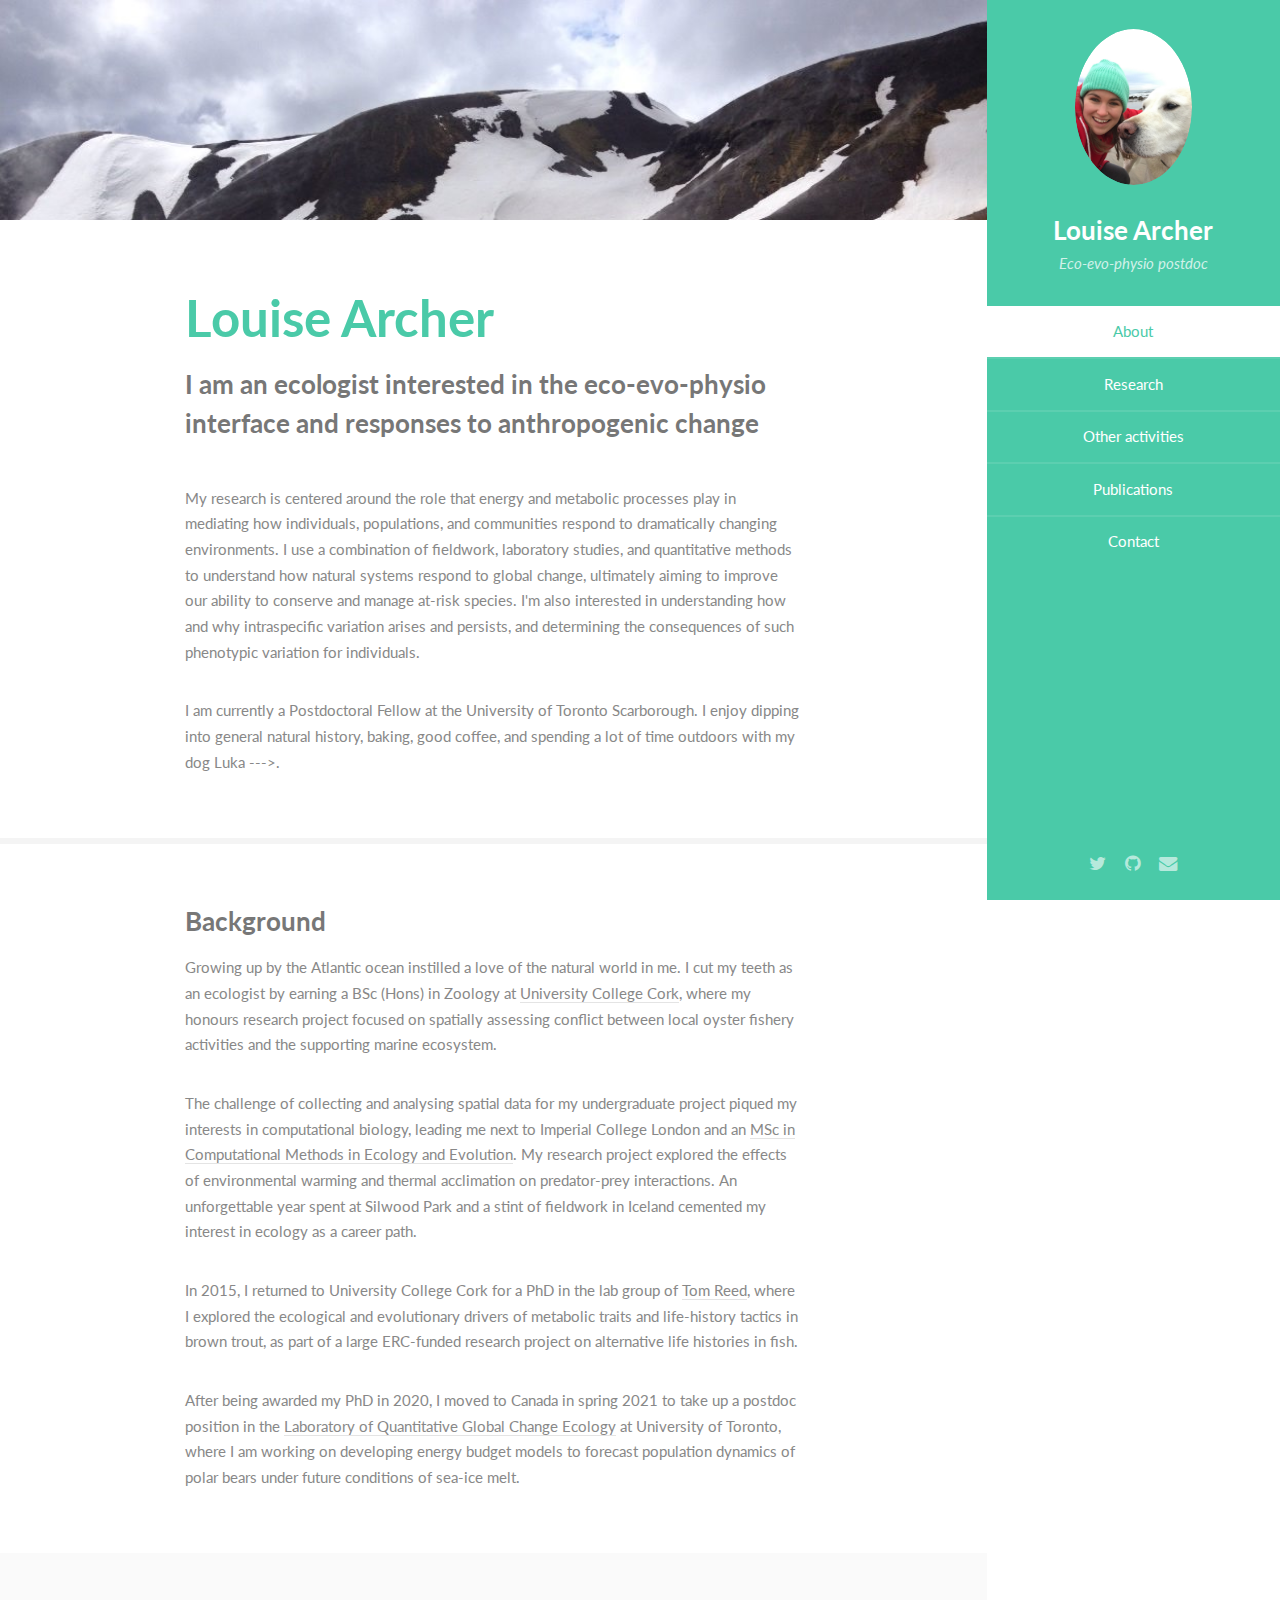
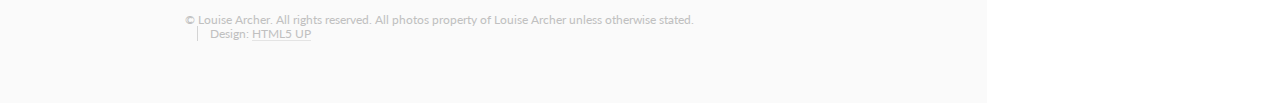
<file: index.html>
<!DOCTYPE HTML>
<!--
	Read Only by HTML5 UP
	html5up.net | @n33co
	Free for personal and commercial use under the CCA 3.0 license (html5up.net/license)
-->
<html>
	<head>
		<title>Louise Archer</title>
		<meta charset="utf-8" />
		<meta name="viewport" content="width=device-width, initial-scale=1" />
		<!--[if lte IE 8]><script src="assets/js/ie/html5shiv.js"></script><![endif]-->
		<link rel="stylesheet" href="assets/css/main.css" />
		<!--[if lte IE 8]><link rel="stylesheet" href="assets/css/ie8.css" /><![endif]-->
	</head>
	<body>
		
		<!-- Header -->
			<section id="header">
				<header>
					<span class="image avatar"><img src="images/IMG_0831.jpg" alt="" /></span>
					<h1 id="logo"><a href="#">Louise Archer</a></h1>
					<p>Eco-evo-physio postdoc
					</p>
				</header>
				<nav id="nav">
					<ul>
						<li><a href="https://louarcher.github.io/#one"class=active >About</a></li>
						<li><a href="https://louarcher.github.io/Research">Research</a></li>
						<li><a href="http://louarcher.github.io/Activities">Other activities</a></li>
						<li><a href="https://louarcher.github.io/Publications">Publications</a></li>
						<li><a href="https://louarcher.github.io/Contact">Contact</a></li>
					</ul>
				</nav>
				<footer>
					<ul class="icons">
						<li><a href="https://twitter.com/archington_1991" class="icon fa-twitter"><span class="label">Twitter</span></a></li>
						<li><a href="https://github.com/louarcher" class="icon fa-github"><span class="label">Github</span></a></li>
						<li><a href="#four" class="icon fa-envelope"><span class="label">Email</span></a></li>
					</ul>
				</footer>
			</section>

	

		<!-- Wrapper -->
			<div id="wrapper">

				<!-- Main -->
					<div id="main">

						<!-- One -->
							<section id="one">
								<div class="container">
									<header class="major">
										<h2>Louise Archer</h2>
										<p>I am an ecologist interested in the eco-evo-physio interface and responses to anthropogenic change</p>
									</header>
									<p>My research is centered around the role that energy and metabolic processes play in mediating how individuals, populations, and communities respond to dramatically changing environments. I use a combination of fieldwork, laboratory studies, and quantitative methods to understand how natural systems respond to global change, ultimately aiming to improve our ability to conserve and manage at-risk species. 
									I'm also interested in understanding how and why intraspecific variation arises and persists, and determining the consequences of such phenotypic variation for individuals.</p>
									<p>I am currently a Postdoctoral Fellow at the University of Toronto Scarborough. I enjoy dipping into general natural history, baking, good coffee, and spending a lot of time outdoors with my dog Luka --->.</p>
								</div>
							</section>

						<!-- Two -->
							<section id="two">
								<div class="container">
									<h3>Background</h3>
									<p>Growing up by the Atlantic ocean instilled a love of the natural world in me. I cut my teeth as an ecologist by earning a BSc (Hons) in Zoology at <a href="https://www.ucc.ie/en/bees/">University College Cork</a>, where my honours research project focused on spatially assessing conflict between local oyster fishery activities and the supporting marine ecosystem. </p>
									<p>The challenge of collecting and analysing spatial data for my undergraduate project piqued my interests in computational biology, leading me next to Imperial College London and an <a href="http://www.imperial.ac.uk/life-sciences/postgraduate/masters-courses/computational-methods-in-ecology-and-evolution/">MSc in Computational Methods in Ecology and Evolution</a>. My research project explored the effects of environmental warming and thermal acclimation on predator-prey interactions. An unforgettable year spent at Silwood Park and a stint of fieldwork in Iceland cemented my interest in ecology as a career path.</p>
									<p>In 2015, I returned to University College Cork for a PhD in the lab group of <a href="http://research.ucc.ie/profiles/D026/treed" target="_blank">Tom Reed</a>, where I explored the ecological and evolutionary drivers of metabolic traits and life-history tactics in brown trout, as part of a large ERC-funded research project on alternative life histories in fish.</p>
									<p>After being awarded my PhD in 2020, I moved to Canada in spring 2021 to take up a postdoc position in the <a href="https://www.utsc.utoronto.ca/labs/molnar/" target="_blank">Laboratory of Quantitative Global Change Ecology</a> at University of Toronto, where I am working on developing energy budget models to forecast population dynamics of polar bears under future conditions of sea-ice melt.</p>
								</div>
							</section>

					

					
						<!-- Five -->
						<!--
							<section id="five">
								<div class="container">
									<h3>Elements</h3>

									<section>
										<h4>Text</h4>
										<p>This is <b>bold</b> and this is <strong>strong</strong>. This is <i>italic</i> and this is <em>emphasized</em>.
										This is <sup>superscript</sup> text and this is <sub>subscript</sub> text.
										This is <u>underlined</u> and this is code: <code>for (;;) { ... }</code>. Finally, <a href="#">this is a link</a>.</p>
										<hr />
										<header>
											<h4>Heading with a Subtitle</h4>
											<p>Lorem ipsum dolor sit amet nullam id egestas urna aliquam</p>
										</header>
										<p>Nunc lacinia ante nunc ac lobortis. Interdum adipiscing gravida odio porttitor sem non mi integer non faucibus ornare mi ut ante amet placerat aliquet. Volutpat eu sed ante lacinia sapien lorem accumsan varius montes viverra nibh in adipiscing blandit tempus accumsan.</p>
										<header>
											<h5>Heading with a Subtitle</h5>
											<p>Lorem ipsum dolor sit amet nullam id egestas urna aliquam</p>
										</header>
										<p>Nunc lacinia ante nunc ac lobortis. Interdum adipiscing gravida odio porttitor sem non mi integer non faucibus ornare mi ut ante amet placerat aliquet. Volutpat eu sed ante lacinia sapien lorem accumsan varius montes viverra nibh in adipiscing blandit tempus accumsan.</p>
										<hr />
										<h2>Heading Level 2</h2>
										<h3>Heading Level 3</h3>
										<h4>Heading Level 4</h4>
										<h5>Heading Level 5</h5>
										<h6>Heading Level 6</h6>
										<hr />
										<h5>Blockquote</h5>
										<blockquote>Fringilla nisl. Donec accumsan interdum nisi, quis tincidunt felis sagittis eget tempus euismod. Vestibulum ante ipsum primis in faucibus vestibulum. Blandit adipiscing eu felis iaculis volutpat ac adipiscing accumsan faucibus. Vestibulum ante ipsum primis in faucibus lorem ipsum dolor sit amet nullam adipiscing eu felis.</blockquote>
										<h5>Preformatted</h5>
										<pre><code>i = 0;

	while (!deck.isInOrder()) {
	    print 'Iteration ' + i;
	    deck.shuffle();
	    i++;
	}

	print 'It took ' + i + ' iterations to sort the deck.';</code></pre>
									</section>

									<section>
										<h4>Lists</h4>
										<div class="row">
											<div class="6u 12u(xsmall)">
												<h5>Unordered</h5>
												<ul>
													<li>Dolor pulvinar etiam magna etiam.</li>
													<li>Sagittis adipiscing lorem eleifend.</li>
													<li>Felis enim feugiat dolore viverra.</li>
												</ul>
												<h5>Alternate</h5>
												<ul class="alt">
													<li>Dolor pulvinar etiam magna etiam.</li>
													<li>Sagittis adipiscing lorem eleifend.</li>
													<li>Felis enim feugiat dolore viverra.</li>
												</ul>
											</div>
											<div class="6u 12u(xsmall)">
												<h5>Ordered</h5>
												<ol>
													<li>Dolor pulvinar etiam magna etiam.</li>
													<li>Etiam vel felis at lorem sed viverra.</li>
													<li>Felis enim feugiat dolore viverra.</li>
													<li>Dolor pulvinar etiam magna etiam.</li>
													<li>Etiam vel felis at lorem sed viverra.</li>
													<li>Felis enim feugiat dolore viverra.</li>
												</ol>
												<h5>Icons</h5>
												<ul class="icons">
													<li><a href="#" class="icon fa-twitter"><span class="label">Twitter</span></a></li>
													<li><a href="#" class="icon fa-facebook"><span class="label">Facebook</span></a></li>
													<li><a href="#" class="icon fa-instagram"><span class="label">Instagram</span></a></li>
													<li><a href="#" class="icon fa-github"><span class="label">Github</span></a></li>
													<li><a href="#" class="icon fa-dribbble"><span class="label">Dribbble</span></a></li>
													<li><a href="#" class="icon fa-tumblr"><span class="label">Tumblr</span></a></li>
												</ul>
											</div>
										</div>
										<h5>Actions</h5>
										<ul class="actions">
											<li><a href="#" class="button special">Default</a></li>
											<li><a href="#" class="button">Default</a></li>
											<li><a href="#" class="button alt">Default</a></li>
										</ul>
										<ul class="actions small">
											<li><a href="#" class="button special small">Small</a></li>
											<li><a href="#" class="button small">Small</a></li>
											<li><a href="#" class="button alt small">Small</a></li>
										</ul>
										<div class="row">
											<div class="3u 6u(medium) 12u$(xsmall)">
												<ul class="actions vertical">
													<li><a href="#" class="button special">Default</a></li>
													<li><a href="#" class="button">Default</a></li>
													<li><a href="#" class="button alt">Default</a></li>
												</ul>
											</div>
											<div class="3u 6u$(medium) 12u$(xsmall)">
												<ul class="actions vertical small">
													<li><a href="#" class="button special small">Small</a></li>
													<li><a href="#" class="button small">Small</a></li>
													<li><a href="#" class="button alt small">Small</a></li>
												</ul>
											</div>
											<div class="3u 6u(medium) 12u$(xsmall)">
												<ul class="actions vertical">
													<li><a href="#" class="button special fit">Default</a></li>
													<li><a href="#" class="button fit">Default</a></li>
													<li><a href="#" class="button alt fit">Default</a></li>
												</ul>
											</div>
											<div class="3u 6u$(medium) 12u$(xsmall)">
												<ul class="actions vertical small">
													<li><a href="#" class="button special small fit">Small</a></li>
													<li><a href="#" class="button small fit">Small</a></li>
													<li><a href="#" class="button alt small fit">Small</a></li>
												</ul>
											</div>
										</div>
									</section>

									<section>
										<h4>Table</h4>
										<h5>Default</h5>
										<div class="table-wrapper">
											<table>
												<thead>
													<tr>
														<th>Name</th>
														<th>Description</th>
														<th>Price</th>
													</tr>
												</thead>
												<tbody>
													<tr>
														<td>Item One</td>
														<td>Ante turpis integer aliquet porttitor.</td>
														<td>29.99</td>
													</tr>
													<tr>
														<td>Item Two</td>
														<td>Vis ac commodo adipiscing arcu aliquet.</td>
														<td>19.99</td>
													</tr>
													<tr>
														<td>Item Three</td>
														<td> Morbi faucibus arcu accumsan lorem.</td>
														<td>29.99</td>
													</tr>
													<tr>
														<td>Item Four</td>
														<td>Vitae integer tempus condimentum.</td>
														<td>19.99</td>
													</tr>
													<tr>
														<td>Item Five</td>
														<td>Ante turpis integer aliquet porttitor.</td>
														<td>29.99</td>
													</tr>
												</tbody>
												<tfoot>
													<tr>
														<td colspan="2"></td>
														<td>100.00</td>
													</tr>
												</tfoot>
											</table>
										</div>

										<h5>Alternate</h5>
										<div class="table-wrapper">
											<table class="alt">
												<thead>
													<tr>
														<th>Name</th>
														<th>Description</th>
														<th>Price</th>
													</tr>
												</thead>
												<tbody>
													<tr>
														<td>Item One</td>
														<td>Ante turpis integer aliquet porttitor.</td>
														<td>29.99</td>
													</tr>
													<tr>
														<td>Item Two</td>
														<td>Vis ac commodo adipiscing arcu aliquet.</td>
														<td>19.99</td>
													</tr>
													<tr>
														<td>Item Three</td>
														<td> Morbi faucibus arcu accumsan lorem.</td>
														<td>29.99</td>
													</tr>
													<tr>
														<td>Item Four</td>
														<td>Vitae integer tempus condimentum.</td>
														<td>19.99</td>
													</tr>
													<tr>
														<td>Item Five</td>
														<td>Ante turpis integer aliquet porttitor.</td>
														<td>29.99</td>
													</tr>
												</tbody>
												<tfoot>
													<tr>
														<td colspan="2"></td>
														<td>100.00</td>
													</tr>
												</tfoot>
											</table>
										</div>
									</section>

									<section>
										<h4>Buttons</h4>
										<ul class="actions">
											<li><a href="#" class="button special">Special</a></li>
											<li><a href="#" class="button">Default</a></li>
											<li><a href="#" class="button alt">Alternate</a></li>
										</ul>
										<ul class="actions">
											<li><a href="#" class="button special big">Big</a></li>
											<li><a href="#" class="button">Default</a></li>
											<li><a href="#" class="button alt small">Small</a></li>
										</ul>
										<ul class="actions fit">
											<li><a href="#" class="button special fit">Fit</a></li>
											<li><a href="#" class="button fit">Fit</a></li>
											<li><a href="#" class="button alt fit">Fit</a></li>
										</ul>
										<ul class="actions fit small">
											<li><a href="#" class="button special fit small">Fit + Small</a></li>
											<li><a href="#" class="button fit small">Fit + Small</a></li>
											<li><a href="#" class="button alt fit small">Fit + Small</a></li>
										</ul>
										<ul class="actions">
											<li><a href="#" class="button special icon fa-download">Icon</a></li>
											<li><a href="#" class="button icon fa-download">Icon</a></li>
											<li><a href="#" class="button alt icon fa-check">Icon</a></li>
										</ul>
										<ul class="actions">
											<li><span class="button special disabled">Special</span></li>
											<li><span class="button disabled">Default</span></li>
											<li><span class="button alt disabled">Alternate</span></li>
										</ul>
									</section>

									<section>
										<h4>Form</h4>
										<form method="post" action="#">
											<div class="row uniform">
												<div class="6u 12u(xsmall)">
													<input type="text" name="demo-name" id="demo-name" value="" placeholder="Name" />
												</div>
												<div class="6u 12u(xsmall)">
													<input type="email" name="demo-email" id="demo-email" value="" placeholder="Email" />
												</div>
											</div>
											<div class="row uniform">
												<div class="12u">
													<div class="select-wrapper">
														<select name="demo-category" id="demo-category">
															<option value="">- Category -</option>
															<option value="1">Manufacturing</option>
															<option value="1">Shipping</option>
															<option value="1">Administration</option>
															<option value="1">Human Resources</option>
														</select>
													</div>
												</div>
											</div>
											<div class="row uniform">
												<div class="4u 12u(medium)">
													<input type="radio" id="demo-priority-low" name="demo-priority" checked>
													<label for="demo-priority-low">Low Priority</label>
												</div>
												<div class="4u 12u(medium)">
													<input type="radio" id="demo-priority-normal" name="demo-priority">
													<label for="demo-priority-normal">Normal Priority</label>
												</div>
												<div class="4u 12u(medium)">
													<input type="radio" id="demo-priority-high" name="demo-priority">
													<label for="demo-priority-high">High Priority</label>
												</div>
											</div>
											<div class="row uniform">
												<div class="6u 12u(medium)">
													<input type="checkbox" id="demo-copy" name="demo-copy">
													<label for="demo-copy">Email me a copy of this message</label>
												</div>
												<div class="6u 12u(medium)">
													<input type="checkbox" id="demo-human" name="demo-human" checked>
													<label for="demo-human">I am a human and not a robot</label>
												</div>
											</div>
											<div class="row uniform">
												<div class="12u">
													<textarea name="demo-message" id="demo-message" placeholder="Enter your message" rows="6"></textarea>
												</div>
											</div>
											<div class="row uniform">
												<div class="12u">
													<ul class="actions">
														<li><input type="submit" value="Send Message" /></li>
														<li><input type="reset" value="Reset" class="alt" /></li>
													</ul>
												</div>
											</div>
										</form>
									</section>

									<section>
										<h4>Image</h4>
										<h5>Fit</h5>
										<span class="image fit"><img src="images/banner.jpg" alt="" /></span>
										<div class="box alt">
											<div class="row 50% uniform">
												<div class="4u"><span class="image fit"><img src="images/pic01.jpg" alt="" /></span></div>
												<div class="4u"><span class="image fit"><img src="images/pic02.jpg" alt="" /></span></div>
												<div class="4u"><span class="image fit"><img src="images/pic03.jpg" alt="" /></span></div>
											</div>
											<div class="row 50% uniform">
												<div class="4u"><span class="image fit"><img src="images/pic02.jpg" alt="" /></span></div>
												<div class="4u"><span class="image fit"><img src="images/pic03.jpg" alt="" /></span></div>
												<div class="4u"><span class="image fit"><img src="images/pic01.jpg" alt="" /></span></div>
											</div>
											<div class="row 50% uniform">
												<div class="4u"><span class="image fit"><img src="images/pic03.jpg" alt="" /></span></div>
												<div class="4u"><span class="image fit"><img src="images/pic01.jpg" alt="" /></span></div>
												<div class="4u"><span class="image fit"><img src="images/pic02.jpg" alt="" /></span></div>
											</div>
										</div>
										<h5>Left &amp; Right</h5>
										<p><span class="image left"><img src="images/avatar.jpg" alt="" /></span>Fringilla nisl. Donec accumsan interdum nisi, quis tincidunt felis sagittis eget. tempus euismod. Vestibulum ante ipsum primis in faucibus vestibulum. Blandit adipiscing eu felis iaculis volutpat ac adipiscing accumsan eu faucibus. Integer ac pellentesque praesent tincidunt felis sagittis eget. tempus euismod. Vestibulum ante ipsum primis in faucibus vestibulum. Blandit adipiscing eu felis iaculis volutpat ac adipiscing accumsan eu faucibus. Integer ac pellentesque praesent. Donec accumsan interdum nisi, quis tincidunt felis sagittis eget. tempus euismod. Vestibulum ante ipsum primis in faucibus vestibulum. Blandit adipiscing eu felis iaculis volutpat ac adipiscing accumsan eu faucibus. Integer ac pellentesque praesent tincidunt felis sagittis eget. tempus euismod. Vestibulum ante ipsum primis in faucibus vestibulum. Blandit adipiscing eu felis iaculis volutpat ac adipiscing accumsan eu faucibus. Integer ac pellentesque praesent.</p>
										<p><span class="image right"><img src="images/avatar.jpg" alt="" /></span>Fringilla nisl. Donec accumsan interdum nisi, quis tincidunt felis sagittis eget. tempus euismod. Vestibulum ante ipsum primis in faucibus vestibulum. Blandit adipiscing eu felis iaculis volutpat ac adipiscing accumsan eu faucibus. Integer ac pellentesque praesent tincidunt felis sagittis eget. tempus euismod. Vestibulum ante ipsum primis in faucibus vestibulum. Blandit adipiscing eu felis iaculis volutpat ac adipiscing accumsan eu faucibus. Integer ac pellentesque praesent. Donec accumsan interdum nisi, quis tincidunt felis sagittis eget. tempus euismod. Vestibulum ante ipsum primis in faucibus vestibulum. Blandit adipiscing eu felis iaculis volutpat ac adipiscing accumsan eu faucibus. Integer ac pellentesque praesent tincidunt felis sagittis eget. tempus euismod. Vestibulum ante ipsum primis in faucibus vestibulum. Blandit adipiscing eu felis iaculis volutpat ac adipiscing accumsan eu faucibus. Integer ac pellentesque praesent.</p>
									</section>

								</div>
							</section>
						-->

					</div>

				<!-- Footer -->
					<section id="footer">
						<div class="container">
							<ul class="copyright">
								<li>&copy; Louise Archer. All rights reserved. All photos property of Louise Archer unless otherwise stated. </li><li>Design: <a href="http://html5up.net">HTML5 UP</a></li>
							</ul>
						</div>
					</section>

			</div>

		<!-- Scripts -->
			<script src="assets/js/jquery.min.js"></script>
			<script src="assets/js/jquery.scrollzer.min.js"></script>
			<script src="assets/js/jquery.scrolly.min.js"></script>
			<script src="assets/js/skel.min.js"></script>
			<script src="assets/js/util.js"></script>
			<!--[if lte IE 8]><script src="assets/js/ie/respond.min.js"></script><![endif]-->
			<script src="assets/js/main.js"></script>

	</body>
</html>
</file>
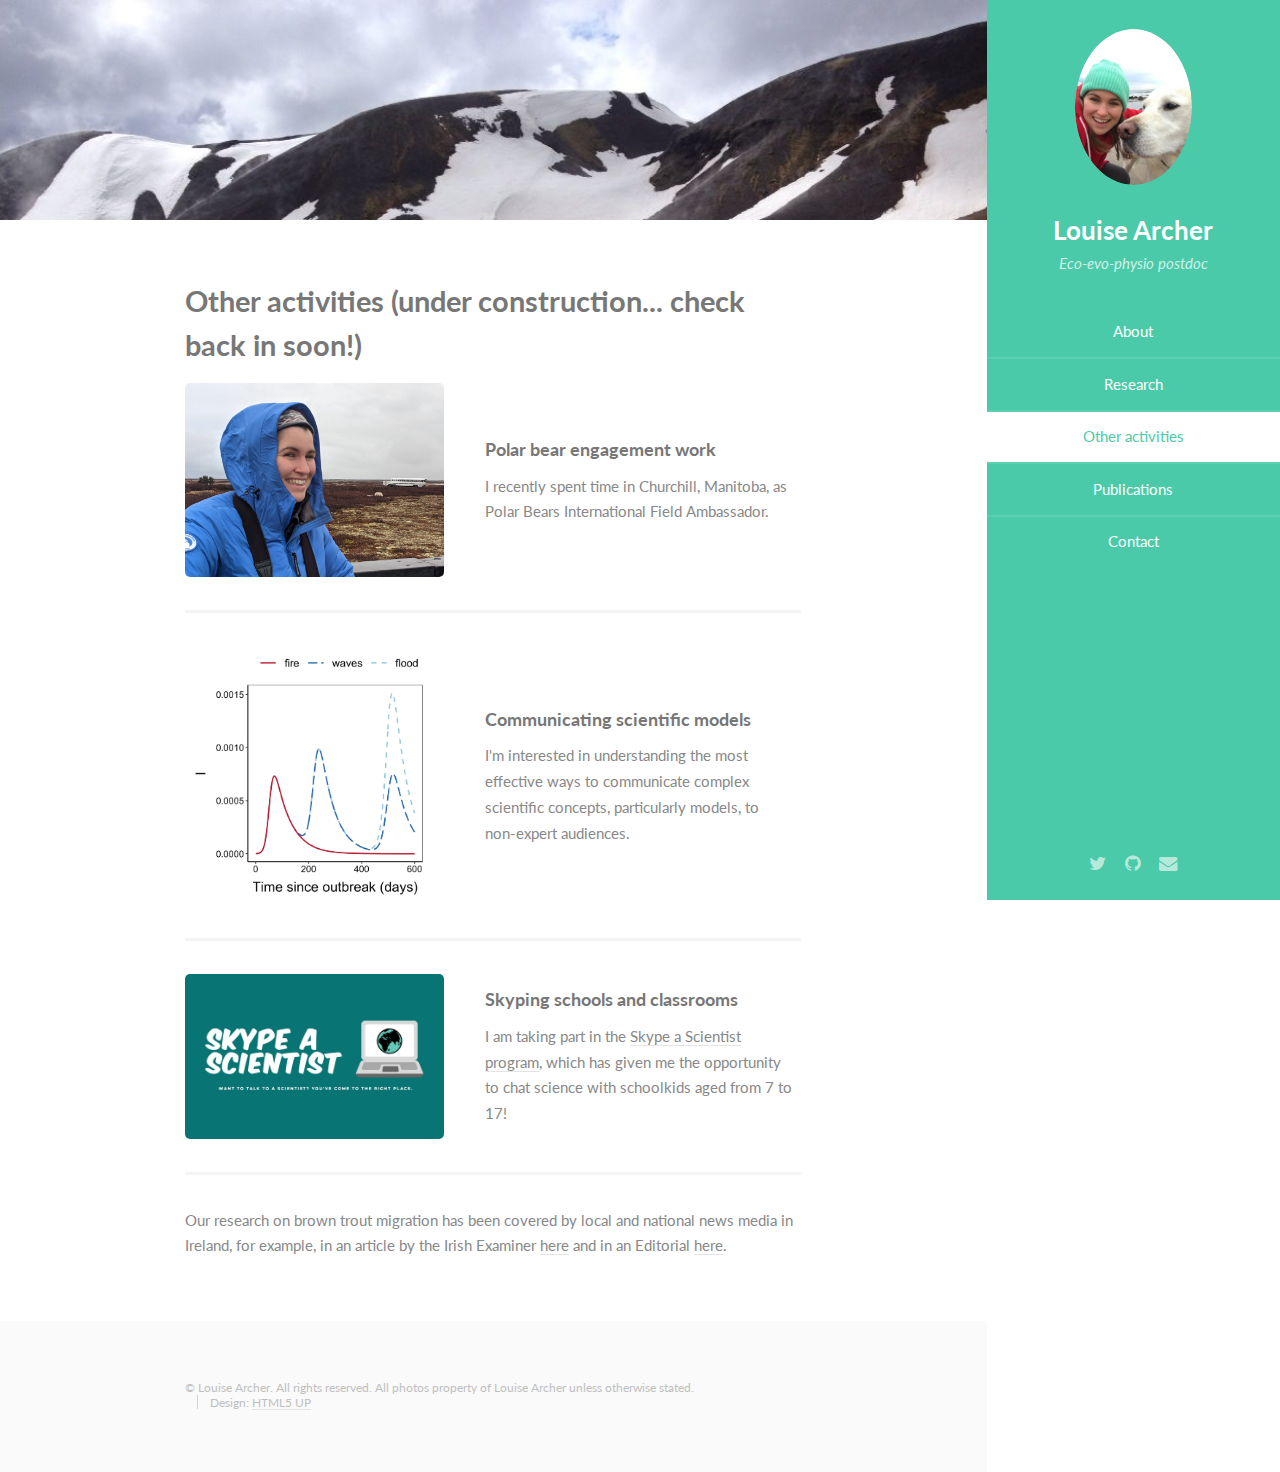
<file: Activities.html>
<!DOCTYPE HTML>
  <!--
  Read Only by HTML5 UP
html5up.net | @n33co
Free for personal and commercial use under the CCA 3.0 license (html5up.net/license)
-->
  <html>
  <head>
  <title>Louise Archer</title>
  <meta charset="utf-8" />
  <meta name="viewport" content="width=device-width, initial-scale=1" />
  <!--[if lte IE 8]><script src="assets/js/ie/html5shiv.js"></script><![endif]-->
  <link rel="stylesheet" href="assets/css/main.css" />
  <!--[if lte IE 8]><link rel="stylesheet" href="assets/css/ie8.css" /><![endif]-->
  </head>
  <body>
  
  <!-- Header -->
  <section id="header">
  <header>
  <span class="image avatar"><img src="images/IMG_0831.jpg" alt="" /></span>
  <h1 id="logo"><a href="#">Louise Archer</a></h1>
  <p>Eco-evo-physio postdoc
</p>
  </header>
  <nav id="nav">
  <ul>
  <li><a href="https://louarcher.github.io/#one" >About</a></li>
  <li><a href="https://louarcher.github.io/Research">Research</a></li>
  <li><a href="http://louarcher.github.io/Activities"class=active>Other activities</a></li>
  <li><a href="https://louarcher.github.io/Publications">Publications</a></li>
  <li><a href="https://louarcher.github.io/#four">Contact</a></li>
  </ul>
  </nav>
  <footer>
  <ul class="icons">
  <li><a href="https://twitter.com/archington_1991" class="icon fa-twitter"><span class="label">Twitter</span></a></li>
  <li><a href="https://github.com/louarcher" class="icon fa-github"><span class="label">Github</span></a></li>
  <li><a href="#four" class="icon fa-envelope"><span class="label">Email</span></a></li>
  </ul>
  </footer>
  </section>
  
  
  
  <!-- Wrapper -->
  <div id="wrapper">
  
  <!-- Main -->
  <div id="main">
  
  
  
  <!-- Activities -->
  <section id="one">
  <div class="container">
  <h2>Other activities (under construction... check back in soon!)</h2>
  </header>
  <div class="features">
    
    	            	<article>
											<a href="http://louarcher.github.io/Activities" class="image"><img src="images/PBI_Louise.jpg" alt="" /></a>
											<div class="inner">
												<h4>Polar bear engagement work</h4>
												<p>I recently spent time in Churchill, Manitoba, as Polar Bears International Field Ambassador. </p>
											</div>
										</article>
										
									  <article>
											<a href="http://louarcher.github.io/Activities" class="image"><img src="images/SIR_model.png" alt="" /></a>
											<div class="inner">
												<h4>Communicating scientific models</h4>
												<p>I'm interested in understanding the most effective ways to communicate complex scientific concepts, particularly models, to non-expert audiences. </p>
											</div>
										</article>
										
										<article>
											<a href="http://louarcher.github.io/Activities" class="image"><img src="images/skype_a_scientist.jpeg" alt="" /></a>
											<div class="inner">
												<h4>Skyping schools and classrooms</h4>
												<p>I am taking part in the <a href="https://www.skypeascientist.com">Skype a Scientist program</a>, which has given me the opportunity to chat science with schoolkids aged from 7 to 17! </p>
											</div>
										</article>
										
										<article>
										<p>Our research on brown trout migration has been covered by local and national news media in Ireland, for example, in an article by the Irish Examiner <a href="https://www.irishexaminer.com/farming/arid-30990952.html">here</a> and in an Editorial <a href="https://www.irishexaminer.com/news/arid-30988862.html">here</a>.</p>
										</article>
  
  
  
											</div>
										</article>
								</div>
							</section>

						

						<!-- Five -->
						<!--
							<section id="five">
								<div class="container">
									<h3>Elements</h3>

									<section>
										<h4>Text</h4>
										<p>This is <b>bold</b> and this is <strong>strong</strong>. This is <i>italic</i> and this is <em>emphasized</em>.
										This is <sup>superscript</sup> text and this is <sub>subscript</sub> text.
										This is <u>underlined</u> and this is code: <code>for (;;) { ... }</code>. Finally, <a href="#">this is a link</a>.</p>
										<hr />
										<header>
											<h4>Heading with a Subtitle</h4>
											<p>Lorem ipsum dolor sit amet nullam id egestas urna aliquam</p>
										</header>
										<p>Nunc lacinia ante nunc ac lobortis. Interdum adipiscing gravida odio porttitor sem non mi integer non faucibus ornare mi ut ante amet placerat aliquet. Volutpat eu sed ante lacinia sapien lorem accumsan varius montes viverra nibh in adipiscing blandit tempus accumsan.</p>
										<header>
											<h5>Heading with a Subtitle</h5>
											<p>Lorem ipsum dolor sit amet nullam id egestas urna aliquam</p>
										</header>
										<p>Nunc lacinia ante nunc ac lobortis. Interdum adipiscing gravida odio porttitor sem non mi integer non faucibus ornare mi ut ante amet placerat aliquet. Volutpat eu sed ante lacinia sapien lorem accumsan varius montes viverra nibh in adipiscing blandit tempus accumsan.</p>
										<hr />
										<h2>Heading Level 2</h2>
										<h3>Heading Level 3</h3>
										<h4>Heading Level 4</h4>
										<h5>Heading Level 5</h5>
										<h6>Heading Level 6</h6>
										<hr />
										<h5>Blockquote</h5>
										<blockquote>Fringilla nisl. Donec accumsan interdum nisi, quis tincidunt felis sagittis eget tempus euismod. Vestibulum ante ipsum primis in faucibus vestibulum. Blandit adipiscing eu felis iaculis volutpat ac adipiscing accumsan faucibus. Vestibulum ante ipsum primis in faucibus lorem ipsum dolor sit amet nullam adipiscing eu felis.</blockquote>
										<h5>Preformatted</h5>
										<pre><code>i = 0;

	while (!deck.isInOrder()) {
	    print 'Iteration ' + i;
	    deck.shuffle();
	    i++;
	}

	print 'It took ' + i + ' iterations to sort the deck.';</code></pre>
									</section>

									<section>
										<h4>Lists</h4>
										<div class="row">
											<div class="6u 12u(xsmall)">
												<h5>Unordered</h5>
												<ul>
													<li>Dolor pulvinar etiam magna etiam.</li>
													<li>Sagittis adipiscing lorem eleifend.</li>
													<li>Felis enim feugiat dolore viverra.</li>
												</ul>
												<h5>Alternate</h5>
												<ul class="alt">
													<li>Dolor pulvinar etiam magna etiam.</li>
													<li>Sagittis adipiscing lorem eleifend.</li>
													<li>Felis enim feugiat dolore viverra.</li>
												</ul>
											</div>
											<div class="6u 12u(xsmall)">
												<h5>Ordered</h5>
												<ol>
													<li>Dolor pulvinar etiam magna etiam.</li>
													<li>Etiam vel felis at lorem sed viverra.</li>
													<li>Felis enim feugiat dolore viverra.</li>
													<li>Dolor pulvinar etiam magna etiam.</li>
													<li>Etiam vel felis at lorem sed viverra.</li>
													<li>Felis enim feugiat dolore viverra.</li>
												</ol>
												<h5>Icons</h5>
												<ul class="icons">
													<li><a href="#" class="icon fa-twitter"><span class="label">Twitter</span></a></li>
													<li><a href="#" class="icon fa-facebook"><span class="label">Facebook</span></a></li>
													<li><a href="#" class="icon fa-instagram"><span class="label">Instagram</span></a></li>
													<li><a href="#" class="icon fa-github"><span class="label">Github</span></a></li>
													<li><a href="#" class="icon fa-dribbble"><span class="label">Dribbble</span></a></li>
													<li><a href="#" class="icon fa-tumblr"><span class="label">Tumblr</span></a></li>
												</ul>
											</div>
										</div>
										<h5>Actions</h5>
										<ul class="actions">
											<li><a href="#" class="button special">Default</a></li>
											<li><a href="#" class="button">Default</a></li>
											<li><a href="#" class="button alt">Default</a></li>
										</ul>
										<ul class="actions small">
											<li><a href="#" class="button special small">Small</a></li>
											<li><a href="#" class="button small">Small</a></li>
											<li><a href="#" class="button alt small">Small</a></li>
										</ul>
										<div class="row">
											<div class="3u 6u(medium) 12u$(xsmall)">
												<ul class="actions vertical">
													<li><a href="#" class="button special">Default</a></li>
													<li><a href="#" class="button">Default</a></li>
													<li><a href="#" class="button alt">Default</a></li>
												</ul>
											</div>
											<div class="3u 6u$(medium) 12u$(xsmall)">
												<ul class="actions vertical small">
													<li><a href="#" class="button special small">Small</a></li>
													<li><a href="#" class="button small">Small</a></li>
													<li><a href="#" class="button alt small">Small</a></li>
												</ul>
											</div>
											<div class="3u 6u(medium) 12u$(xsmall)">
												<ul class="actions vertical">
													<li><a href="#" class="button special fit">Default</a></li>
													<li><a href="#" class="button fit">Default</a></li>
													<li><a href="#" class="button alt fit">Default</a></li>
												</ul>
											</div>
											<div class="3u 6u$(medium) 12u$(xsmall)">
												<ul class="actions vertical small">
													<li><a href="#" class="button special small fit">Small</a></li>
													<li><a href="#" class="button small fit">Small</a></li>
													<li><a href="#" class="button alt small fit">Small</a></li>
												</ul>
											</div>
										</div>
									</section>

									<section>
										<h4>Table</h4>
										<h5>Default</h5>
										<div class="table-wrapper">
											<table>
												<thead>
													<tr>
														<th>Name</th>
														<th>Description</th>
														<th>Price</th>
													</tr>
												</thead>
												<tbody>
													<tr>
														<td>Item One</td>
														<td>Ante turpis integer aliquet porttitor.</td>
														<td>29.99</td>
													</tr>
													<tr>
														<td>Item Two</td>
														<td>Vis ac commodo adipiscing arcu aliquet.</td>
														<td>19.99</td>
													</tr>
													<tr>
														<td>Item Three</td>
														<td> Morbi faucibus arcu accumsan lorem.</td>
														<td>29.99</td>
													</tr>
													<tr>
														<td>Item Four</td>
														<td>Vitae integer tempus condimentum.</td>
														<td>19.99</td>
													</tr>
													<tr>
														<td>Item Five</td>
														<td>Ante turpis integer aliquet porttitor.</td>
														<td>29.99</td>
													</tr>
												</tbody>
												<tfoot>
													<tr>
														<td colspan="2"></td>
														<td>100.00</td>
													</tr>
												</tfoot>
											</table>
										</div>

										<h5>Alternate</h5>
										<div class="table-wrapper">
											<table class="alt">
												<thead>
													<tr>
														<th>Name</th>
														<th>Description</th>
														<th>Price</th>
													</tr>
												</thead>
												<tbody>
													<tr>
														<td>Item One</td>
														<td>Ante turpis integer aliquet porttitor.</td>
														<td>29.99</td>
													</tr>
													<tr>
														<td>Item Two</td>
														<td>Vis ac commodo adipiscing arcu aliquet.</td>
														<td>19.99</td>
													</tr>
													<tr>
														<td>Item Three</td>
														<td> Morbi faucibus arcu accumsan lorem.</td>
														<td>29.99</td>
													</tr>
													<tr>
														<td>Item Four</td>
														<td>Vitae integer tempus condimentum.</td>
														<td>19.99</td>
													</tr>
													<tr>
														<td>Item Five</td>
														<td>Ante turpis integer aliquet porttitor.</td>
														<td>29.99</td>
													</tr>
												</tbody>
												<tfoot>
													<tr>
														<td colspan="2"></td>
														<td>100.00</td>
													</tr>
												</tfoot>
											</table>
										</div>
									</section>

									<section>
										<h4>Buttons</h4>
										<ul class="actions">
											<li><a href="#" class="button special">Special</a></li>
											<li><a href="#" class="button">Default</a></li>
											<li><a href="#" class="button alt">Alternate</a></li>
										</ul>
										<ul class="actions">
											<li><a href="#" class="button special big">Big</a></li>
											<li><a href="#" class="button">Default</a></li>
											<li><a href="#" class="button alt small">Small</a></li>
										</ul>
										<ul class="actions fit">
											<li><a href="#" class="button special fit">Fit</a></li>
											<li><a href="#" class="button fit">Fit</a></li>
											<li><a href="#" class="button alt fit">Fit</a></li>
										</ul>
										<ul class="actions fit small">
											<li><a href="#" class="button special fit small">Fit + Small</a></li>
											<li><a href="#" class="button fit small">Fit + Small</a></li>
											<li><a href="#" class="button alt fit small">Fit + Small</a></li>
										</ul>
										<ul class="actions">
											<li><a href="#" class="button special icon fa-download">Icon</a></li>
											<li><a href="#" class="button icon fa-download">Icon</a></li>
											<li><a href="#" class="button alt icon fa-check">Icon</a></li>
										</ul>
										<ul class="actions">
											<li><span class="button special disabled">Special</span></li>
											<li><span class="button disabled">Default</span></li>
											<li><span class="button alt disabled">Alternate</span></li>
										</ul>
									</section>

									<section>
										<h4>Form</h4>
										<form method="post" action="#">
											<div class="row uniform">
												<div class="6u 12u(xsmall)">
													<input type="text" name="demo-name" id="demo-name" value="" placeholder="Name" />
												</div>
												<div class="6u 12u(xsmall)">
													<input type="email" name="demo-email" id="demo-email" value="" placeholder="Email" />
												</div>
											</div>
											<div class="row uniform">
												<div class="12u">
													<div class="select-wrapper">
														<select name="demo-category" id="demo-category">
															<option value="">- Category -</option>
															<option value="1">Manufacturing</option>
															<option value="1">Shipping</option>
															<option value="1">Administration</option>
															<option value="1">Human Resources</option>
														</select>
													</div>
												</div>
											</div>
											<div class="row uniform">
												<div class="4u 12u(medium)">
													<input type="radio" id="demo-priority-low" name="demo-priority" checked>
													<label for="demo-priority-low">Low Priority</label>
												</div>
												<div class="4u 12u(medium)">
													<input type="radio" id="demo-priority-normal" name="demo-priority">
													<label for="demo-priority-normal">Normal Priority</label>
												</div>
												<div class="4u 12u(medium)">
													<input type="radio" id="demo-priority-high" name="demo-priority">
													<label for="demo-priority-high">High Priority</label>
												</div>
											</div>
											<div class="row uniform">
												<div class="6u 12u(medium)">
													<input type="checkbox" id="demo-copy" name="demo-copy">
													<label for="demo-copy">Email me a copy of this message</label>
												</div>
												<div class="6u 12u(medium)">
													<input type="checkbox" id="demo-human" name="demo-human" checked>
													<label for="demo-human">I am a human and not a robot</label>
												</div>
											</div>
											<div class="row uniform">
												<div class="12u">
													<textarea name="demo-message" id="demo-message" placeholder="Enter your message" rows="6"></textarea>
												</div>
											</div>
											<div class="row uniform">
												<div class="12u">
													<ul class="actions">
														<li><input type="submit" value="Send Message" /></li>
														<li><input type="reset" value="Reset" class="alt" /></li>
													</ul>
												</div>
											</div>
										</form>
									</section>

									<section>
										<h4>Image</h4>
										<h5>Fit</h5>
										<span class="image fit"><img src="images/banner.jpg" alt="" /></span>
										<div class="box alt">
											<div class="row 50% uniform">
												<div class="4u"><span class="image fit"><img src="images/pic01.jpg" alt="" /></span></div>
												<div class="4u"><span class="image fit"><img src="images/pic02.jpg" alt="" /></span></div>
												<div class="4u"><span class="image fit"><img src="images/pic03.jpg" alt="" /></span></div>
											</div>
											<div class="row 50% uniform">
												<div class="4u"><span class="image fit"><img src="images/pic02.jpg" alt="" /></span></div>
												<div class="4u"><span class="image fit"><img src="images/pic03.jpg" alt="" /></span></div>
												<div class="4u"><span class="image fit"><img src="images/pic01.jpg" alt="" /></span></div>
											</div>
											<div class="row 50% uniform">
												<div class="4u"><span class="image fit"><img src="images/pic03.jpg" alt="" /></span></div>
												<div class="4u"><span class="image fit"><img src="images/pic01.jpg" alt="" /></span></div>
												<div class="4u"><span class="image fit"><img src="images/pic02.jpg" alt="" /></span></div>
											</div>
										</div>
										<h5>Left &amp; Right</h5>
										<p><span class="image left"><img src="images/avatar.jpg" alt="" /></span>Fringilla nisl. Donec accumsan interdum nisi, quis tincidunt felis sagittis eget. tempus euismod. Vestibulum ante ipsum primis in faucibus vestibulum. Blandit adipiscing eu felis iaculis volutpat ac adipiscing accumsan eu faucibus. Integer ac pellentesque praesent tincidunt felis sagittis eget. tempus euismod. Vestibulum ante ipsum primis in faucibus vestibulum. Blandit adipiscing eu felis iaculis volutpat ac adipiscing accumsan eu faucibus. Integer ac pellentesque praesent. Donec accumsan interdum nisi, quis tincidunt felis sagittis eget. tempus euismod. Vestibulum ante ipsum primis in faucibus vestibulum. Blandit adipiscing eu felis iaculis volutpat ac adipiscing accumsan eu faucibus. Integer ac pellentesque praesent tincidunt felis sagittis eget. tempus euismod. Vestibulum ante ipsum primis in faucibus vestibulum. Blandit adipiscing eu felis iaculis volutpat ac adipiscing accumsan eu faucibus. Integer ac pellentesque praesent.</p>
										<p><span class="image right"><img src="images/avatar.jpg" alt="" /></span>Fringilla nisl. Donec accumsan interdum nisi, quis tincidunt felis sagittis eget. tempus euismod. Vestibulum ante ipsum primis in faucibus vestibulum. Blandit adipiscing eu felis iaculis volutpat ac adipiscing accumsan eu faucibus. Integer ac pellentesque praesent tincidunt felis sagittis eget. tempus euismod. Vestibulum ante ipsum primis in faucibus vestibulum. Blandit adipiscing eu felis iaculis volutpat ac adipiscing accumsan eu faucibus. Integer ac pellentesque praesent. Donec accumsan interdum nisi, quis tincidunt felis sagittis eget. tempus euismod. Vestibulum ante ipsum primis in faucibus vestibulum. Blandit adipiscing eu felis iaculis volutpat ac adipiscing accumsan eu faucibus. Integer ac pellentesque praesent tincidunt felis sagittis eget. tempus euismod. Vestibulum ante ipsum primis in faucibus vestibulum. Blandit adipiscing eu felis iaculis volutpat ac adipiscing accumsan eu faucibus. Integer ac pellentesque praesent.</p>
									</section>

								</div>
							</section>
						-->

					</div>

				<!-- Footer -->
					<section id="footer">
						<div class="container">
							<ul class="copyright">
								<li>&copy; Louise Archer. All rights reserved. All photos property of Louise Archer unless otherwise stated. </li><li>Design: <a href="http://html5up.net">HTML5 UP</a></li>
							</ul>
						</div>
					</section>

			</div>

		<!-- Scripts -->
			<script src="assets/js/jquery.min.js"></script>
			<script src="assets/js/jquery.scrollzer.min.js"></script>
			<script src="assets/js/jquery.scrolly.min.js"></script>
			<script src="assets/js/skel.min.js"></script>
			<script src="assets/js/util.js"></script>
			<!--[if lte IE 8]><script src="assets/js/ie/respond.min.js"></script><![endif]-->
			<script src="assets/js/main.js"></script>

	</body>
</html>
</file>
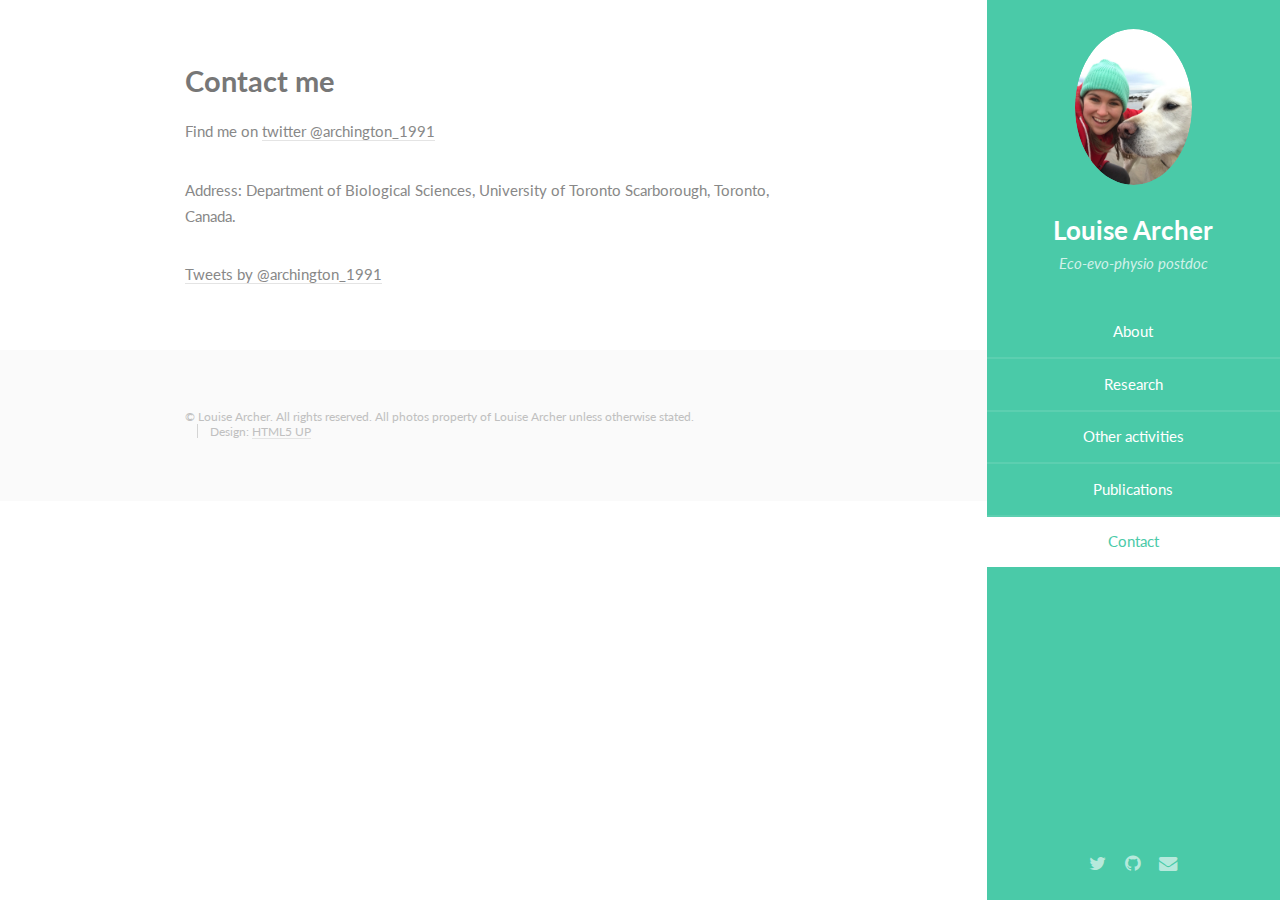
<file: Contact.html>
<!DOCTYPE HTML>
<!--
	Read Only by HTML5 UP
	html5up.net | @n33co
	Free for personal and commercial use under the CCA 3.0 license (html5up.net/license)
-->
<html>
	<head>
		<title>Louise Archer</title>
		<meta charset="utf-8" />
		<meta name="viewport" content="width=device-width, initial-scale=1" />
		<!--[if lte IE 8]><script src="assets/js/ie/html5shiv.js"></script><![endif]-->
		<link rel="stylesheet" href="assets/css/main.css" />
		<!--[if lte IE 8]><link rel="stylesheet" href="assets/css/ie8.css" /><![endif]-->
	</head>
	<body>
		
		<!-- Header -->
			<section id="header">
				<header>
					<span class="image avatar"><img src="images/IMG_0831.jpg" alt="" /></span>
					<h1 id="logo"><a href="#">Louise Archer</a></h1>
					<p>Eco-evo-physio postdoc
					</p>
				</header>
				<nav id="nav">
					<ul>
						<li><a href="https://louarcher.github.io/#one" >About</a></li>
						<li><a href="https://louarcher.github.io/Research">Research</a></li>
						<li><a href="http://louarcher.github.io/Activities">Other activities</a></li>
						<li><a href="https://louarcher.github.io/Publications">Publications</a></li>
						<li><a href="https://louarcher.github.io/Contact"class=active>Contact</a></li>
					</ul>
				</nav>
				<footer>
					<ul class="icons">
						<li><a href="https://twitter.com/archington_1991" class="icon fa-twitter"><span class="label">Twitter</span></a></li>
						<li><a href="https://github.com/louarcher" class="icon fa-github"><span class="label">Github</span></a></li>
						<li><a href="#four" class="icon fa-envelope"><span class="label">Email</span></a></li>
					</ul>
				</footer>
			</section>

		

		<!-- Wrapper -->
			<div id="wrapper">

				<!-- Main -->
					<div id="main">


							
							<!-- Contact -->
							<section id="Contact">
								<div class="container">
									<h2>Contact me</h2>
									</header>
									<p>Find me on <a href="https://twitter.com/archington_1991">twitter @archington_1991</a> </p>
									<p>Address: Department of Biological Sciences, University of Toronto Scarborough, Toronto, Canada.  </p>
									<p><a class="twitter-timeline" href="https://twitter.com/archington_1991" data-widget-id="717786524608249857">Tweets by @archington_1991</a>
<script>!function(d,s,id){var js,fjs=d.getElementsByTagName(s)[0],p=/^http:/.test(d.location)?'http':'https';if(!d.getElementById(id)){js=d.createElement(s);js.id=id;js.src=p+"://platform.twitter.com/widgets.js";fjs.parentNode.insertBefore(js,fjs);}}(document,"script","twitter-wjs");</script>
 </p>
								</div>
							</section>



						

						<!-- Five -->
						<!--
							<section id="five">
								<div class="container">
									<h3>Elements</h3>

									<section>
										<h4>Text</h4>
										<p>This is <b>bold</b> and this is <strong>strong</strong>. This is <i>italic</i> and this is <em>emphasized</em>.
										This is <sup>superscript</sup> text and this is <sub>subscript</sub> text.
										This is <u>underlined</u> and this is code: <code>for (;;) { ... }</code>. Finally, <a href="#">this is a link</a>.</p>
										<hr />
										<header>
											<h4>Heading with a Subtitle</h4>
											<p>Lorem ipsum dolor sit amet nullam id egestas urna aliquam</p>
										</header>
										<p>Nunc lacinia ante nunc ac lobortis. Interdum adipiscing gravida odio porttitor sem non mi integer non faucibus ornare mi ut ante amet placerat aliquet. Volutpat eu sed ante lacinia sapien lorem accumsan varius montes viverra nibh in adipiscing blandit tempus accumsan.</p>
										<header>
											<h5>Heading with a Subtitle</h5>
											<p>Lorem ipsum dolor sit amet nullam id egestas urna aliquam</p>
										</header>
										<p>Nunc lacinia ante nunc ac lobortis. Interdum adipiscing gravida odio porttitor sem non mi integer non faucibus ornare mi ut ante amet placerat aliquet. Volutpat eu sed ante lacinia sapien lorem accumsan varius montes viverra nibh in adipiscing blandit tempus accumsan.</p>
										<hr />
										<h2>Heading Level 2</h2>
										<h3>Heading Level 3</h3>
										<h4>Heading Level 4</h4>
										<h5>Heading Level 5</h5>
										<h6>Heading Level 6</h6>
										<hr />
										<h5>Blockquote</h5>
										<blockquote>Fringilla nisl. Donec accumsan interdum nisi, quis tincidunt felis sagittis eget tempus euismod. Vestibulum ante ipsum primis in faucibus vestibulum. Blandit adipiscing eu felis iaculis volutpat ac adipiscing accumsan faucibus. Vestibulum ante ipsum primis in faucibus lorem ipsum dolor sit amet nullam adipiscing eu felis.</blockquote>
										<h5>Preformatted</h5>
										<pre><code>i = 0;

	while (!deck.isInOrder()) {
	    print 'Iteration ' + i;
	    deck.shuffle();
	    i++;
	}

	print 'It took ' + i + ' iterations to sort the deck.';</code></pre>
									</section>

									<section>
										<h4>Lists</h4>
										<div class="row">
											<div class="6u 12u(xsmall)">
												<h5>Unordered</h5>
												<ul>
													<li>Dolor pulvinar etiam magna etiam.</li>
													<li>Sagittis adipiscing lorem eleifend.</li>
													<li>Felis enim feugiat dolore viverra.</li>
												</ul>
												<h5>Alternate</h5>
												<ul class="alt">
													<li>Dolor pulvinar etiam magna etiam.</li>
													<li>Sagittis adipiscing lorem eleifend.</li>
													<li>Felis enim feugiat dolore viverra.</li>
												</ul>
											</div>
											<div class="6u 12u(xsmall)">
												<h5>Ordered</h5>
												<ol>
													<li>Dolor pulvinar etiam magna etiam.</li>
													<li>Etiam vel felis at lorem sed viverra.</li>
													<li>Felis enim feugiat dolore viverra.</li>
													<li>Dolor pulvinar etiam magna etiam.</li>
													<li>Etiam vel felis at lorem sed viverra.</li>
													<li>Felis enim feugiat dolore viverra.</li>
												</ol>
												<h5>Icons</h5>
												<ul class="icons">
													<li><a href="#" class="icon fa-twitter"><span class="label">Twitter</span></a></li>
													<li><a href="#" class="icon fa-facebook"><span class="label">Facebook</span></a></li>
													<li><a href="#" class="icon fa-instagram"><span class="label">Instagram</span></a></li>
													<li><a href="#" class="icon fa-github"><span class="label">Github</span></a></li>
													<li><a href="#" class="icon fa-dribbble"><span class="label">Dribbble</span></a></li>
													<li><a href="#" class="icon fa-tumblr"><span class="label">Tumblr</span></a></li>
												</ul>
											</div>
										</div>
										<h5>Actions</h5>
										<ul class="actions">
											<li><a href="#" class="button special">Default</a></li>
											<li><a href="#" class="button">Default</a></li>
											<li><a href="#" class="button alt">Default</a></li>
										</ul>
										<ul class="actions small">
											<li><a href="#" class="button special small">Small</a></li>
											<li><a href="#" class="button small">Small</a></li>
											<li><a href="#" class="button alt small">Small</a></li>
										</ul>
										<div class="row">
											<div class="3u 6u(medium) 12u$(xsmall)">
												<ul class="actions vertical">
													<li><a href="#" class="button special">Default</a></li>
													<li><a href="#" class="button">Default</a></li>
													<li><a href="#" class="button alt">Default</a></li>
												</ul>
											</div>
											<div class="3u 6u$(medium) 12u$(xsmall)">
												<ul class="actions vertical small">
													<li><a href="#" class="button special small">Small</a></li>
													<li><a href="#" class="button small">Small</a></li>
													<li><a href="#" class="button alt small">Small</a></li>
												</ul>
											</div>
											<div class="3u 6u(medium) 12u$(xsmall)">
												<ul class="actions vertical">
													<li><a href="#" class="button special fit">Default</a></li>
													<li><a href="#" class="button fit">Default</a></li>
													<li><a href="#" class="button alt fit">Default</a></li>
												</ul>
											</div>
											<div class="3u 6u$(medium) 12u$(xsmall)">
												<ul class="actions vertical small">
													<li><a href="#" class="button special small fit">Small</a></li>
													<li><a href="#" class="button small fit">Small</a></li>
													<li><a href="#" class="button alt small fit">Small</a></li>
												</ul>
											</div>
										</div>
									</section>

									<section>
										<h4>Table</h4>
										<h5>Default</h5>
										<div class="table-wrapper">
											<table>
												<thead>
													<tr>
														<th>Name</th>
														<th>Description</th>
														<th>Price</th>
													</tr>
												</thead>
												<tbody>
													<tr>
														<td>Item One</td>
														<td>Ante turpis integer aliquet porttitor.</td>
														<td>29.99</td>
													</tr>
													<tr>
														<td>Item Two</td>
														<td>Vis ac commodo adipiscing arcu aliquet.</td>
														<td>19.99</td>
													</tr>
													<tr>
														<td>Item Three</td>
														<td> Morbi faucibus arcu accumsan lorem.</td>
														<td>29.99</td>
													</tr>
													<tr>
														<td>Item Four</td>
														<td>Vitae integer tempus condimentum.</td>
														<td>19.99</td>
													</tr>
													<tr>
														<td>Item Five</td>
														<td>Ante turpis integer aliquet porttitor.</td>
														<td>29.99</td>
													</tr>
												</tbody>
												<tfoot>
													<tr>
														<td colspan="2"></td>
														<td>100.00</td>
													</tr>
												</tfoot>
											</table>
										</div>

										<h5>Alternate</h5>
										<div class="table-wrapper">
											<table class="alt">
												<thead>
													<tr>
														<th>Name</th>
														<th>Description</th>
														<th>Price</th>
													</tr>
												</thead>
												<tbody>
													<tr>
														<td>Item One</td>
														<td>Ante turpis integer aliquet porttitor.</td>
														<td>29.99</td>
													</tr>
													<tr>
														<td>Item Two</td>
														<td>Vis ac commodo adipiscing arcu aliquet.</td>
														<td>19.99</td>
													</tr>
													<tr>
														<td>Item Three</td>
														<td> Morbi faucibus arcu accumsan lorem.</td>
														<td>29.99</td>
													</tr>
													<tr>
														<td>Item Four</td>
														<td>Vitae integer tempus condimentum.</td>
														<td>19.99</td>
													</tr>
													<tr>
														<td>Item Five</td>
														<td>Ante turpis integer aliquet porttitor.</td>
														<td>29.99</td>
													</tr>
												</tbody>
												<tfoot>
													<tr>
														<td colspan="2"></td>
														<td>100.00</td>
													</tr>
												</tfoot>
											</table>
										</div>
									</section>

									<section>
										<h4>Buttons</h4>
										<ul class="actions">
											<li><a href="#" class="button special">Special</a></li>
											<li><a href="#" class="button">Default</a></li>
											<li><a href="#" class="button alt">Alternate</a></li>
										</ul>
										<ul class="actions">
											<li><a href="#" class="button special big">Big</a></li>
											<li><a href="#" class="button">Default</a></li>
											<li><a href="#" class="button alt small">Small</a></li>
										</ul>
										<ul class="actions fit">
											<li><a href="#" class="button special fit">Fit</a></li>
											<li><a href="#" class="button fit">Fit</a></li>
											<li><a href="#" class="button alt fit">Fit</a></li>
										</ul>
										<ul class="actions fit small">
											<li><a href="#" class="button special fit small">Fit + Small</a></li>
											<li><a href="#" class="button fit small">Fit + Small</a></li>
											<li><a href="#" class="button alt fit small">Fit + Small</a></li>
										</ul>
										<ul class="actions">
											<li><a href="#" class="button special icon fa-download">Icon</a></li>
											<li><a href="#" class="button icon fa-download">Icon</a></li>
											<li><a href="#" class="button alt icon fa-check">Icon</a></li>
										</ul>
										<ul class="actions">
											<li><span class="button special disabled">Special</span></li>
											<li><span class="button disabled">Default</span></li>
											<li><span class="button alt disabled">Alternate</span></li>
										</ul>
									</section>

									<section>
										<h4>Form</h4>
										<form method="post" action="#">
											<div class="row uniform">
												<div class="6u 12u(xsmall)">
													<input type="text" name="demo-name" id="demo-name" value="" placeholder="Name" />
												</div>
												<div class="6u 12u(xsmall)">
													<input type="email" name="demo-email" id="demo-email" value="" placeholder="Email" />
												</div>
											</div>
											<div class="row uniform">
												<div class="12u">
													<div class="select-wrapper">
														<select name="demo-category" id="demo-category">
															<option value="">- Category -</option>
															<option value="1">Manufacturing</option>
															<option value="1">Shipping</option>
															<option value="1">Administration</option>
															<option value="1">Human Resources</option>
														</select>
													</div>
												</div>
											</div>
											<div class="row uniform">
												<div class="4u 12u(medium)">
													<input type="radio" id="demo-priority-low" name="demo-priority" checked>
													<label for="demo-priority-low">Low Priority</label>
												</div>
												<div class="4u 12u(medium)">
													<input type="radio" id="demo-priority-normal" name="demo-priority">
													<label for="demo-priority-normal">Normal Priority</label>
												</div>
												<div class="4u 12u(medium)">
													<input type="radio" id="demo-priority-high" name="demo-priority">
													<label for="demo-priority-high">High Priority</label>
												</div>
											</div>
											<div class="row uniform">
												<div class="6u 12u(medium)">
													<input type="checkbox" id="demo-copy" name="demo-copy">
													<label for="demo-copy">Email me a copy of this message</label>
												</div>
												<div class="6u 12u(medium)">
													<input type="checkbox" id="demo-human" name="demo-human" checked>
													<label for="demo-human">I am a human and not a robot</label>
												</div>
											</div>
											<div class="row uniform">
												<div class="12u">
													<textarea name="demo-message" id="demo-message" placeholder="Enter your message" rows="6"></textarea>
												</div>
											</div>
											<div class="row uniform">
												<div class="12u">
													<ul class="actions">
														<li><input type="submit" value="Send Message" /></li>
														<li><input type="reset" value="Reset" class="alt" /></li>
													</ul>
												</div>
											</div>
										</form>
									</section>

									<section>
										<h4>Image</h4>
										<h5>Fit</h5>
										<span class="image fit"><img src="images/banner.jpg" alt="" /></span>
										<div class="box alt">
											<div class="row 50% uniform">
												<div class="4u"><span class="image fit"><img src="images/pic01.jpg" alt="" /></span></div>
												<div class="4u"><span class="image fit"><img src="images/pic02.jpg" alt="" /></span></div>
												<div class="4u"><span class="image fit"><img src="images/pic03.jpg" alt="" /></span></div>
											</div>
											<div class="row 50% uniform">
												<div class="4u"><span class="image fit"><img src="images/pic02.jpg" alt="" /></span></div>
												<div class="4u"><span class="image fit"><img src="images/pic03.jpg" alt="" /></span></div>
												<div class="4u"><span class="image fit"><img src="images/pic01.jpg" alt="" /></span></div>
											</div>
											<div class="row 50% uniform">
												<div class="4u"><span class="image fit"><img src="images/pic03.jpg" alt="" /></span></div>
												<div class="4u"><span class="image fit"><img src="images/pic01.jpg" alt="" /></span></div>
												<div class="4u"><span class="image fit"><img src="images/pic02.jpg" alt="" /></span></div>
											</div>
										</div>
										<h5>Left &amp; Right</h5>
										<p><span class="image left"><img src="images/avatar.jpg" alt="" /></span>Fringilla nisl. Donec accumsan interdum nisi, quis tincidunt felis sagittis eget. tempus euismod. Vestibulum ante ipsum primis in faucibus vestibulum. Blandit adipiscing eu felis iaculis volutpat ac adipiscing accumsan eu faucibus. Integer ac pellentesque praesent tincidunt felis sagittis eget. tempus euismod. Vestibulum ante ipsum primis in faucibus vestibulum. Blandit adipiscing eu felis iaculis volutpat ac adipiscing accumsan eu faucibus. Integer ac pellentesque praesent. Donec accumsan interdum nisi, quis tincidunt felis sagittis eget. tempus euismod. Vestibulum ante ipsum primis in faucibus vestibulum. Blandit adipiscing eu felis iaculis volutpat ac adipiscing accumsan eu faucibus. Integer ac pellentesque praesent tincidunt felis sagittis eget. tempus euismod. Vestibulum ante ipsum primis in faucibus vestibulum. Blandit adipiscing eu felis iaculis volutpat ac adipiscing accumsan eu faucibus. Integer ac pellentesque praesent.</p>
										<p><span class="image right"><img src="images/avatar.jpg" alt="" /></span>Fringilla nisl. Donec accumsan interdum nisi, quis tincidunt felis sagittis eget. tempus euismod. Vestibulum ante ipsum primis in faucibus vestibulum. Blandit adipiscing eu felis iaculis volutpat ac adipiscing accumsan eu faucibus. Integer ac pellentesque praesent tincidunt felis sagittis eget. tempus euismod. Vestibulum ante ipsum primis in faucibus vestibulum. Blandit adipiscing eu felis iaculis volutpat ac adipiscing accumsan eu faucibus. Integer ac pellentesque praesent. Donec accumsan interdum nisi, quis tincidunt felis sagittis eget. tempus euismod. Vestibulum ante ipsum primis in faucibus vestibulum. Blandit adipiscing eu felis iaculis volutpat ac adipiscing accumsan eu faucibus. Integer ac pellentesque praesent tincidunt felis sagittis eget. tempus euismod. Vestibulum ante ipsum primis in faucibus vestibulum. Blandit adipiscing eu felis iaculis volutpat ac adipiscing accumsan eu faucibus. Integer ac pellentesque praesent.</p>
									</section>

								</div>
							</section>
						-->

					</div>

				<!-- Footer -->
					<section id="footer">
						<div class="container">
							<ul class="copyright">
								<li>&copy; Louise Archer. All rights reserved. All photos property of Louise Archer unless otherwise stated. </li><li>Design: <a href="http://html5up.net">HTML5 UP</a></li>
							</ul>
						</div>
					</section>

			</div>

		<!-- Scripts -->
			<script src="assets/js/jquery.min.js"></script>
			<script src="assets/js/jquery.scrollzer.min.js"></script>
			<script src="assets/js/jquery.scrolly.min.js"></script>
			<script src="assets/js/skel.min.js"></script>
			<script src="assets/js/util.js"></script>
			<!--[if lte IE 8]><script src="assets/js/ie/respond.min.js"></script><![endif]-->
			<script src="assets/js/main.js"></script>

	</body>
</html>
</file>
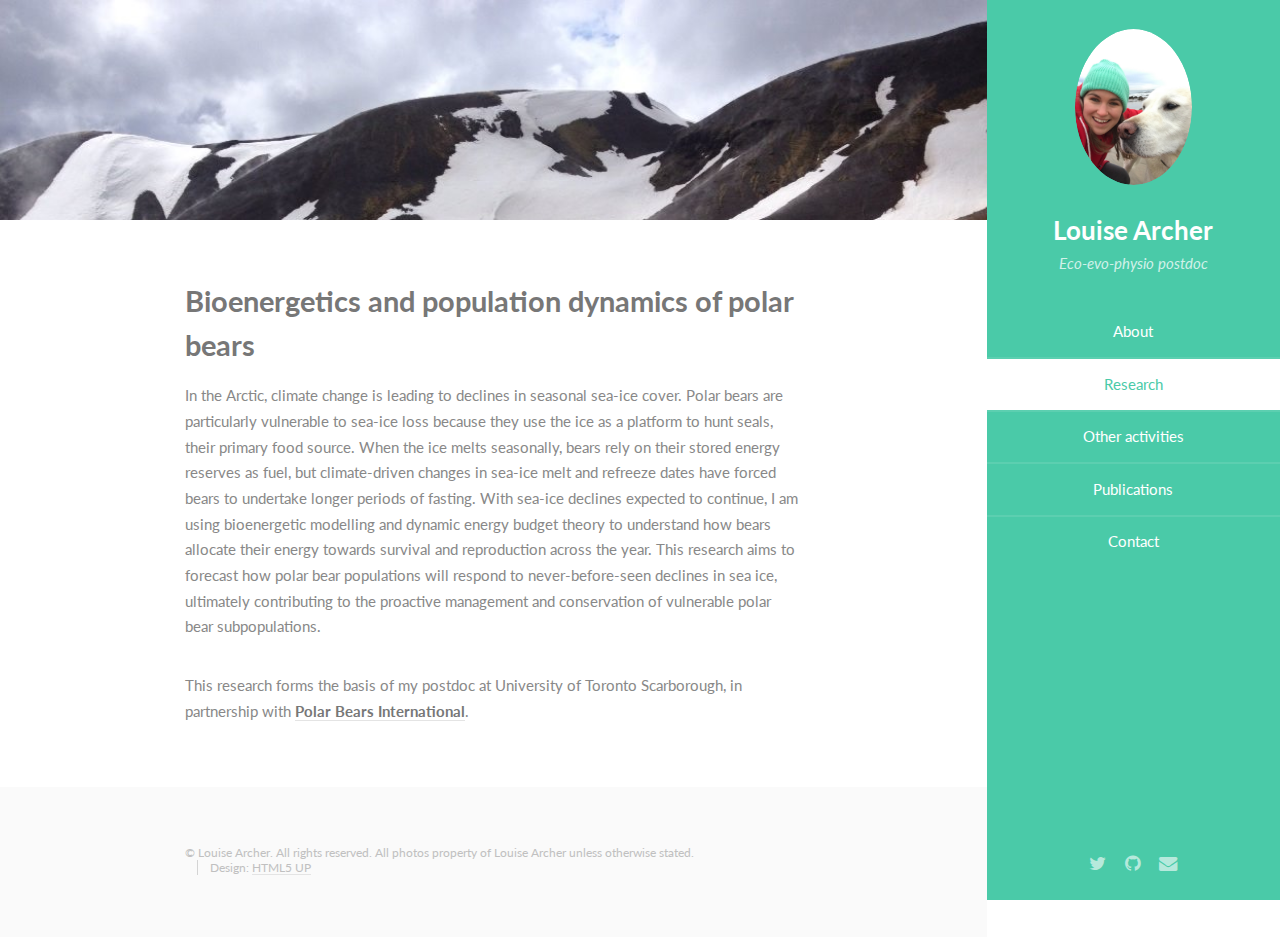
<file: PolarBears.html>
<!DOCTYPE HTML>
<!--
	Read Only by HTML5 UP
	html5up.net | @n33co
	Free for personal and commercial use under the CCA 3.0 license (html5up.net/license)
-->
<html>
	<head>
		<title>Louise Archer</title>
		<meta charset="utf-8" />
		<meta name="viewport" content="width=device-width, initial-scale=1" />
		<!--[if lte IE 8]><script src="assets/js/ie/html5shiv.js"></script><![endif]-->
		<link rel="stylesheet" href="assets/css/main.css" />
		<!--[if lte IE 8]><link rel="stylesheet" href="assets/css/ie8.css" /><![endif]-->
	</head>
	<body>
		
		<!-- Header -->
			<section id="header">
				<header>
					<span class="image avatar"><img src="images/IMG_0831.jpg" alt="" /></span>
					<h1 id="logo"><a href="#">Louise Archer</a></h1>
					<p>Eco-evo-physio postdoc
					</p>
				</header>
				<nav id="nav">
					<ul>
						<li><a href="https://louarcher.github.io/#one" >About</a></li>
						<li><a href="https://louarcher.github.io/Research"class=active>Research</a></li>
						<li><a href="http://louarcher.github.io/Activities">Other activities</a></li>
						<li><a href="https://louarcher.github.io/Publications">Publications</a></li>
						<li><a href="https://louarcher.github.io/#four">Contact</a></li>
					</ul>
				</nav>
				<footer>
					<ul class="icons">
						<li><a href="https://twitter.com/archington_1991" class="icon fa-twitter"><span class="label">Twitter</span></a></li>
						<li><a href="https://github.com/louarcher" class="icon fa-github"><span class="label">Github</span></a></li>
						<li><a href="#four" class="icon fa-envelope"><span class="label">Email</span></a></li>
					</ul>
				</footer>
			</section>

		

		<!-- Wrapper -->
			<div id="wrapper">

				<!-- Main -->
					<div id="main">

						<!-- One -->
							<section id="one">
								<div class="container">
										<h2>Bioenergetics and population dynamics of polar bears</h2>
									</header>
									<p>In the Arctic, climate change is leading to declines in seasonal sea-ice cover. Polar bears are particularly vulnerable to sea-ice loss because they use the ice as a platform to hunt seals, their primary food source. When the ice melts seasonally, bears rely on their stored energy reserves as fuel, but climate-driven changes in sea-ice melt and refreeze dates have forced bears to undertake longer periods of fasting. With sea-ice declines expected to continue, I am using bioenergetic modelling and dynamic energy budget theory to understand how bears allocate their energy towards survival and reproduction across the year. This research aims to forecast how polar bear populations will respond to never-before-seen declines in sea ice, ultimately contributing to the proactive management and conservation of vulnerable polar bear subpopulations.</p>
									<p>This research forms the basis of my postdoc at University of Toronto Scarborough, in partnership with <a href="https://polarbearsinternational.org"><b>Polar Bears International</b></a>.</p> 
								</div>
							</section>

						

						<!-- Five -->
						<!--
							<section id="five">
								<div class="container">
									<h3>Elements</h3>

									<section>
										<h4>Text</h4>
										<p>This is <b>bold</b> and this is <strong>strong</strong>. This is <i>italic</i> and this is <em>emphasized</em>.
										This is <sup>superscript</sup> text and this is <sub>subscript</sub> text.
										This is <u>underlined</u> and this is code: <code>for (;;) { ... }</code>. Finally, <a href="#">this is a link</a>.</p>
										<hr />
										<header>
											<h4>Heading with a Subtitle</h4>
											<p>Lorem ipsum dolor sit amet nullam id egestas urna aliquam</p>
										</header>
										<p>Nunc lacinia ante nunc ac lobortis. Interdum adipiscing gravida odio porttitor sem non mi integer non faucibus ornare mi ut ante amet placerat aliquet. Volutpat eu sed ante lacinia sapien lorem accumsan varius montes viverra nibh in adipiscing blandit tempus accumsan.</p>
										<header>
											<h5>Heading with a Subtitle</h5>
											<p>Lorem ipsum dolor sit amet nullam id egestas urna aliquam</p>
										</header>
										<p>Nunc lacinia ante nunc ac lobortis. Interdum adipiscing gravida odio porttitor sem non mi integer non faucibus ornare mi ut ante amet placerat aliquet. Volutpat eu sed ante lacinia sapien lorem accumsan varius montes viverra nibh in adipiscing blandit tempus accumsan.</p>
										<hr />
										<h2>Heading Level 2</h2>
										<h3>Heading Level 3</h3>
										<h4>Heading Level 4</h4>
										<h5>Heading Level 5</h5>
										<h6>Heading Level 6</h6>
										<hr />
										<h5>Blockquote</h5>
										<blockquote>Fringilla nisl. Donec accumsan interdum nisi, quis tincidunt felis sagittis eget tempus euismod. Vestibulum ante ipsum primis in faucibus vestibulum. Blandit adipiscing eu felis iaculis volutpat ac adipiscing accumsan faucibus. Vestibulum ante ipsum primis in faucibus lorem ipsum dolor sit amet nullam adipiscing eu felis.</blockquote>
										<h5>Preformatted</h5>
										<pre><code>i = 0;

	while (!deck.isInOrder()) {
	    print 'Iteration ' + i;
	    deck.shuffle();
	    i++;
	}

	print 'It took ' + i + ' iterations to sort the deck.';</code></pre>
									</section>

									<section>
										<h4>Lists</h4>
										<div class="row">
											<div class="6u 12u(xsmall)">
												<h5>Unordered</h5>
												<ul>
													<li>Dolor pulvinar etiam magna etiam.</li>
													<li>Sagittis adipiscing lorem eleifend.</li>
													<li>Felis enim feugiat dolore viverra.</li>
												</ul>
												<h5>Alternate</h5>
												<ul class="alt">
													<li>Dolor pulvinar etiam magna etiam.</li>
													<li>Sagittis adipiscing lorem eleifend.</li>
													<li>Felis enim feugiat dolore viverra.</li>
												</ul>
											</div>
											<div class="6u 12u(xsmall)">
												<h5>Ordered</h5>
												<ol>
													<li>Dolor pulvinar etiam magna etiam.</li>
													<li>Etiam vel felis at lorem sed viverra.</li>
													<li>Felis enim feugiat dolore viverra.</li>
													<li>Dolor pulvinar etiam magna etiam.</li>
													<li>Etiam vel felis at lorem sed viverra.</li>
													<li>Felis enim feugiat dolore viverra.</li>
												</ol>
												<h5>Icons</h5>
												<ul class="icons">
													<li><a href="#" class="icon fa-twitter"><span class="label">Twitter</span></a></li>
													<li><a href="#" class="icon fa-facebook"><span class="label">Facebook</span></a></li>
													<li><a href="#" class="icon fa-instagram"><span class="label">Instagram</span></a></li>
													<li><a href="#" class="icon fa-github"><span class="label">Github</span></a></li>
													<li><a href="#" class="icon fa-dribbble"><span class="label">Dribbble</span></a></li>
													<li><a href="#" class="icon fa-tumblr"><span class="label">Tumblr</span></a></li>
												</ul>
											</div>
										</div>
										<h5>Actions</h5>
										<ul class="actions">
											<li><a href="#" class="button special">Default</a></li>
											<li><a href="#" class="button">Default</a></li>
											<li><a href="#" class="button alt">Default</a></li>
										</ul>
										<ul class="actions small">
											<li><a href="#" class="button special small">Small</a></li>
											<li><a href="#" class="button small">Small</a></li>
											<li><a href="#" class="button alt small">Small</a></li>
										</ul>
										<div class="row">
											<div class="3u 6u(medium) 12u$(xsmall)">
												<ul class="actions vertical">
													<li><a href="#" class="button special">Default</a></li>
													<li><a href="#" class="button">Default</a></li>
													<li><a href="#" class="button alt">Default</a></li>
												</ul>
											</div>
											<div class="3u 6u$(medium) 12u$(xsmall)">
												<ul class="actions vertical small">
													<li><a href="#" class="button special small">Small</a></li>
													<li><a href="#" class="button small">Small</a></li>
													<li><a href="#" class="button alt small">Small</a></li>
												</ul>
											</div>
											<div class="3u 6u(medium) 12u$(xsmall)">
												<ul class="actions vertical">
													<li><a href="#" class="button special fit">Default</a></li>
													<li><a href="#" class="button fit">Default</a></li>
													<li><a href="#" class="button alt fit">Default</a></li>
												</ul>
											</div>
											<div class="3u 6u$(medium) 12u$(xsmall)">
												<ul class="actions vertical small">
													<li><a href="#" class="button special small fit">Small</a></li>
													<li><a href="#" class="button small fit">Small</a></li>
													<li><a href="#" class="button alt small fit">Small</a></li>
												</ul>
											</div>
										</div>
									</section>

									<section>
										<h4>Table</h4>
										<h5>Default</h5>
										<div class="table-wrapper">
											<table>
												<thead>
													<tr>
														<th>Name</th>
														<th>Description</th>
														<th>Price</th>
													</tr>
												</thead>
												<tbody>
													<tr>
														<td>Item One</td>
														<td>Ante turpis integer aliquet porttitor.</td>
														<td>29.99</td>
													</tr>
													<tr>
														<td>Item Two</td>
														<td>Vis ac commodo adipiscing arcu aliquet.</td>
														<td>19.99</td>
													</tr>
													<tr>
														<td>Item Three</td>
														<td> Morbi faucibus arcu accumsan lorem.</td>
														<td>29.99</td>
													</tr>
													<tr>
														<td>Item Four</td>
														<td>Vitae integer tempus condimentum.</td>
														<td>19.99</td>
													</tr>
													<tr>
														<td>Item Five</td>
														<td>Ante turpis integer aliquet porttitor.</td>
														<td>29.99</td>
													</tr>
												</tbody>
												<tfoot>
													<tr>
														<td colspan="2"></td>
														<td>100.00</td>
													</tr>
												</tfoot>
											</table>
										</div>

										<h5>Alternate</h5>
										<div class="table-wrapper">
											<table class="alt">
												<thead>
													<tr>
														<th>Name</th>
														<th>Description</th>
														<th>Price</th>
													</tr>
												</thead>
												<tbody>
													<tr>
														<td>Item One</td>
														<td>Ante turpis integer aliquet porttitor.</td>
														<td>29.99</td>
													</tr>
													<tr>
														<td>Item Two</td>
														<td>Vis ac commodo adipiscing arcu aliquet.</td>
														<td>19.99</td>
													</tr>
													<tr>
														<td>Item Three</td>
														<td> Morbi faucibus arcu accumsan lorem.</td>
														<td>29.99</td>
													</tr>
													<tr>
														<td>Item Four</td>
														<td>Vitae integer tempus condimentum.</td>
														<td>19.99</td>
													</tr>
													<tr>
														<td>Item Five</td>
														<td>Ante turpis integer aliquet porttitor.</td>
														<td>29.99</td>
													</tr>
												</tbody>
												<tfoot>
													<tr>
														<td colspan="2"></td>
														<td>100.00</td>
													</tr>
												</tfoot>
											</table>
										</div>
									</section>

									<section>
										<h4>Buttons</h4>
										<ul class="actions">
											<li><a href="#" class="button special">Special</a></li>
											<li><a href="#" class="button">Default</a></li>
											<li><a href="#" class="button alt">Alternate</a></li>
										</ul>
										<ul class="actions">
											<li><a href="#" class="button special big">Big</a></li>
											<li><a href="#" class="button">Default</a></li>
											<li><a href="#" class="button alt small">Small</a></li>
										</ul>
										<ul class="actions fit">
											<li><a href="#" class="button special fit">Fit</a></li>
											<li><a href="#" class="button fit">Fit</a></li>
											<li><a href="#" class="button alt fit">Fit</a></li>
										</ul>
										<ul class="actions fit small">
											<li><a href="#" class="button special fit small">Fit + Small</a></li>
											<li><a href="#" class="button fit small">Fit + Small</a></li>
											<li><a href="#" class="button alt fit small">Fit + Small</a></li>
										</ul>
										<ul class="actions">
											<li><a href="#" class="button special icon fa-download">Icon</a></li>
											<li><a href="#" class="button icon fa-download">Icon</a></li>
											<li><a href="#" class="button alt icon fa-check">Icon</a></li>
										</ul>
										<ul class="actions">
											<li><span class="button special disabled">Special</span></li>
											<li><span class="button disabled">Default</span></li>
											<li><span class="button alt disabled">Alternate</span></li>
										</ul>
									</section>

									<section>
										<h4>Form</h4>
										<form method="post" action="#">
											<div class="row uniform">
												<div class="6u 12u(xsmall)">
													<input type="text" name="demo-name" id="demo-name" value="" placeholder="Name" />
												</div>
												<div class="6u 12u(xsmall)">
													<input type="email" name="demo-email" id="demo-email" value="" placeholder="Email" />
												</div>
											</div>
											<div class="row uniform">
												<div class="12u">
													<div class="select-wrapper">
														<select name="demo-category" id="demo-category">
															<option value="">- Category -</option>
															<option value="1">Manufacturing</option>
															<option value="1">Shipping</option>
															<option value="1">Administration</option>
															<option value="1">Human Resources</option>
														</select>
													</div>
												</div>
											</div>
											<div class="row uniform">
												<div class="4u 12u(medium)">
													<input type="radio" id="demo-priority-low" name="demo-priority" checked>
													<label for="demo-priority-low">Low Priority</label>
												</div>
												<div class="4u 12u(medium)">
													<input type="radio" id="demo-priority-normal" name="demo-priority">
													<label for="demo-priority-normal">Normal Priority</label>
												</div>
												<div class="4u 12u(medium)">
													<input type="radio" id="demo-priority-high" name="demo-priority">
													<label for="demo-priority-high">High Priority</label>
												</div>
											</div>
											<div class="row uniform">
												<div class="6u 12u(medium)">
													<input type="checkbox" id="demo-copy" name="demo-copy">
													<label for="demo-copy">Email me a copy of this message</label>
												</div>
												<div class="6u 12u(medium)">
													<input type="checkbox" id="demo-human" name="demo-human" checked>
													<label for="demo-human">I am a human and not a robot</label>
												</div>
											</div>
											<div class="row uniform">
												<div class="12u">
													<textarea name="demo-message" id="demo-message" placeholder="Enter your message" rows="6"></textarea>
												</div>
											</div>
											<div class="row uniform">
												<div class="12u">
													<ul class="actions">
														<li><input type="submit" value="Send Message" /></li>
														<li><input type="reset" value="Reset" class="alt" /></li>
													</ul>
												</div>
											</div>
										</form>
									</section>

									<section>
										<h4>Image</h4>
										<h5>Fit</h5>
										<span class="image fit"><img src="images/banner.jpg" alt="" /></span>
										<div class="box alt">
											<div class="row 50% uniform">
												<div class="4u"><span class="image fit"><img src="images/pic01.jpg" alt="" /></span></div>
												<div class="4u"><span class="image fit"><img src="images/pic02.jpg" alt="" /></span></div>
												<div class="4u"><span class="image fit"><img src="images/pic03.jpg" alt="" /></span></div>
											</div>
											<div class="row 50% uniform">
												<div class="4u"><span class="image fit"><img src="images/pic02.jpg" alt="" /></span></div>
												<div class="4u"><span class="image fit"><img src="images/pic03.jpg" alt="" /></span></div>
												<div class="4u"><span class="image fit"><img src="images/pic01.jpg" alt="" /></span></div>
											</div>
											<div class="row 50% uniform">
												<div class="4u"><span class="image fit"><img src="images/pic03.jpg" alt="" /></span></div>
												<div class="4u"><span class="image fit"><img src="images/pic01.jpg" alt="" /></span></div>
												<div class="4u"><span class="image fit"><img src="images/pic02.jpg" alt="" /></span></div>
											</div>
										</div>
										<h5>Left &amp; Right</h5>
										<p><span class="image left"><img src="images/avatar.jpg" alt="" /></span>Fringilla nisl. Donec accumsan interdum nisi, quis tincidunt felis sagittis eget. tempus euismod. Vestibulum ante ipsum primis in faucibus vestibulum. Blandit adipiscing eu felis iaculis volutpat ac adipiscing accumsan eu faucibus. Integer ac pellentesque praesent tincidunt felis sagittis eget. tempus euismod. Vestibulum ante ipsum primis in faucibus vestibulum. Blandit adipiscing eu felis iaculis volutpat ac adipiscing accumsan eu faucibus. Integer ac pellentesque praesent. Donec accumsan interdum nisi, quis tincidunt felis sagittis eget. tempus euismod. Vestibulum ante ipsum primis in faucibus vestibulum. Blandit adipiscing eu felis iaculis volutpat ac adipiscing accumsan eu faucibus. Integer ac pellentesque praesent tincidunt felis sagittis eget. tempus euismod. Vestibulum ante ipsum primis in faucibus vestibulum. Blandit adipiscing eu felis iaculis volutpat ac adipiscing accumsan eu faucibus. Integer ac pellentesque praesent.</p>
										<p><span class="image right"><img src="images/avatar.jpg" alt="" /></span>Fringilla nisl. Donec accumsan interdum nisi, quis tincidunt felis sagittis eget. tempus euismod. Vestibulum ante ipsum primis in faucibus vestibulum. Blandit adipiscing eu felis iaculis volutpat ac adipiscing accumsan eu faucibus. Integer ac pellentesque praesent tincidunt felis sagittis eget. tempus euismod. Vestibulum ante ipsum primis in faucibus vestibulum. Blandit adipiscing eu felis iaculis volutpat ac adipiscing accumsan eu faucibus. Integer ac pellentesque praesent. Donec accumsan interdum nisi, quis tincidunt felis sagittis eget. tempus euismod. Vestibulum ante ipsum primis in faucibus vestibulum. Blandit adipiscing eu felis iaculis volutpat ac adipiscing accumsan eu faucibus. Integer ac pellentesque praesent tincidunt felis sagittis eget. tempus euismod. Vestibulum ante ipsum primis in faucibus vestibulum. Blandit adipiscing eu felis iaculis volutpat ac adipiscing accumsan eu faucibus. Integer ac pellentesque praesent.</p>
									</section>

								</div>
							</section>
						-->

					</div>

				<!-- Footer -->
					<section id="footer">
						<div class="container">
							<ul class="copyright">
								<li>&copy; Louise Archer. All rights reserved. All photos property of Louise Archer unless otherwise stated. </li><li>Design: <a href="http://html5up.net">HTML5 UP</a></li>
							</ul>
						</div>
					</section>

			</div>

		<!-- Scripts -->
			<script src="assets/js/jquery.min.js"></script>
			<script src="assets/js/jquery.scrollzer.min.js"></script>
			<script src="assets/js/jquery.scrolly.min.js"></script>
			<script src="assets/js/skel.min.js"></script>
			<script src="assets/js/util.js"></script>
			<!--[if lte IE 8]><script src="assets/js/ie/respond.min.js"></script><![endif]-->
			<script src="assets/js/main.js"></script>

	</body>
</html>
</file>
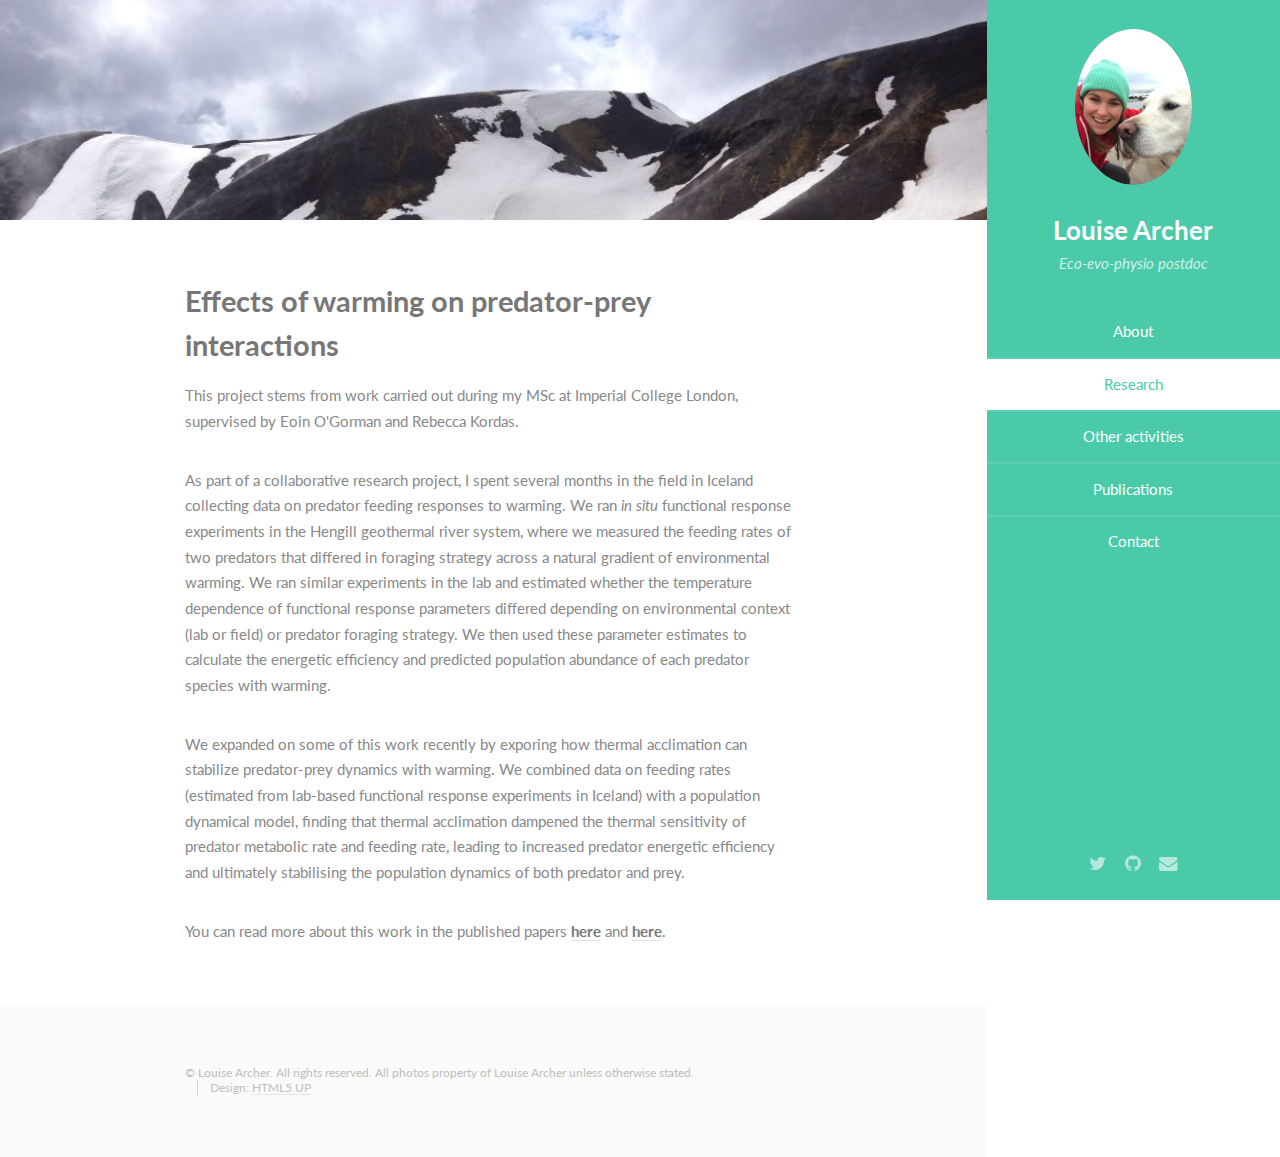
<file: PredPrey.html>
<!DOCTYPE HTML>
<!--
	Read Only by HTML5 UP
	html5up.net | @n33co
	Free for personal and commercial use under the CCA 3.0 license (html5up.net/license)
-->
<html>
	<head>
		<title>Louise Archer</title>
		<meta charset="utf-8" />
		<meta name="viewport" content="width=device-width, initial-scale=1" />
		<!--[if lte IE 8]><script src="assets/js/ie/html5shiv.js"></script><![endif]-->
		<link rel="stylesheet" href="assets/css/main.css" />
		<!--[if lte IE 8]><link rel="stylesheet" href="assets/css/ie8.css" /><![endif]-->
	</head>
	<body>
		
		<!-- Header -->
			<section id="header">
				<header>
					<span class="image avatar"><img src="images/IMG_0831.jpg" alt="" /></span>
					<h1 id="logo"><a href="#">Louise Archer</a></h1>
					<p>Eco-evo-physio postdoc
					</p>
				</header>
				<nav id="nav">
					<ul>
						<li><a href="https://louarcher.github.io/#one" >About</a></li>
						<li><a href="https://louarcher.github.io/Research"class=active>Research</a></li>
						<li><a href="http://louarcher.github.io/Activities">Other activities</a></li>
						<li><a href="https://louarcher.github.io/Publications">Publications</a></li>
						<li><a href="https://louarcher.github.io/#four">Contact</a></li>
					</ul>
				</nav>
				<footer>
					<ul class="icons">
						<li><a href="https://twitter.com/archington_1991" class="icon fa-twitter"><span class="label">Twitter</span></a></li>
						<li><a href="https://github.com/louarcher" class="icon fa-github"><span class="label">Github</span></a></li>
						<li><a href="#four" class="icon fa-envelope"><span class="label">Email</span></a></li>
					</ul>
				</footer>
			</section>

		

		<!-- Wrapper -->
			<div id="wrapper">

				<!-- Main -->
					<div id="main">

						<!-- One -->
							<section id="one">
								<div class="container">
										<h2>Effects of warming on predator-prey interactions</h2>
									</header>
									<p>This project stems from work carried out during my MSc at Imperial College London, supervised by Eoin O'Gorman and Rebecca Kordas.</p>
									As part of a collaborative research project, I spent several months in the field in Iceland collecting data on predator feeding responses to warming. We ran <i>in situ</i> functional response experiments in the Hengill geothermal river system, where we measured the feeding rates of two predators that differed in foraging strategy across a natural gradient of environmental warming. We ran similar experiments in the lab and estimated whether the temperature dependence of functional response parameters differed depending on environmental context (lab or field) or predator foraging strategy. We then used these parameter estimates to calculate the energetic efficiency and predicted population abundance of each predator species with warming.</p>
									<p> We expanded on some of this work recently by exporing how thermal acclimation can stabilize predator-prey dynamics with warming. We combined data on feeding rates (estimated from lab-based functional response experiments in Iceland) with a population dynamical model, finding that thermal acclimation dampened the thermal sensitivity of predator metabolic rate and feeding rate, leading to increased predator energetic efficiency and ultimately stabilising the population dynamics of both predator and prey. </p>
									<p>You can read more about this work in the published papers <a href = "https://besjournals.onlinelibrary.wiley.com/doi/full/10.1111/1365-2656.13060"> <b>here</b></a> and <a href = "https://onlinelibrary.wiley.com/doi/full/10.1111/gcb.15715"> <b>here</b></a>.</p>
								</div>
							</section>

						

						<!-- Five -->
						<!--
							<section id="five">
								<div class="container">
									<h3>Elements</h3>

									<section>
										<h4>Text</h4>
										<p>This is <b>bold</b> and this is <strong>strong</strong>. This is <i>italic</i> and this is <em>emphasized</em>.
										This is <sup>superscript</sup> text and this is <sub>subscript</sub> text.
										This is <u>underlined</u> and this is code: <code>for (;;) { ... }</code>. Finally, <a href="#">this is a link</a>.</p>
										<hr />
										<header>
											<h4>Heading with a Subtitle</h4>
											<p>Lorem ipsum dolor sit amet nullam id egestas urna aliquam</p>
										</header>
										<p>Nunc lacinia ante nunc ac lobortis. Interdum adipiscing gravida odio porttitor sem non mi integer non faucibus ornare mi ut ante amet placerat aliquet. Volutpat eu sed ante lacinia sapien lorem accumsan varius montes viverra nibh in adipiscing blandit tempus accumsan.</p>
										<header>
											<h5>Heading with a Subtitle</h5>
											<p>Lorem ipsum dolor sit amet nullam id egestas urna aliquam</p>
										</header>
										<p>Nunc lacinia ante nunc ac lobortis. Interdum adipiscing gravida odio porttitor sem non mi integer non faucibus ornare mi ut ante amet placerat aliquet. Volutpat eu sed ante lacinia sapien lorem accumsan varius montes viverra nibh in adipiscing blandit tempus accumsan.</p>
										<hr />
										<h2>Heading Level 2</h2>
										<h3>Heading Level 3</h3>
										<h4>Heading Level 4</h4>
										<h5>Heading Level 5</h5>
										<h6>Heading Level 6</h6>
										<hr />
										<h5>Blockquote</h5>
										<blockquote>Fringilla nisl. Donec accumsan interdum nisi, quis tincidunt felis sagittis eget tempus euismod. Vestibulum ante ipsum primis in faucibus vestibulum. Blandit adipiscing eu felis iaculis volutpat ac adipiscing accumsan faucibus. Vestibulum ante ipsum primis in faucibus lorem ipsum dolor sit amet nullam adipiscing eu felis.</blockquote>
										<h5>Preformatted</h5>
										<pre><code>i = 0;

	while (!deck.isInOrder()) {
	    print 'Iteration ' + i;
	    deck.shuffle();
	    i++;
	}

	print 'It took ' + i + ' iterations to sort the deck.';</code></pre>
									</section>

									<section>
										<h4>Lists</h4>
										<div class="row">
											<div class="6u 12u(xsmall)">
												<h5>Unordered</h5>
												<ul>
													<li>Dolor pulvinar etiam magna etiam.</li>
													<li>Sagittis adipiscing lorem eleifend.</li>
													<li>Felis enim feugiat dolore viverra.</li>
												</ul>
												<h5>Alternate</h5>
												<ul class="alt">
													<li>Dolor pulvinar etiam magna etiam.</li>
													<li>Sagittis adipiscing lorem eleifend.</li>
													<li>Felis enim feugiat dolore viverra.</li>
												</ul>
											</div>
											<div class="6u 12u(xsmall)">
												<h5>Ordered</h5>
												<ol>
													<li>Dolor pulvinar etiam magna etiam.</li>
													<li>Etiam vel felis at lorem sed viverra.</li>
													<li>Felis enim feugiat dolore viverra.</li>
													<li>Dolor pulvinar etiam magna etiam.</li>
													<li>Etiam vel felis at lorem sed viverra.</li>
													<li>Felis enim feugiat dolore viverra.</li>
												</ol>
												<h5>Icons</h5>
												<ul class="icons">
													<li><a href="#" class="icon fa-twitter"><span class="label">Twitter</span></a></li>
													<li><a href="#" class="icon fa-facebook"><span class="label">Facebook</span></a></li>
													<li><a href="#" class="icon fa-instagram"><span class="label">Instagram</span></a></li>
													<li><a href="#" class="icon fa-github"><span class="label">Github</span></a></li>
													<li><a href="#" class="icon fa-dribbble"><span class="label">Dribbble</span></a></li>
													<li><a href="#" class="icon fa-tumblr"><span class="label">Tumblr</span></a></li>
												</ul>
											</div>
										</div>
										<h5>Actions</h5>
										<ul class="actions">
											<li><a href="#" class="button special">Default</a></li>
											<li><a href="#" class="button">Default</a></li>
											<li><a href="#" class="button alt">Default</a></li>
										</ul>
										<ul class="actions small">
											<li><a href="#" class="button special small">Small</a></li>
											<li><a href="#" class="button small">Small</a></li>
											<li><a href="#" class="button alt small">Small</a></li>
										</ul>
										<div class="row">
											<div class="3u 6u(medium) 12u$(xsmall)">
												<ul class="actions vertical">
													<li><a href="#" class="button special">Default</a></li>
													<li><a href="#" class="button">Default</a></li>
													<li><a href="#" class="button alt">Default</a></li>
												</ul>
											</div>
											<div class="3u 6u$(medium) 12u$(xsmall)">
												<ul class="actions vertical small">
													<li><a href="#" class="button special small">Small</a></li>
													<li><a href="#" class="button small">Small</a></li>
													<li><a href="#" class="button alt small">Small</a></li>
												</ul>
											</div>
											<div class="3u 6u(medium) 12u$(xsmall)">
												<ul class="actions vertical">
													<li><a href="#" class="button special fit">Default</a></li>
													<li><a href="#" class="button fit">Default</a></li>
													<li><a href="#" class="button alt fit">Default</a></li>
												</ul>
											</div>
											<div class="3u 6u$(medium) 12u$(xsmall)">
												<ul class="actions vertical small">
													<li><a href="#" class="button special small fit">Small</a></li>
													<li><a href="#" class="button small fit">Small</a></li>
													<li><a href="#" class="button alt small fit">Small</a></li>
												</ul>
											</div>
										</div>
									</section>

									<section>
										<h4>Table</h4>
										<h5>Default</h5>
										<div class="table-wrapper">
											<table>
												<thead>
													<tr>
														<th>Name</th>
														<th>Description</th>
														<th>Price</th>
													</tr>
												</thead>
												<tbody>
													<tr>
														<td>Item One</td>
														<td>Ante turpis integer aliquet porttitor.</td>
														<td>29.99</td>
													</tr>
													<tr>
														<td>Item Two</td>
														<td>Vis ac commodo adipiscing arcu aliquet.</td>
														<td>19.99</td>
													</tr>
													<tr>
														<td>Item Three</td>
														<td> Morbi faucibus arcu accumsan lorem.</td>
														<td>29.99</td>
													</tr>
													<tr>
														<td>Item Four</td>
														<td>Vitae integer tempus condimentum.</td>
														<td>19.99</td>
													</tr>
													<tr>
														<td>Item Five</td>
														<td>Ante turpis integer aliquet porttitor.</td>
														<td>29.99</td>
													</tr>
												</tbody>
												<tfoot>
													<tr>
														<td colspan="2"></td>
														<td>100.00</td>
													</tr>
												</tfoot>
											</table>
										</div>

										<h5>Alternate</h5>
										<div class="table-wrapper">
											<table class="alt">
												<thead>
													<tr>
														<th>Name</th>
														<th>Description</th>
														<th>Price</th>
													</tr>
												</thead>
												<tbody>
													<tr>
														<td>Item One</td>
														<td>Ante turpis integer aliquet porttitor.</td>
														<td>29.99</td>
													</tr>
													<tr>
														<td>Item Two</td>
														<td>Vis ac commodo adipiscing arcu aliquet.</td>
														<td>19.99</td>
													</tr>
													<tr>
														<td>Item Three</td>
														<td> Morbi faucibus arcu accumsan lorem.</td>
														<td>29.99</td>
													</tr>
													<tr>
														<td>Item Four</td>
														<td>Vitae integer tempus condimentum.</td>
														<td>19.99</td>
													</tr>
													<tr>
														<td>Item Five</td>
														<td>Ante turpis integer aliquet porttitor.</td>
														<td>29.99</td>
													</tr>
												</tbody>
												<tfoot>
													<tr>
														<td colspan="2"></td>
														<td>100.00</td>
													</tr>
												</tfoot>
											</table>
										</div>
									</section>

									<section>
										<h4>Buttons</h4>
										<ul class="actions">
											<li><a href="#" class="button special">Special</a></li>
											<li><a href="#" class="button">Default</a></li>
											<li><a href="#" class="button alt">Alternate</a></li>
										</ul>
										<ul class="actions">
											<li><a href="#" class="button special big">Big</a></li>
											<li><a href="#" class="button">Default</a></li>
											<li><a href="#" class="button alt small">Small</a></li>
										</ul>
										<ul class="actions fit">
											<li><a href="#" class="button special fit">Fit</a></li>
											<li><a href="#" class="button fit">Fit</a></li>
											<li><a href="#" class="button alt fit">Fit</a></li>
										</ul>
										<ul class="actions fit small">
											<li><a href="#" class="button special fit small">Fit + Small</a></li>
											<li><a href="#" class="button fit small">Fit + Small</a></li>
											<li><a href="#" class="button alt fit small">Fit + Small</a></li>
										</ul>
										<ul class="actions">
											<li><a href="#" class="button special icon fa-download">Icon</a></li>
											<li><a href="#" class="button icon fa-download">Icon</a></li>
											<li><a href="#" class="button alt icon fa-check">Icon</a></li>
										</ul>
										<ul class="actions">
											<li><span class="button special disabled">Special</span></li>
											<li><span class="button disabled">Default</span></li>
											<li><span class="button alt disabled">Alternate</span></li>
										</ul>
									</section>

									<section>
										<h4>Form</h4>
										<form method="post" action="#">
											<div class="row uniform">
												<div class="6u 12u(xsmall)">
													<input type="text" name="demo-name" id="demo-name" value="" placeholder="Name" />
												</div>
												<div class="6u 12u(xsmall)">
													<input type="email" name="demo-email" id="demo-email" value="" placeholder="Email" />
												</div>
											</div>
											<div class="row uniform">
												<div class="12u">
													<div class="select-wrapper">
														<select name="demo-category" id="demo-category">
															<option value="">- Category -</option>
															<option value="1">Manufacturing</option>
															<option value="1">Shipping</option>
															<option value="1">Administration</option>
															<option value="1">Human Resources</option>
														</select>
													</div>
												</div>
											</div>
											<div class="row uniform">
												<div class="4u 12u(medium)">
													<input type="radio" id="demo-priority-low" name="demo-priority" checked>
													<label for="demo-priority-low">Low Priority</label>
												</div>
												<div class="4u 12u(medium)">
													<input type="radio" id="demo-priority-normal" name="demo-priority">
													<label for="demo-priority-normal">Normal Priority</label>
												</div>
												<div class="4u 12u(medium)">
													<input type="radio" id="demo-priority-high" name="demo-priority">
													<label for="demo-priority-high">High Priority</label>
												</div>
											</div>
											<div class="row uniform">
												<div class="6u 12u(medium)">
													<input type="checkbox" id="demo-copy" name="demo-copy">
													<label for="demo-copy">Email me a copy of this message</label>
												</div>
												<div class="6u 12u(medium)">
													<input type="checkbox" id="demo-human" name="demo-human" checked>
													<label for="demo-human">I am a human and not a robot</label>
												</div>
											</div>
											<div class="row uniform">
												<div class="12u">
													<textarea name="demo-message" id="demo-message" placeholder="Enter your message" rows="6"></textarea>
												</div>
											</div>
											<div class="row uniform">
												<div class="12u">
													<ul class="actions">
														<li><input type="submit" value="Send Message" /></li>
														<li><input type="reset" value="Reset" class="alt" /></li>
													</ul>
												</div>
											</div>
										</form>
									</section>

									<section>
										<h4>Image</h4>
										<h5>Fit</h5>
										<span class="image fit"><img src="images/banner.jpg" alt="" /></span>
										<div class="box alt">
											<div class="row 50% uniform">
												<div class="4u"><span class="image fit"><img src="images/pic01.jpg" alt="" /></span></div>
												<div class="4u"><span class="image fit"><img src="images/pic02.jpg" alt="" /></span></div>
												<div class="4u"><span class="image fit"><img src="images/pic03.jpg" alt="" /></span></div>
											</div>
											<div class="row 50% uniform">
												<div class="4u"><span class="image fit"><img src="images/pic02.jpg" alt="" /></span></div>
												<div class="4u"><span class="image fit"><img src="images/pic03.jpg" alt="" /></span></div>
												<div class="4u"><span class="image fit"><img src="images/pic01.jpg" alt="" /></span></div>
											</div>
											<div class="row 50% uniform">
												<div class="4u"><span class="image fit"><img src="images/pic03.jpg" alt="" /></span></div>
												<div class="4u"><span class="image fit"><img src="images/pic01.jpg" alt="" /></span></div>
												<div class="4u"><span class="image fit"><img src="images/pic02.jpg" alt="" /></span></div>
											</div>
										</div>
										<h5>Left &amp; Right</h5>
										<p><span class="image left"><img src="images/avatar.jpg" alt="" /></span>Fringilla nisl. Donec accumsan interdum nisi, quis tincidunt felis sagittis eget. tempus euismod. Vestibulum ante ipsum primis in faucibus vestibulum. Blandit adipiscing eu felis iaculis volutpat ac adipiscing accumsan eu faucibus. Integer ac pellentesque praesent tincidunt felis sagittis eget. tempus euismod. Vestibulum ante ipsum primis in faucibus vestibulum. Blandit adipiscing eu felis iaculis volutpat ac adipiscing accumsan eu faucibus. Integer ac pellentesque praesent. Donec accumsan interdum nisi, quis tincidunt felis sagittis eget. tempus euismod. Vestibulum ante ipsum primis in faucibus vestibulum. Blandit adipiscing eu felis iaculis volutpat ac adipiscing accumsan eu faucibus. Integer ac pellentesque praesent tincidunt felis sagittis eget. tempus euismod. Vestibulum ante ipsum primis in faucibus vestibulum. Blandit adipiscing eu felis iaculis volutpat ac adipiscing accumsan eu faucibus. Integer ac pellentesque praesent.</p>
										<p><span class="image right"><img src="images/avatar.jpg" alt="" /></span>Fringilla nisl. Donec accumsan interdum nisi, quis tincidunt felis sagittis eget. tempus euismod. Vestibulum ante ipsum primis in faucibus vestibulum. Blandit adipiscing eu felis iaculis volutpat ac adipiscing accumsan eu faucibus. Integer ac pellentesque praesent tincidunt felis sagittis eget. tempus euismod. Vestibulum ante ipsum primis in faucibus vestibulum. Blandit adipiscing eu felis iaculis volutpat ac adipiscing accumsan eu faucibus. Integer ac pellentesque praesent. Donec accumsan interdum nisi, quis tincidunt felis sagittis eget. tempus euismod. Vestibulum ante ipsum primis in faucibus vestibulum. Blandit adipiscing eu felis iaculis volutpat ac adipiscing accumsan eu faucibus. Integer ac pellentesque praesent tincidunt felis sagittis eget. tempus euismod. Vestibulum ante ipsum primis in faucibus vestibulum. Blandit adipiscing eu felis iaculis volutpat ac adipiscing accumsan eu faucibus. Integer ac pellentesque praesent.</p>
									</section>

								</div>
							</section>
						-->

					</div>

				<!-- Footer -->
					<section id="footer">
						<div class="container">
							<ul class="copyright">
								<li>&copy; Louise Archer. All rights reserved. All photos property of Louise Archer unless otherwise stated. </li><li>Design: <a href="http://html5up.net">HTML5 UP</a></li>
							</ul>
						</div>
					</section>

			</div>

		<!-- Scripts -->
			<script src="assets/js/jquery.min.js"></script>
			<script src="assets/js/jquery.scrollzer.min.js"></script>
			<script src="assets/js/jquery.scrolly.min.js"></script>
			<script src="assets/js/skel.min.js"></script>
			<script src="assets/js/util.js"></script>
			<!--[if lte IE 8]><script src="assets/js/ie/respond.min.js"></script><![endif]-->
			<script src="assets/js/main.js"></script>

	</body>
</html>
</file>
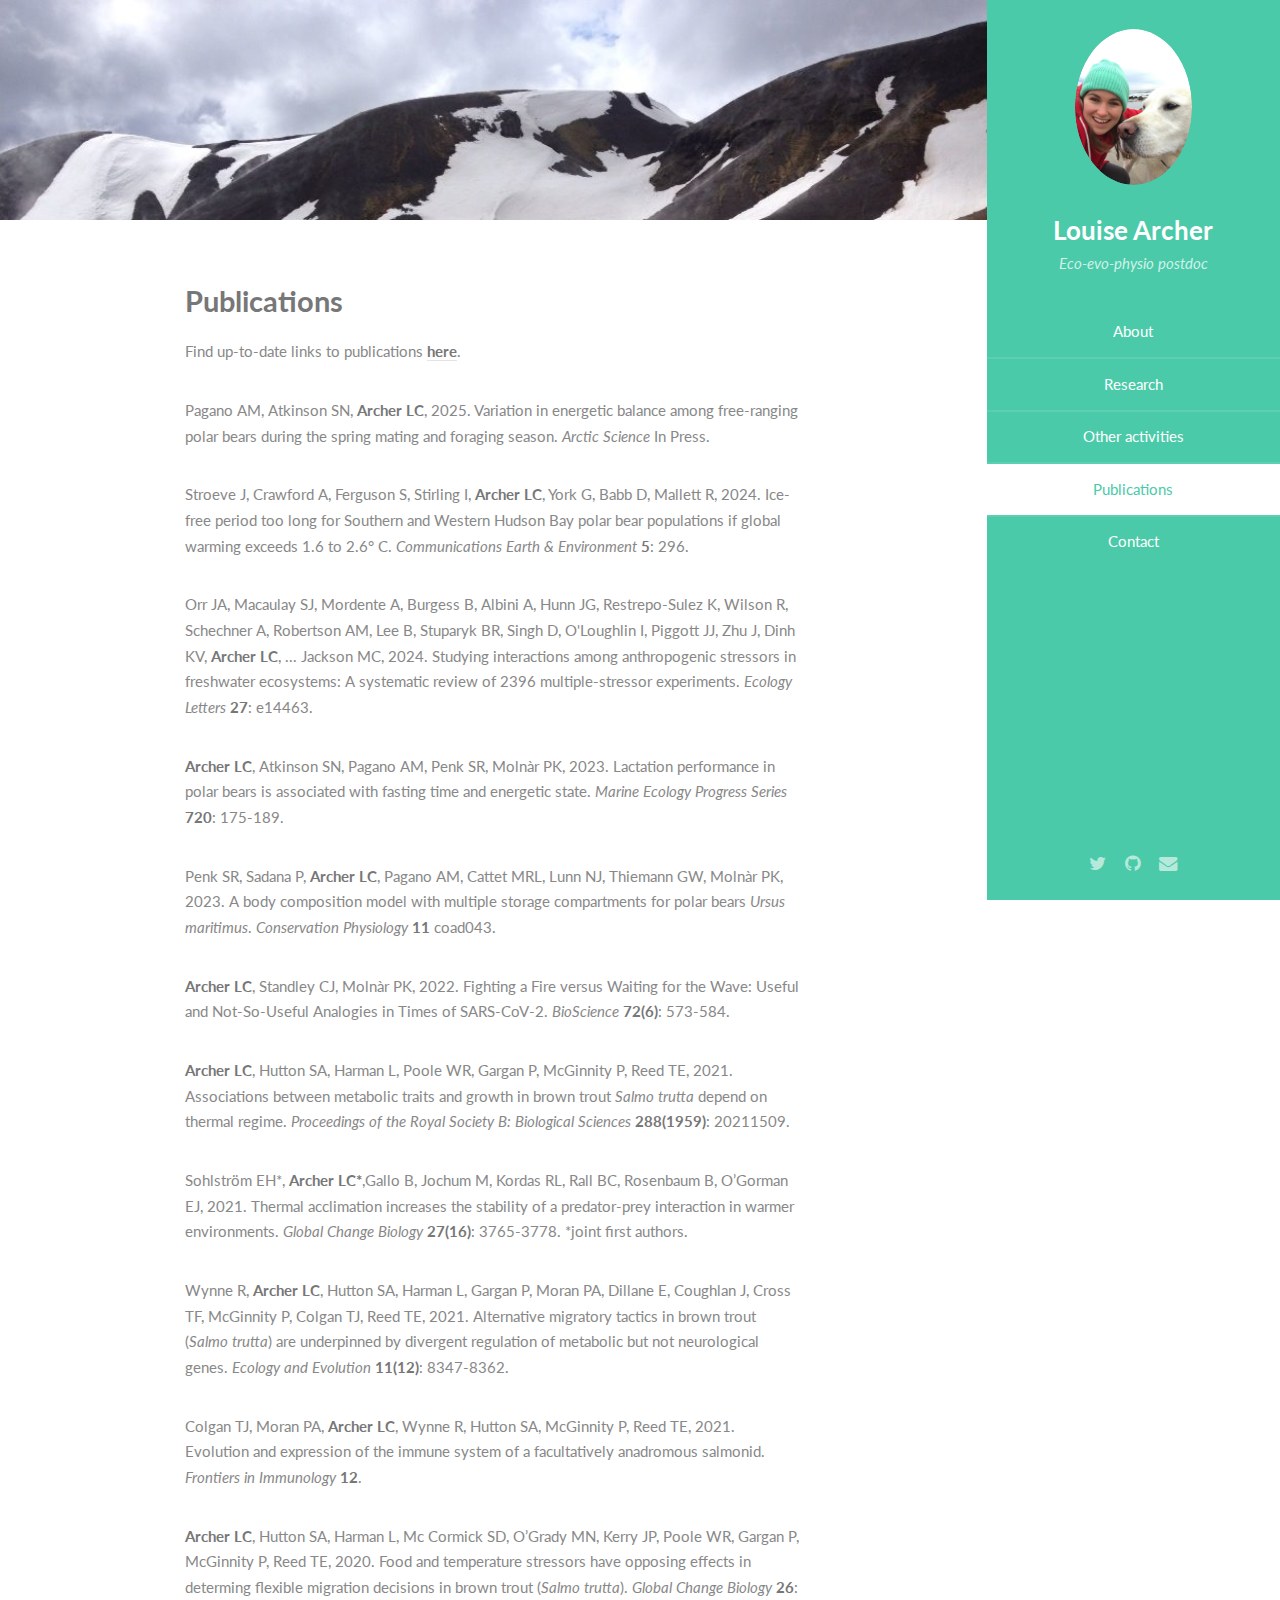
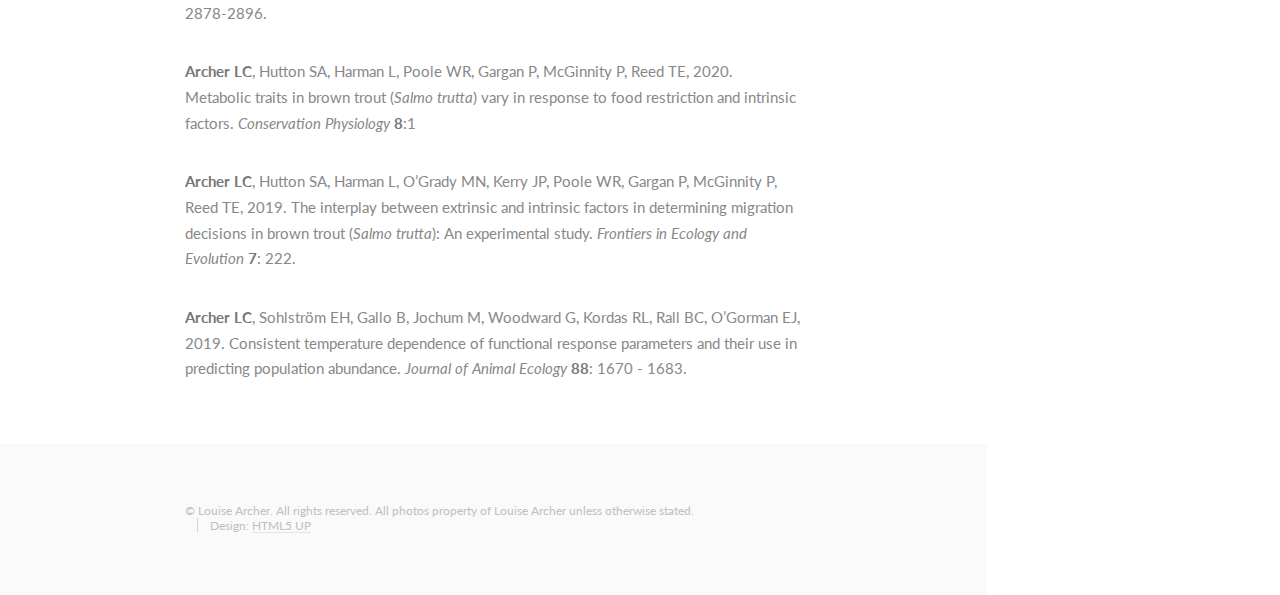
<file: Publications.html>
<!DOCTYPE HTML>
<!--
	Read Only by HTML5 UP
	html5up.net | @n33co
	Free for personal and commercial use under the CCA 3.0 license (html5up.net/license)
-->
<html>
	<head>
		<title>Louise Archer</title>
		<meta charset="utf-8" />
		<meta name="viewport" content="width=device-width, initial-scale=1" />
		<!--[if lte IE 8]><script src="assets/js/ie/html5shiv.js"></script><![endif]-->
		<link rel="stylesheet" href="assets/css/main.css" />
		<!--[if lte IE 8]><link rel="stylesheet" href="assets/css/ie8.css" /><![endif]-->
	</head>
	<body>
		
		<!-- Header -->
			<section id="header">
				<header>
					<span class="image avatar"><img src="images/IMG_0831.jpg" alt="" /></span>
					<h1 id="logo"><a href="#">Louise Archer</a></h1>
					<p>Eco-evo-physio postdoc
					</p>
				</header>
				<nav id="nav">
					<ul>
						<li><a href="https://louarcher.github.io/#one" >About</a></li>
						<li><a href="https://louarcher.github.io/Research">Research</a></li>
						<li><a href="http://louarcher.github.io/Activities">Other activities</a></li>
						<li><a href="https://louarcher.github.io/Publications" class=active>Publications</a></li>
						<li><a href="https://louarcher.github.io/#four">Contact</a></li>
					</ul>
				</nav>
				<footer>
					<ul class="icons">
						<li><a href="https://twitter.com/archington_1991" class="icon fa-twitter"><span class="label">Twitter</span></a></li>
						<li><a href="https://github.com/louarcher" class="icon fa-github"><span class="label">Github</span></a></li>
						<li><a href="#four" class="icon fa-envelope"><span class="label">Email</span></a></li>
					</ul>
				</footer>
			</section>

		

		<!-- Wrapper -->
			<div id="wrapper">

				<!-- Main -->
					<div id="main">


							
							<!-- Publications -->
							<section id="one">
								<div class="container">
									<h2>Publications</h2>
									</header>
									<p>Find up-to-date links to publications <a href="https://scholar.google.ca/citations?hl=en&user=peozhBkAAAAJ"><b>here</b></a>.</p>
									<p>Pagano AM, Atkinson SN, <b>Archer LC</b>, 2025. Variation in energetic balance among free-ranging polar bears during the spring mating and foraging season.<i> Arctic Science</i> In Press.</p>
									<p>Stroeve J, Crawford A, Ferguson S, Stirling I, <b>Archer LC</b>, York G, Babb D, Mallett R, 2024. Ice-free period too long for Southern and Western Hudson Bay polar bear populations if global warming exceeds 1.6 to 2.6° C.<i> Communications Earth & Environment</i> <b> 5</b>: 296.</p>
									<p>Orr JA, Macaulay SJ, Mordente A, Burgess B, Albini A, Hunn JG, Restrepo‐Sulez K, Wilson R,  Schechner A, Robertson AM, Lee B, Stuparyk BR, Singh D, O'Loughlin I, Piggott JJ, Zhu J, Dinh KV, <b>Archer LC</b>, ...  Jackson MC, 2024. Studying interactions among anthropogenic stressors in freshwater ecosystems: A systematic review of 2396 multiple‐stressor experiments.<i> Ecology Letters</i> <b> 27</b>: e14463.</p>
									<p><b>Archer LC</b>, Atkinson SN, Pagano AM, Penk SR, Moln&agraver PK, 2023. Lactation performance in polar bears is associated with fasting time and energetic state.<i> Marine Ecology Progress Series</i> <b> 720</b>: 175-189.</p>
									<p>Penk SR, Sadana P, <b>Archer LC</b>, Pagano AM, Cattet MRL, Lunn NJ, Thiemann GW, Moln&agraver PK, 2023. A body composition model with multiple storage compartments for polar bears <i>Ursus maritimus</i>.<i> Conservation Physiology</i> <b>11 </b>coad043.</p>
									<p><b>Archer LC</b>, Standley CJ, Moln&agraver PK, 2022. Fighting a Fire versus Waiting for the Wave: Useful and Not-So-Useful Analogies in Times of SARS-CoV-2.<i> BioScience</i> <b> 72(6)</b>: 573-584.</p>
									<p><b>Archer LC</b>, Hutton SA, Harman L,
									Poole WR, Gargan P, McGinnity P, Reed TE, 2021. Associations between metabolic traits and growth in brown trout <i>Salmo trutta</i> depend on thermal regime.<i> Proceedings of the Royal Society B: Biological Sciences</i> <b> 288(1959)</b>: 20211509.</p>
									<p> Sohlström EH*, <b>Archer LC*</b>,Gallo B, Jochum M, Kordas RL, Rall BC, Rosenbaum B, O’Gorman EJ, 2021. Thermal acclimation increases the stability of a predator‐prey interaction in warmer environments. <i>Global Change Biology</i> <b>27(16)</b>: 3765-3778. *joint first authors. </p>
									<p>Wynne R, <b>Archer LC</b>, Hutton SA, Harman L, Gargan P, Moran PA, Dillane E, Coughlan J, Cross TF, McGinnity P, Colgan TJ, Reed TE, 2021. Alternative migratory tactics in brown trout (<i>Salmo trutta</i>) are underpinned by divergent regulation of metabolic but not neurological genes. <i>Ecology and Evolution</i> <b>11(12)</b>: 8347-8362.</p>
									<p>Colgan TJ, Moran PA, <b>Archer LC</b>, Wynne R, Hutton SA, McGinnity P, Reed TE, 2021. Evolution and expression of the immune system of a facultatively anadromous salmonid. <i>Frontiers in Immunology</i> <b>12</b>.</p>
									<p><b>Archer LC</b>, Hutton SA, Harman L, Mc Cormick SD, O’Grady MN, Kerry JP, 
									Poole WR, Gargan P, McGinnity P, Reed TE, 2020. Food and temperature stressors have opposing effects in determing flexible migration decisions in brown trout (<i>Salmo trutta</i>). <i>Global Change Biology</i> <b>26</b>: 2878-2896.</p>
									<p><b>Archer LC</b>, Hutton SA, Harman L,
									Poole WR, Gargan P, McGinnity P, Reed TE, 2020. Metabolic traits in brown trout (<i>Salmo trutta</i>) vary in response to food restriction and intrinsic factors. <i>Conservation Physiology</i> <b>8</b>:1</p>
									<p><b>Archer LC</b>, Hutton SA, Harman L, O’Grady MN, Kerry JP, 
									Poole WR, Gargan P, McGinnity P, Reed TE, 2019. The interplay between extrinsic and intrinsic factors in determining migration decisions in brown trout (<i>Salmo trutta</i>): An experimental study. <i>Frontiers in Ecology and Evolution</i> <b>7</b>: 222.</p>
									<p><b>Archer LC</b>, Sohlström EH, Gallo B, Jochum M, Woodward G, Kordas RL, Rall BC, O’Gorman EJ, 2019. Consistent temperature dependence of functional response parameters and their use in predicting population abundance. <i>Journal of Animal Ecology</i> <b>88</b>: 1670 - 1683.</p>
									</div>
							</section>

						

						<!-- Five -->
						<!--
							<section id="five">
								<div class="container">
									<h3>Elements</h3>

									<section>
										<h4>Text</h4>
										<p>This is <b>bold</b> and this is <strong>strong</strong>. This is <i>italic</i> and this is <em>emphasized</em>.
										This is <sup>superscript</sup> text and this is <sub>subscript</sub> text.
										This is <u>underlined</u> and this is code: <code>for (;;) { ... }</code>. Finally, <a href="#">this is a link</a>.</p>
										<hr />
										<header>
											<h4>Heading with a Subtitle</h4>
											<p>Lorem ipsum dolor sit amet nullam id egestas urna aliquam</p>
										</header>
										<p>Nunc lacinia ante nunc ac lobortis. Interdum adipiscing gravida odio porttitor sem non mi integer non faucibus ornare mi ut ante amet placerat aliquet. Volutpat eu sed ante lacinia sapien lorem accumsan varius montes viverra nibh in adipiscing blandit tempus accumsan.</p>
										<header>
											<h5>Heading with a Subtitle</h5>
											<p>Lorem ipsum dolor sit amet nullam id egestas urna aliquam</p>
										</header>
										<p>Nunc lacinia ante nunc ac lobortis. Interdum adipiscing gravida odio porttitor sem non mi integer non faucibus ornare mi ut ante amet placerat aliquet. Volutpat eu sed ante lacinia sapien lorem accumsan varius montes viverra nibh in adipiscing blandit tempus accumsan.</p>
										<hr />
										<h2>Heading Level 2</h2>
										<h3>Heading Level 3</h3>
										<h4>Heading Level 4</h4>
										<h5>Heading Level 5</h5>
										<h6>Heading Level 6</h6>
										<hr />
										<h5>Blockquote</h5>
										<blockquote>Fringilla nisl. Donec accumsan interdum nisi, quis tincidunt felis sagittis eget tempus euismod. Vestibulum ante ipsum primis in faucibus vestibulum. Blandit adipiscing eu felis iaculis volutpat ac adipiscing accumsan faucibus. Vestibulum ante ipsum primis in faucibus lorem ipsum dolor sit amet nullam adipiscing eu felis.</blockquote>
										<h5>Preformatted</h5>
										<pre><code>i = 0;

	while (!deck.isInOrder()) {
	    print 'Iteration ' + i;
	    deck.shuffle();
	    i++;
	}

	print 'It took ' + i + ' iterations to sort the deck.';</code></pre>
									</section>

									<section>
										<h4>Lists</h4>
										<div class="row">
											<div class="6u 12u(xsmall)">
												<h5>Unordered</h5>
												<ul>
													<li>Dolor pulvinar etiam magna etiam.</li>
													<li>Sagittis adipiscing lorem eleifend.</li>
													<li>Felis enim feugiat dolore viverra.</li>
												</ul>
												<h5>Alternate</h5>
												<ul class="alt">
													<li>Dolor pulvinar etiam magna etiam.</li>
													<li>Sagittis adipiscing lorem eleifend.</li>
													<li>Felis enim feugiat dolore viverra.</li>
												</ul>
											</div>
											<div class="6u 12u(xsmall)">
												<h5>Ordered</h5>
												<ol>
													<li>Dolor pulvinar etiam magna etiam.</li>
													<li>Etiam vel felis at lorem sed viverra.</li>
													<li>Felis enim feugiat dolore viverra.</li>
													<li>Dolor pulvinar etiam magna etiam.</li>
													<li>Etiam vel felis at lorem sed viverra.</li>
													<li>Felis enim feugiat dolore viverra.</li>
												</ol>
												<h5>Icons</h5>
												<ul class="icons">
													<li><a href="#" class="icon fa-twitter"><span class="label">Twitter</span></a></li>
													<li><a href="#" class="icon fa-facebook"><span class="label">Facebook</span></a></li>
													<li><a href="#" class="icon fa-instagram"><span class="label">Instagram</span></a></li>
													<li><a href="#" class="icon fa-github"><span class="label">Github</span></a></li>
													<li><a href="#" class="icon fa-dribbble"><span class="label">Dribbble</span></a></li>
													<li><a href="#" class="icon fa-tumblr"><span class="label">Tumblr</span></a></li>
												</ul>
											</div>
										</div>
										<h5>Actions</h5>
										<ul class="actions">
											<li><a href="#" class="button special">Default</a></li>
											<li><a href="#" class="button">Default</a></li>
											<li><a href="#" class="button alt">Default</a></li>
										</ul>
										<ul class="actions small">
											<li><a href="#" class="button special small">Small</a></li>
											<li><a href="#" class="button small">Small</a></li>
											<li><a href="#" class="button alt small">Small</a></li>
										</ul>
										<div class="row">
											<div class="3u 6u(medium) 12u$(xsmall)">
												<ul class="actions vertical">
													<li><a href="#" class="button special">Default</a></li>
													<li><a href="#" class="button">Default</a></li>
													<li><a href="#" class="button alt">Default</a></li>
												</ul>
											</div>
											<div class="3u 6u$(medium) 12u$(xsmall)">
												<ul class="actions vertical small">
													<li><a href="#" class="button special small">Small</a></li>
													<li><a href="#" class="button small">Small</a></li>
													<li><a href="#" class="button alt small">Small</a></li>
												</ul>
											</div>
											<div class="3u 6u(medium) 12u$(xsmall)">
												<ul class="actions vertical">
													<li><a href="#" class="button special fit">Default</a></li>
													<li><a href="#" class="button fit">Default</a></li>
													<li><a href="#" class="button alt fit">Default</a></li>
												</ul>
											</div>
											<div class="3u 6u$(medium) 12u$(xsmall)">
												<ul class="actions vertical small">
													<li><a href="#" class="button special small fit">Small</a></li>
													<li><a href="#" class="button small fit">Small</a></li>
													<li><a href="#" class="button alt small fit">Small</a></li>
												</ul>
											</div>
										</div>
									</section>

									<section>
										<h4>Table</h4>
										<h5>Default</h5>
										<div class="table-wrapper">
											<table>
												<thead>
													<tr>
														<th>Name</th>
														<th>Description</th>
														<th>Price</th>
													</tr>
												</thead>
												<tbody>
													<tr>
														<td>Item One</td>
														<td>Ante turpis integer aliquet porttitor.</td>
														<td>29.99</td>
													</tr>
													<tr>
														<td>Item Two</td>
														<td>Vis ac commodo adipiscing arcu aliquet.</td>
														<td>19.99</td>
													</tr>
													<tr>
														<td>Item Three</td>
														<td> Morbi faucibus arcu accumsan lorem.</td>
														<td>29.99</td>
													</tr>
													<tr>
														<td>Item Four</td>
														<td>Vitae integer tempus condimentum.</td>
														<td>19.99</td>
													</tr>
													<tr>
														<td>Item Five</td>
														<td>Ante turpis integer aliquet porttitor.</td>
														<td>29.99</td>
													</tr>
												</tbody>
												<tfoot>
													<tr>
														<td colspan="2"></td>
														<td>100.00</td>
													</tr>
												</tfoot>
											</table>
										</div>

										<h5>Alternate</h5>
										<div class="table-wrapper">
											<table class="alt">
												<thead>
													<tr>
														<th>Name</th>
														<th>Description</th>
														<th>Price</th>
													</tr>
												</thead>
												<tbody>
													<tr>
														<td>Item One</td>
														<td>Ante turpis integer aliquet porttitor.</td>
														<td>29.99</td>
													</tr>
													<tr>
														<td>Item Two</td>
														<td>Vis ac commodo adipiscing arcu aliquet.</td>
														<td>19.99</td>
													</tr>
													<tr>
														<td>Item Three</td>
														<td> Morbi faucibus arcu accumsan lorem.</td>
														<td>29.99</td>
													</tr>
													<tr>
														<td>Item Four</td>
														<td>Vitae integer tempus condimentum.</td>
														<td>19.99</td>
													</tr>
													<tr>
														<td>Item Five</td>
														<td>Ante turpis integer aliquet porttitor.</td>
														<td>29.99</td>
													</tr>
												</tbody>
												<tfoot>
													<tr>
														<td colspan="2"></td>
														<td>100.00</td>
													</tr>
												</tfoot>
											</table>
										</div>
									</section>

									<section>
										<h4>Buttons</h4>
										<ul class="actions">
											<li><a href="#" class="button special">Special</a></li>
											<li><a href="#" class="button">Default</a></li>
											<li><a href="#" class="button alt">Alternate</a></li>
										</ul>
										<ul class="actions">
											<li><a href="#" class="button special big">Big</a></li>
											<li><a href="#" class="button">Default</a></li>
											<li><a href="#" class="button alt small">Small</a></li>
										</ul>
										<ul class="actions fit">
											<li><a href="#" class="button special fit">Fit</a></li>
											<li><a href="#" class="button fit">Fit</a></li>
											<li><a href="#" class="button alt fit">Fit</a></li>
										</ul>
										<ul class="actions fit small">
											<li><a href="#" class="button special fit small">Fit + Small</a></li>
											<li><a href="#" class="button fit small">Fit + Small</a></li>
											<li><a href="#" class="button alt fit small">Fit + Small</a></li>
										</ul>
										<ul class="actions">
											<li><a href="#" class="button special icon fa-download">Icon</a></li>
											<li><a href="#" class="button icon fa-download">Icon</a></li>
											<li><a href="#" class="button alt icon fa-check">Icon</a></li>
										</ul>
										<ul class="actions">
											<li><span class="button special disabled">Special</span></li>
											<li><span class="button disabled">Default</span></li>
											<li><span class="button alt disabled">Alternate</span></li>
										</ul>
									</section>

									<section>
										<h4>Form</h4>
										<form method="post" action="#">
											<div class="row uniform">
												<div class="6u 12u(xsmall)">
													<input type="text" name="demo-name" id="demo-name" value="" placeholder="Name" />
												</div>
												<div class="6u 12u(xsmall)">
													<input type="email" name="demo-email" id="demo-email" value="" placeholder="Email" />
												</div>
											</div>
											<div class="row uniform">
												<div class="12u">
													<div class="select-wrapper">
														<select name="demo-category" id="demo-category">
															<option value="">- Category -</option>
															<option value="1">Manufacturing</option>
															<option value="1">Shipping</option>
															<option value="1">Administration</option>
															<option value="1">Human Resources</option>
														</select>
													</div>
												</div>
											</div>
											<div class="row uniform">
												<div class="4u 12u(medium)">
													<input type="radio" id="demo-priority-low" name="demo-priority" checked>
													<label for="demo-priority-low">Low Priority</label>
												</div>
												<div class="4u 12u(medium)">
													<input type="radio" id="demo-priority-normal" name="demo-priority">
													<label for="demo-priority-normal">Normal Priority</label>
												</div>
												<div class="4u 12u(medium)">
													<input type="radio" id="demo-priority-high" name="demo-priority">
													<label for="demo-priority-high">High Priority</label>
												</div>
											</div>
											<div class="row uniform">
												<div class="6u 12u(medium)">
													<input type="checkbox" id="demo-copy" name="demo-copy">
													<label for="demo-copy">Email me a copy of this message</label>
												</div>
												<div class="6u 12u(medium)">
													<input type="checkbox" id="demo-human" name="demo-human" checked>
													<label for="demo-human">I am a human and not a robot</label>
												</div>
											</div>
											<div class="row uniform">
												<div class="12u">
													<textarea name="demo-message" id="demo-message" placeholder="Enter your message" rows="6"></textarea>
												</div>
											</div>
											<div class="row uniform">
												<div class="12u">
													<ul class="actions">
														<li><input type="submit" value="Send Message" /></li>
														<li><input type="reset" value="Reset" class="alt" /></li>
													</ul>
												</div>
											</div>
										</form>
									</section>

									<section>
										<h4>Image</h4>
										<h5>Fit</h5>
										<span class="image fit"><img src="images/banner.jpg" alt="" /></span>
										<div class="box alt">
											<div class="row 50% uniform">
												<div class="4u"><span class="image fit"><img src="images/pic01.jpg" alt="" /></span></div>
												<div class="4u"><span class="image fit"><img src="images/pic02.jpg" alt="" /></span></div>
												<div class="4u"><span class="image fit"><img src="images/pic03.jpg" alt="" /></span></div>
											</div>
											<div class="row 50% uniform">
												<div class="4u"><span class="image fit"><img src="images/pic02.jpg" alt="" /></span></div>
												<div class="4u"><span class="image fit"><img src="images/pic03.jpg" alt="" /></span></div>
												<div class="4u"><span class="image fit"><img src="images/pic01.jpg" alt="" /></span></div>
											</div>
											<div class="row 50% uniform">
												<div class="4u"><span class="image fit"><img src="images/pic03.jpg" alt="" /></span></div>
												<div class="4u"><span class="image fit"><img src="images/pic01.jpg" alt="" /></span></div>
												<div class="4u"><span class="image fit"><img src="images/pic02.jpg" alt="" /></span></div>
											</div>
										</div>
										<h5>Left &amp; Right</h5>
										<p><span class="image left"><img src="images/avatar.jpg" alt="" /></span>Fringilla nisl. Donec accumsan interdum nisi, quis tincidunt felis sagittis eget. tempus euismod. Vestibulum ante ipsum primis in faucibus vestibulum. Blandit adipiscing eu felis iaculis volutpat ac adipiscing accumsan eu faucibus. Integer ac pellentesque praesent tincidunt felis sagittis eget. tempus euismod. Vestibulum ante ipsum primis in faucibus vestibulum. Blandit adipiscing eu felis iaculis volutpat ac adipiscing accumsan eu faucibus. Integer ac pellentesque praesent. Donec accumsan interdum nisi, quis tincidunt felis sagittis eget. tempus euismod. Vestibulum ante ipsum primis in faucibus vestibulum. Blandit adipiscing eu felis iaculis volutpat ac adipiscing accumsan eu faucibus. Integer ac pellentesque praesent tincidunt felis sagittis eget. tempus euismod. Vestibulum ante ipsum primis in faucibus vestibulum. Blandit adipiscing eu felis iaculis volutpat ac adipiscing accumsan eu faucibus. Integer ac pellentesque praesent.</p>
										<p><span class="image right"><img src="images/avatar.jpg" alt="" /></span>Fringilla nisl. Donec accumsan interdum nisi, quis tincidunt felis sagittis eget. tempus euismod. Vestibulum ante ipsum primis in faucibus vestibulum. Blandit adipiscing eu felis iaculis volutpat ac adipiscing accumsan eu faucibus. Integer ac pellentesque praesent tincidunt felis sagittis eget. tempus euismod. Vestibulum ante ipsum primis in faucibus vestibulum. Blandit adipiscing eu felis iaculis volutpat ac adipiscing accumsan eu faucibus. Integer ac pellentesque praesent. Donec accumsan interdum nisi, quis tincidunt felis sagittis eget. tempus euismod. Vestibulum ante ipsum primis in faucibus vestibulum. Blandit adipiscing eu felis iaculis volutpat ac adipiscing accumsan eu faucibus. Integer ac pellentesque praesent tincidunt felis sagittis eget. tempus euismod. Vestibulum ante ipsum primis in faucibus vestibulum. Blandit adipiscing eu felis iaculis volutpat ac adipiscing accumsan eu faucibus. Integer ac pellentesque praesent.</p>
									</section>

								</div>
							</section>
						-->

					</div>

				<!-- Footer -->
					<section id="footer">
						<div class="container">
							<ul class="copyright">
								<li>&copy; Louise Archer. All rights reserved. All photos property of Louise Archer unless otherwise stated. </li><li>Design: <a href="http://html5up.net">HTML5 UP</a></li>
							</ul>
						</div>
					</section>

			</div>

		<!-- Scripts -->
			<script src="assets/js/jquery.min.js"></script>
			<script src="assets/js/jquery.scrollzer.min.js"></script>
			<script src="assets/js/jquery.scrolly.min.js"></script>
			<script src="assets/js/skel.min.js"></script>
			<script src="assets/js/util.js"></script>
			<!--[if lte IE 8]><script src="assets/js/ie/respond.min.js"></script><![endif]-->
			<script src="assets/js/main.js"></script>

	</body>
</html>
</file>
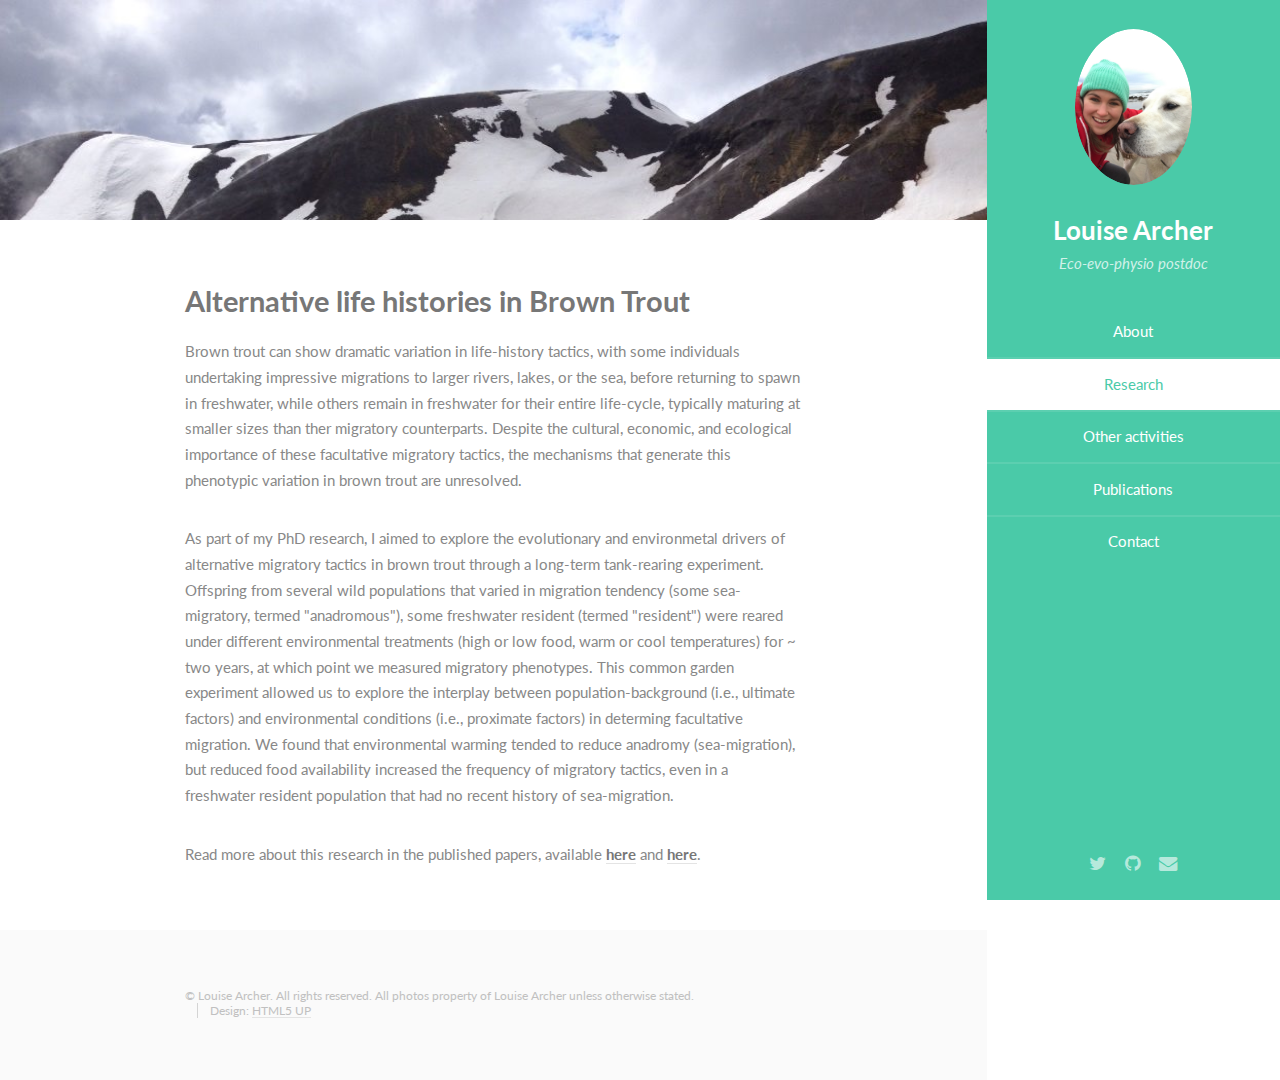
<file: TroutALH.html>
<!DOCTYPE HTML>
<!--
	Read Only by HTML5 UP
	html5up.net | @n33co
	Free for personal and commercial use under the CCA 3.0 license (html5up.net/license)
-->
<html>
	<head>
		<title>Louise Archer</title>
		<meta charset="utf-8" />
		<meta name="viewport" content="width=device-width, initial-scale=1" />
		<!--[if lte IE 8]><script src="assets/js/ie/html5shiv.js"></script><![endif]-->
		<link rel="stylesheet" href="assets/css/main.css" />
		<!--[if lte IE 8]><link rel="stylesheet" href="assets/css/ie8.css" /><![endif]-->
	</head>
	<body>
		
		<!-- Header -->
			<section id="header">
				<header>
					<span class="image avatar"><img src="images/IMG_0831.jpg" alt="" /></span>
					<h1 id="logo"><a href="#">Louise Archer</a></h1>
					<p>Eco-evo-physio postdoc
					</p>
				</header>
				<nav id="nav">
					<ul>
						<li><a href="https://louarcher.github.io/#one" >About</a></li>
						<li><a href="https://louarcher.github.io/Research"class=active>Research</a></li>
						<li><a href="http://louarcher.github.io/Activities">Other activities</a></li>
						<li><a href="https://louarcher.github.io/Publications">Publications</a></li>
						<li><a href="https://louarcher.github.io/#four">Contact</a></li>
					</ul>
				</nav>
				<footer>
					<ul class="icons">
						<li><a href="https://twitter.com/archington_1991" class="icon fa-twitter"><span class="label">Twitter</span></a></li>
						<li><a href="https://github.com/louarcher" class="icon fa-github"><span class="label">Github</span></a></li>
						<li><a href="#four" class="icon fa-envelope"><span class="label">Email</span></a></li>
					</ul>
				</footer>
			</section>

		

		<!-- Wrapper -->
			<div id="wrapper">

				<!-- Main -->
					<div id="main">

						<!-- One -->
							<section id="one">
								<div class="container">
										<h2>Alternative life histories in Brown Trout</h2>
									</header>
									<p>Brown trout can show dramatic variation in life-history tactics, with some individuals undertaking impressive migrations to larger rivers, lakes, or the sea, before returning to spawn in freshwater, while others remain in freshwater for their entire life-cycle, typically maturing at smaller sizes than ther migratory counterparts. Despite the cultural, economic, and ecological importance of these facultative migratory tactics, the mechanisms that generate this phenotypic variation in brown trout are unresolved.</p>
									<p>As part of my PhD research, I aimed to explore the evolutionary and environmetal drivers of alternative migratory tactics in brown trout through a long-term tank-rearing experiment. Offspring from several wild populations that varied in migration tendency (some sea-migratory, termed "anadromous"), some freshwater resident (termed "resident") were reared under different environmental treatments (high or low food, warm or cool temperatures) for ~ two years, at which point we measured migratory phenotypes. This common garden experiment allowed us to explore the interplay between population-background (i.e., ultimate factors) and environmental conditions (i.e., proximate factors) in determing facultative migration. We found that environmental warming tended to reduce anadromy (sea-migration), but reduced food availability increased the frequency of migratory tactics, even in a freshwater resident population that had no recent history of sea-migration. </p>
									<p>Read more about this research in the published papers, available <a href = "https://www.frontiersin.org/articles/10.3389/fevo.2019.00222/full"> <b>here</b></a> and <a href = "https://onlinelibrary.wiley.com/doi/abs/10.1111/gcb.14990"> <b>here</b></a>.</p>
								</div>
							</section>

						

						<!-- Five -->
						<!--
							<section id="five">
								<div class="container">
									<h3>Elements</h3>

									<section>
										<h4>Text</h4>
										<p>This is <b>bold</b> and this is <strong>strong</strong>. This is <i>italic</i> and this is <em>emphasized</em>.
										This is <sup>superscript</sup> text and this is <sub>subscript</sub> text.
										This is <u>underlined</u> and this is code: <code>for (;;) { ... }</code>. Finally, <a href="#">this is a link</a>.</p>
										<hr />
										<header>
											<h4>Heading with a Subtitle</h4>
											<p>Lorem ipsum dolor sit amet nullam id egestas urna aliquam</p>
										</header>
										<p>Nunc lacinia ante nunc ac lobortis. Interdum adipiscing gravida odio porttitor sem non mi integer non faucibus ornare mi ut ante amet placerat aliquet. Volutpat eu sed ante lacinia sapien lorem accumsan varius montes viverra nibh in adipiscing blandit tempus accumsan.</p>
										<header>
											<h5>Heading with a Subtitle</h5>
											<p>Lorem ipsum dolor sit amet nullam id egestas urna aliquam</p>
										</header>
										<p>Nunc lacinia ante nunc ac lobortis. Interdum adipiscing gravida odio porttitor sem non mi integer non faucibus ornare mi ut ante amet placerat aliquet. Volutpat eu sed ante lacinia sapien lorem accumsan varius montes viverra nibh in adipiscing blandit tempus accumsan.</p>
										<hr />
										<h2>Heading Level 2</h2>
										<h3>Heading Level 3</h3>
										<h4>Heading Level 4</h4>
										<h5>Heading Level 5</h5>
										<h6>Heading Level 6</h6>
										<hr />
										<h5>Blockquote</h5>
										<blockquote>Fringilla nisl. Donec accumsan interdum nisi, quis tincidunt felis sagittis eget tempus euismod. Vestibulum ante ipsum primis in faucibus vestibulum. Blandit adipiscing eu felis iaculis volutpat ac adipiscing accumsan faucibus. Vestibulum ante ipsum primis in faucibus lorem ipsum dolor sit amet nullam adipiscing eu felis.</blockquote>
										<h5>Preformatted</h5>
										<pre><code>i = 0;

	while (!deck.isInOrder()) {
	    print 'Iteration ' + i;
	    deck.shuffle();
	    i++;
	}

	print 'It took ' + i + ' iterations to sort the deck.';</code></pre>
									</section>

									<section>
										<h4>Lists</h4>
										<div class="row">
											<div class="6u 12u(xsmall)">
												<h5>Unordered</h5>
												<ul>
													<li>Dolor pulvinar etiam magna etiam.</li>
													<li>Sagittis adipiscing lorem eleifend.</li>
													<li>Felis enim feugiat dolore viverra.</li>
												</ul>
												<h5>Alternate</h5>
												<ul class="alt">
													<li>Dolor pulvinar etiam magna etiam.</li>
													<li>Sagittis adipiscing lorem eleifend.</li>
													<li>Felis enim feugiat dolore viverra.</li>
												</ul>
											</div>
											<div class="6u 12u(xsmall)">
												<h5>Ordered</h5>
												<ol>
													<li>Dolor pulvinar etiam magna etiam.</li>
													<li>Etiam vel felis at lorem sed viverra.</li>
													<li>Felis enim feugiat dolore viverra.</li>
													<li>Dolor pulvinar etiam magna etiam.</li>
													<li>Etiam vel felis at lorem sed viverra.</li>
													<li>Felis enim feugiat dolore viverra.</li>
												</ol>
												<h5>Icons</h5>
												<ul class="icons">
													<li><a href="#" class="icon fa-twitter"><span class="label">Twitter</span></a></li>
													<li><a href="#" class="icon fa-facebook"><span class="label">Facebook</span></a></li>
													<li><a href="#" class="icon fa-instagram"><span class="label">Instagram</span></a></li>
													<li><a href="#" class="icon fa-github"><span class="label">Github</span></a></li>
													<li><a href="#" class="icon fa-dribbble"><span class="label">Dribbble</span></a></li>
													<li><a href="#" class="icon fa-tumblr"><span class="label">Tumblr</span></a></li>
												</ul>
											</div>
										</div>
										<h5>Actions</h5>
										<ul class="actions">
											<li><a href="#" class="button special">Default</a></li>
											<li><a href="#" class="button">Default</a></li>
											<li><a href="#" class="button alt">Default</a></li>
										</ul>
										<ul class="actions small">
											<li><a href="#" class="button special small">Small</a></li>
											<li><a href="#" class="button small">Small</a></li>
											<li><a href="#" class="button alt small">Small</a></li>
										</ul>
										<div class="row">
											<div class="3u 6u(medium) 12u$(xsmall)">
												<ul class="actions vertical">
													<li><a href="#" class="button special">Default</a></li>
													<li><a href="#" class="button">Default</a></li>
													<li><a href="#" class="button alt">Default</a></li>
												</ul>
											</div>
											<div class="3u 6u$(medium) 12u$(xsmall)">
												<ul class="actions vertical small">
													<li><a href="#" class="button special small">Small</a></li>
													<li><a href="#" class="button small">Small</a></li>
													<li><a href="#" class="button alt small">Small</a></li>
												</ul>
											</div>
											<div class="3u 6u(medium) 12u$(xsmall)">
												<ul class="actions vertical">
													<li><a href="#" class="button special fit">Default</a></li>
													<li><a href="#" class="button fit">Default</a></li>
													<li><a href="#" class="button alt fit">Default</a></li>
												</ul>
											</div>
											<div class="3u 6u$(medium) 12u$(xsmall)">
												<ul class="actions vertical small">
													<li><a href="#" class="button special small fit">Small</a></li>
													<li><a href="#" class="button small fit">Small</a></li>
													<li><a href="#" class="button alt small fit">Small</a></li>
												</ul>
											</div>
										</div>
									</section>

									<section>
										<h4>Table</h4>
										<h5>Default</h5>
										<div class="table-wrapper">
											<table>
												<thead>
													<tr>
														<th>Name</th>
														<th>Description</th>
														<th>Price</th>
													</tr>
												</thead>
												<tbody>
													<tr>
														<td>Item One</td>
														<td>Ante turpis integer aliquet porttitor.</td>
														<td>29.99</td>
													</tr>
													<tr>
														<td>Item Two</td>
														<td>Vis ac commodo adipiscing arcu aliquet.</td>
														<td>19.99</td>
													</tr>
													<tr>
														<td>Item Three</td>
														<td> Morbi faucibus arcu accumsan lorem.</td>
														<td>29.99</td>
													</tr>
													<tr>
														<td>Item Four</td>
														<td>Vitae integer tempus condimentum.</td>
														<td>19.99</td>
													</tr>
													<tr>
														<td>Item Five</td>
														<td>Ante turpis integer aliquet porttitor.</td>
														<td>29.99</td>
													</tr>
												</tbody>
												<tfoot>
													<tr>
														<td colspan="2"></td>
														<td>100.00</td>
													</tr>
												</tfoot>
											</table>
										</div>

										<h5>Alternate</h5>
										<div class="table-wrapper">
											<table class="alt">
												<thead>
													<tr>
														<th>Name</th>
														<th>Description</th>
														<th>Price</th>
													</tr>
												</thead>
												<tbody>
													<tr>
														<td>Item One</td>
														<td>Ante turpis integer aliquet porttitor.</td>
														<td>29.99</td>
													</tr>
													<tr>
														<td>Item Two</td>
														<td>Vis ac commodo adipiscing arcu aliquet.</td>
														<td>19.99</td>
													</tr>
													<tr>
														<td>Item Three</td>
														<td> Morbi faucibus arcu accumsan lorem.</td>
														<td>29.99</td>
													</tr>
													<tr>
														<td>Item Four</td>
														<td>Vitae integer tempus condimentum.</td>
														<td>19.99</td>
													</tr>
													<tr>
														<td>Item Five</td>
														<td>Ante turpis integer aliquet porttitor.</td>
														<td>29.99</td>
													</tr>
												</tbody>
												<tfoot>
													<tr>
														<td colspan="2"></td>
														<td>100.00</td>
													</tr>
												</tfoot>
											</table>
										</div>
									</section>

									<section>
										<h4>Buttons</h4>
										<ul class="actions">
											<li><a href="#" class="button special">Special</a></li>
											<li><a href="#" class="button">Default</a></li>
											<li><a href="#" class="button alt">Alternate</a></li>
										</ul>
										<ul class="actions">
											<li><a href="#" class="button special big">Big</a></li>
											<li><a href="#" class="button">Default</a></li>
											<li><a href="#" class="button alt small">Small</a></li>
										</ul>
										<ul class="actions fit">
											<li><a href="#" class="button special fit">Fit</a></li>
											<li><a href="#" class="button fit">Fit</a></li>
											<li><a href="#" class="button alt fit">Fit</a></li>
										</ul>
										<ul class="actions fit small">
											<li><a href="#" class="button special fit small">Fit + Small</a></li>
											<li><a href="#" class="button fit small">Fit + Small</a></li>
											<li><a href="#" class="button alt fit small">Fit + Small</a></li>
										</ul>
										<ul class="actions">
											<li><a href="#" class="button special icon fa-download">Icon</a></li>
											<li><a href="#" class="button icon fa-download">Icon</a></li>
											<li><a href="#" class="button alt icon fa-check">Icon</a></li>
										</ul>
										<ul class="actions">
											<li><span class="button special disabled">Special</span></li>
											<li><span class="button disabled">Default</span></li>
											<li><span class="button alt disabled">Alternate</span></li>
										</ul>
									</section>

									<section>
										<h4>Form</h4>
										<form method="post" action="#">
											<div class="row uniform">
												<div class="6u 12u(xsmall)">
													<input type="text" name="demo-name" id="demo-name" value="" placeholder="Name" />
												</div>
												<div class="6u 12u(xsmall)">
													<input type="email" name="demo-email" id="demo-email" value="" placeholder="Email" />
												</div>
											</div>
											<div class="row uniform">
												<div class="12u">
													<div class="select-wrapper">
														<select name="demo-category" id="demo-category">
															<option value="">- Category -</option>
															<option value="1">Manufacturing</option>
															<option value="1">Shipping</option>
															<option value="1">Administration</option>
															<option value="1">Human Resources</option>
														</select>
													</div>
												</div>
											</div>
											<div class="row uniform">
												<div class="4u 12u(medium)">
													<input type="radio" id="demo-priority-low" name="demo-priority" checked>
													<label for="demo-priority-low">Low Priority</label>
												</div>
												<div class="4u 12u(medium)">
													<input type="radio" id="demo-priority-normal" name="demo-priority">
													<label for="demo-priority-normal">Normal Priority</label>
												</div>
												<div class="4u 12u(medium)">
													<input type="radio" id="demo-priority-high" name="demo-priority">
													<label for="demo-priority-high">High Priority</label>
												</div>
											</div>
											<div class="row uniform">
												<div class="6u 12u(medium)">
													<input type="checkbox" id="demo-copy" name="demo-copy">
													<label for="demo-copy">Email me a copy of this message</label>
												</div>
												<div class="6u 12u(medium)">
													<input type="checkbox" id="demo-human" name="demo-human" checked>
													<label for="demo-human">I am a human and not a robot</label>
												</div>
											</div>
											<div class="row uniform">
												<div class="12u">
													<textarea name="demo-message" id="demo-message" placeholder="Enter your message" rows="6"></textarea>
												</div>
											</div>
											<div class="row uniform">
												<div class="12u">
													<ul class="actions">
														<li><input type="submit" value="Send Message" /></li>
														<li><input type="reset" value="Reset" class="alt" /></li>
													</ul>
												</div>
											</div>
										</form>
									</section>

									<section>
										<h4>Image</h4>
										<h5>Fit</h5>
										<span class="image fit"><img src="images/banner.jpg" alt="" /></span>
										<div class="box alt">
											<div class="row 50% uniform">
												<div class="4u"><span class="image fit"><img src="images/pic01.jpg" alt="" /></span></div>
												<div class="4u"><span class="image fit"><img src="images/pic02.jpg" alt="" /></span></div>
												<div class="4u"><span class="image fit"><img src="images/pic03.jpg" alt="" /></span></div>
											</div>
											<div class="row 50% uniform">
												<div class="4u"><span class="image fit"><img src="images/pic02.jpg" alt="" /></span></div>
												<div class="4u"><span class="image fit"><img src="images/pic03.jpg" alt="" /></span></div>
												<div class="4u"><span class="image fit"><img src="images/pic01.jpg" alt="" /></span></div>
											</div>
											<div class="row 50% uniform">
												<div class="4u"><span class="image fit"><img src="images/pic03.jpg" alt="" /></span></div>
												<div class="4u"><span class="image fit"><img src="images/pic01.jpg" alt="" /></span></div>
												<div class="4u"><span class="image fit"><img src="images/pic02.jpg" alt="" /></span></div>
											</div>
										</div>
										<h5>Left &amp; Right</h5>
										<p><span class="image left"><img src="images/avatar.jpg" alt="" /></span>Fringilla nisl. Donec accumsan interdum nisi, quis tincidunt felis sagittis eget. tempus euismod. Vestibulum ante ipsum primis in faucibus vestibulum. Blandit adipiscing eu felis iaculis volutpat ac adipiscing accumsan eu faucibus. Integer ac pellentesque praesent tincidunt felis sagittis eget. tempus euismod. Vestibulum ante ipsum primis in faucibus vestibulum. Blandit adipiscing eu felis iaculis volutpat ac adipiscing accumsan eu faucibus. Integer ac pellentesque praesent. Donec accumsan interdum nisi, quis tincidunt felis sagittis eget. tempus euismod. Vestibulum ante ipsum primis in faucibus vestibulum. Blandit adipiscing eu felis iaculis volutpat ac adipiscing accumsan eu faucibus. Integer ac pellentesque praesent tincidunt felis sagittis eget. tempus euismod. Vestibulum ante ipsum primis in faucibus vestibulum. Blandit adipiscing eu felis iaculis volutpat ac adipiscing accumsan eu faucibus. Integer ac pellentesque praesent.</p>
										<p><span class="image right"><img src="images/avatar.jpg" alt="" /></span>Fringilla nisl. Donec accumsan interdum nisi, quis tincidunt felis sagittis eget. tempus euismod. Vestibulum ante ipsum primis in faucibus vestibulum. Blandit adipiscing eu felis iaculis volutpat ac adipiscing accumsan eu faucibus. Integer ac pellentesque praesent tincidunt felis sagittis eget. tempus euismod. Vestibulum ante ipsum primis in faucibus vestibulum. Blandit adipiscing eu felis iaculis volutpat ac adipiscing accumsan eu faucibus. Integer ac pellentesque praesent. Donec accumsan interdum nisi, quis tincidunt felis sagittis eget. tempus euismod. Vestibulum ante ipsum primis in faucibus vestibulum. Blandit adipiscing eu felis iaculis volutpat ac adipiscing accumsan eu faucibus. Integer ac pellentesque praesent tincidunt felis sagittis eget. tempus euismod. Vestibulum ante ipsum primis in faucibus vestibulum. Blandit adipiscing eu felis iaculis volutpat ac adipiscing accumsan eu faucibus. Integer ac pellentesque praesent.</p>
									</section>

								</div>
							</section>
						-->

					</div>

				<!-- Footer -->
					<section id="footer">
						<div class="container">
							<ul class="copyright">
								<li>&copy; Louise Archer. All rights reserved. All photos property of Louise Archer unless otherwise stated. </li><li>Design: <a href="http://html5up.net">HTML5 UP</a></li>
							</ul>
						</div>
					</section>

			</div>

		<!-- Scripts -->
			<script src="assets/js/jquery.min.js"></script>
			<script src="assets/js/jquery.scrollzer.min.js"></script>
			<script src="assets/js/jquery.scrolly.min.js"></script>
			<script src="assets/js/skel.min.js"></script>
			<script src="assets/js/util.js"></script>
			<!--[if lte IE 8]><script src="assets/js/ie/respond.min.js"></script><![endif]-->
			<script src="assets/js/main.js"></script>

	</body>
</html>
</file>
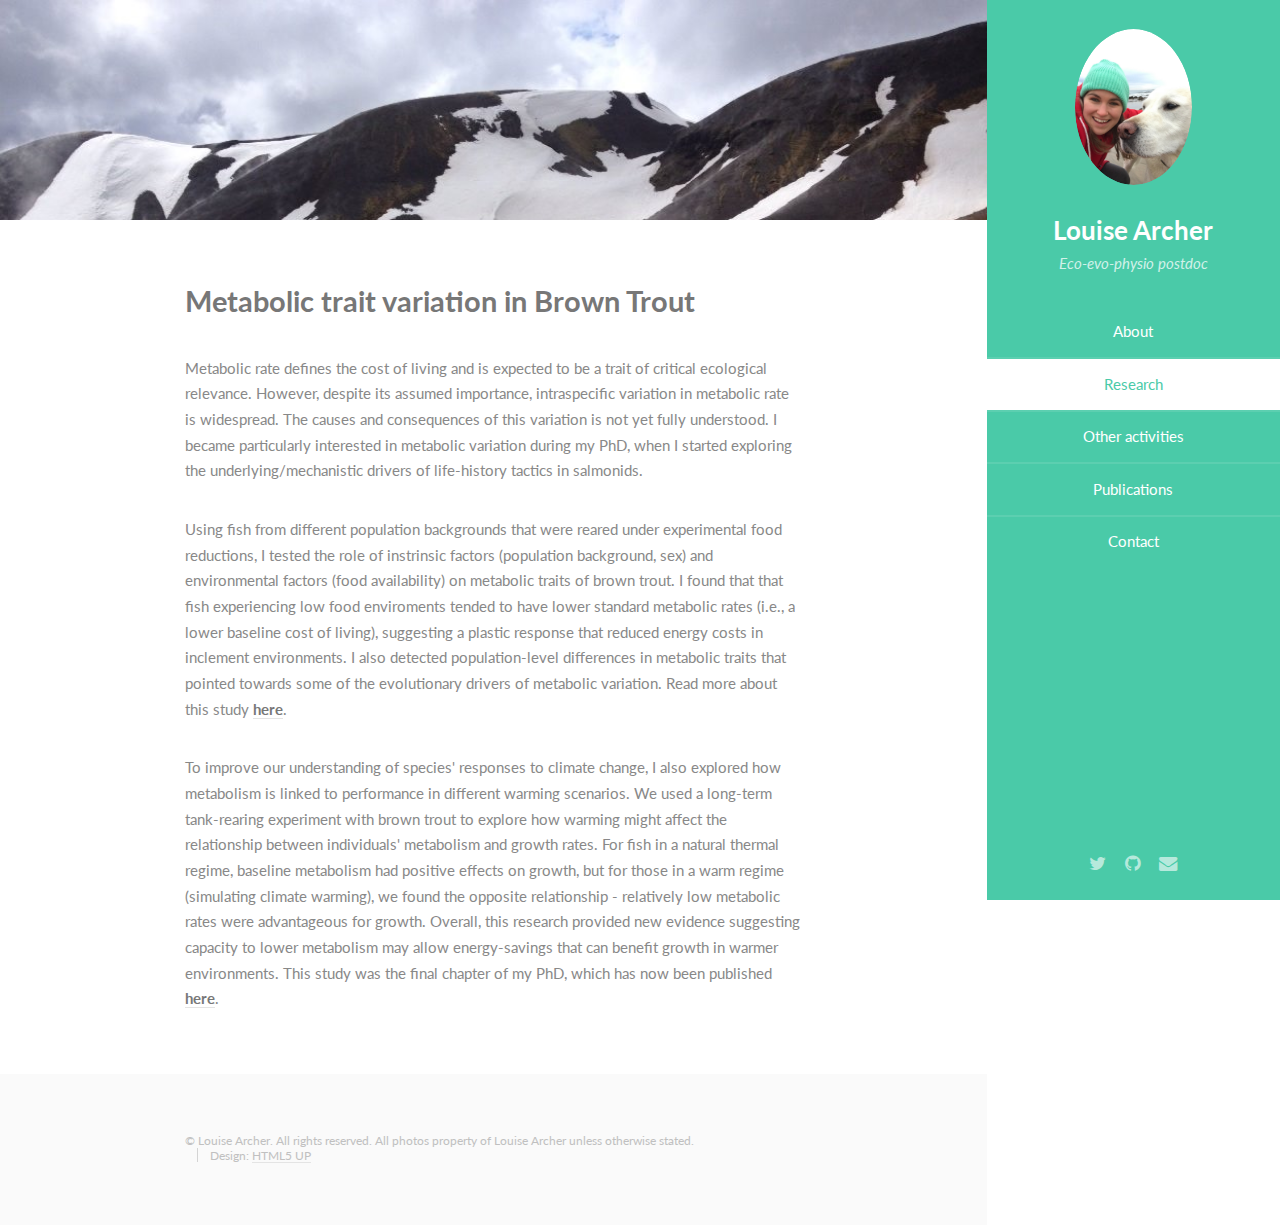
<file: TroutMetabolics.html>
<!DOCTYPE HTML>
<!--
	Read Only by HTML5 UP
	html5up.net | @n33co
	Free for personal and commercial use under the CCA 3.0 license (html5up.net/license)
-->
<html>
	<head>
		<title>Louise Archer</title>
		<meta charset="utf-8" />
		<meta name="viewport" content="width=device-width, initial-scale=1" />
		<!--[if lte IE 8]><script src="assets/js/ie/html5shiv.js"></script><![endif]-->
		<link rel="stylesheet" href="assets/css/main.css" />
		<!--[if lte IE 8]><link rel="stylesheet" href="assets/css/ie8.css" /><![endif]-->
	</head>
	<body>
		
		<!-- Header -->
			<section id="header">
				<header>
					<span class="image avatar"><img src="images/IMG_0831.jpg" alt="" /></span>
					<h1 id="logo"><a href="#">Louise Archer</a></h1>
					<p>Eco-evo-physio postdoc
					</p>
				</header>
				<nav id="nav">
					<ul>
						<li><a href="https://louarcher.github.io/#one" >About</a></li>
						<li><a href="https://louarcher.github.io/Research"class=active>Research</a></li>
						<li><a href="http://louarcher.github.io/Activities">Other activities</a></li>
						<li><a href="https://louarcher.github.io/Publications">Publications</a></li>
						<li><a href="https://louarcher.github.io/#four">Contact</a></li>
					</ul>
				</nav>
				<footer>
					<ul class="icons">
						<li><a href="https://twitter.com/archington_1991" class="icon fa-twitter"><span class="label">Twitter</span></a></li>
						<li><a href="https://github.com/louarcher" class="icon fa-github"><span class="label">Github</span></a></li>
						<li><a href="#four" class="icon fa-envelope"><span class="label">Email</span></a></li>
					</ul>
				</footer>
			</section>

		

		<!-- Wrapper -->
			<div id="wrapper">

				<!-- Main -->
					<div id="main">

						<!-- One -->
							<section id="one">
								<div class="container">
										<h2>Metabolic trait variation in Brown Trout</h2>
									</header>
									<p></p>
									<p>Metabolic rate defines the cost of living and is expected to be a trait of critical ecological relevance. However, despite its assumed importance, intraspecific variation in metabolic rate is widespread. The causes and consequences of this variation is not yet fully understood. I became particularly interested in metabolic variation during my PhD, when I started exploring the underlying/mechanistic drivers of life-history tactics in salmonids. </p>
									<p>Using fish from different population backgrounds that were reared under experimental food reductions, I tested the role of instrinsic factors (population background, sex) and environmental factors (food availability) on metabolic traits of brown trout. I found that that fish experiencing low food enviroments tended to have lower standard metabolic rates (i.e., a lower baseline cost of living), suggesting a plastic response that reduced energy costs in inclement environments. I also detected population-level differences in metabolic traits that pointed towards some of the evolutionary drivers of metabolic variation. Read more about this study <a href = "https://academic.oup.com/conphys/article/8/1/coaa096/5924230?login=true"><b>here</b></a>.</p>
									To improve our understanding of species' responses to climate change, I also explored how metabolism is linked to performance in different warming scenarios. We used a long-term tank-rearing experiment with brown trout to explore how warming might affect the relationship between individuals' metabolism and growth rates. For fish in a natural thermal regime, baseline metabolism had positive effects on growth, but for those in a warm regime (simulating climate warming), we found the opposite relationship  - relatively low metabolic rates were advantageous for growth. Overall, this research provided new evidence suggesting capacity to lower metabolism may allow energy-savings that can benefit growth in warmer environments. This study was the final chapter of my PhD, which has now been published <a href = "https://royalsocietypublishing.org/doi/full/10.1098/rspb.2021.1509"><b>here</b></a>.</p>
								</div>
							</section>

						

						<!-- Five -->
						<!--
							<section id="five">
								<div class="container">
									<h3>Elements</h3>

									<section>
										<h4>Text</h4>
										<p>This is <b>bold</b> and this is <strong>strong</strong>. This is <i>italic</i> and this is <em>emphasized</em>.
										This is <sup>superscript</sup> text and this is <sub>subscript</sub> text.
										This is <u>underlined</u> and this is code: <code>for (;;) { ... }</code>. Finally, <a href="#">this is a link</a>.</p>
										<hr />
										<header>
											<h4>Heading with a Subtitle</h4>
											<p>Lorem ipsum dolor sit amet nullam id egestas urna aliquam</p>
										</header>
										<p>Nunc lacinia ante nunc ac lobortis. Interdum adipiscing gravida odio porttitor sem non mi integer non faucibus ornare mi ut ante amet placerat aliquet. Volutpat eu sed ante lacinia sapien lorem accumsan varius montes viverra nibh in adipiscing blandit tempus accumsan.</p>
										<header>
											<h5>Heading with a Subtitle</h5>
											<p>Lorem ipsum dolor sit amet nullam id egestas urna aliquam</p>
										</header>
										<p>Nunc lacinia ante nunc ac lobortis. Interdum adipiscing gravida odio porttitor sem non mi integer non faucibus ornare mi ut ante amet placerat aliquet. Volutpat eu sed ante lacinia sapien lorem accumsan varius montes viverra nibh in adipiscing blandit tempus accumsan.</p>
										<hr />
										<h2>Heading Level 2</h2>
										<h3>Heading Level 3</h3>
										<h4>Heading Level 4</h4>
										<h5>Heading Level 5</h5>
										<h6>Heading Level 6</h6>
										<hr />
										<h5>Blockquote</h5>
										<blockquote>Fringilla nisl. Donec accumsan interdum nisi, quis tincidunt felis sagittis eget tempus euismod. Vestibulum ante ipsum primis in faucibus vestibulum. Blandit adipiscing eu felis iaculis volutpat ac adipiscing accumsan faucibus. Vestibulum ante ipsum primis in faucibus lorem ipsum dolor sit amet nullam adipiscing eu felis.</blockquote>
										<h5>Preformatted</h5>
										<pre><code>i = 0;

	while (!deck.isInOrder()) {
	    print 'Iteration ' + i;
	    deck.shuffle();
	    i++;
	}

	print 'It took ' + i + ' iterations to sort the deck.';</code></pre>
									</section>

									<section>
										<h4>Lists</h4>
										<div class="row">
											<div class="6u 12u(xsmall)">
												<h5>Unordered</h5>
												<ul>
													<li>Dolor pulvinar etiam magna etiam.</li>
													<li>Sagittis adipiscing lorem eleifend.</li>
													<li>Felis enim feugiat dolore viverra.</li>
												</ul>
												<h5>Alternate</h5>
												<ul class="alt">
													<li>Dolor pulvinar etiam magna etiam.</li>
													<li>Sagittis adipiscing lorem eleifend.</li>
													<li>Felis enim feugiat dolore viverra.</li>
												</ul>
											</div>
											<div class="6u 12u(xsmall)">
												<h5>Ordered</h5>
												<ol>
													<li>Dolor pulvinar etiam magna etiam.</li>
													<li>Etiam vel felis at lorem sed viverra.</li>
													<li>Felis enim feugiat dolore viverra.</li>
													<li>Dolor pulvinar etiam magna etiam.</li>
													<li>Etiam vel felis at lorem sed viverra.</li>
													<li>Felis enim feugiat dolore viverra.</li>
												</ol>
												<h5>Icons</h5>
												<ul class="icons">
													<li><a href="#" class="icon fa-twitter"><span class="label">Twitter</span></a></li>
													<li><a href="#" class="icon fa-facebook"><span class="label">Facebook</span></a></li>
													<li><a href="#" class="icon fa-instagram"><span class="label">Instagram</span></a></li>
													<li><a href="#" class="icon fa-github"><span class="label">Github</span></a></li>
													<li><a href="#" class="icon fa-dribbble"><span class="label">Dribbble</span></a></li>
													<li><a href="#" class="icon fa-tumblr"><span class="label">Tumblr</span></a></li>
												</ul>
											</div>
										</div>
										<h5>Actions</h5>
										<ul class="actions">
											<li><a href="#" class="button special">Default</a></li>
											<li><a href="#" class="button">Default</a></li>
											<li><a href="#" class="button alt">Default</a></li>
										</ul>
										<ul class="actions small">
											<li><a href="#" class="button special small">Small</a></li>
											<li><a href="#" class="button small">Small</a></li>
											<li><a href="#" class="button alt small">Small</a></li>
										</ul>
										<div class="row">
											<div class="3u 6u(medium) 12u$(xsmall)">
												<ul class="actions vertical">
													<li><a href="#" class="button special">Default</a></li>
													<li><a href="#" class="button">Default</a></li>
													<li><a href="#" class="button alt">Default</a></li>
												</ul>
											</div>
											<div class="3u 6u$(medium) 12u$(xsmall)">
												<ul class="actions vertical small">
													<li><a href="#" class="button special small">Small</a></li>
													<li><a href="#" class="button small">Small</a></li>
													<li><a href="#" class="button alt small">Small</a></li>
												</ul>
											</div>
											<div class="3u 6u(medium) 12u$(xsmall)">
												<ul class="actions vertical">
													<li><a href="#" class="button special fit">Default</a></li>
													<li><a href="#" class="button fit">Default</a></li>
													<li><a href="#" class="button alt fit">Default</a></li>
												</ul>
											</div>
											<div class="3u 6u$(medium) 12u$(xsmall)">
												<ul class="actions vertical small">
													<li><a href="#" class="button special small fit">Small</a></li>
													<li><a href="#" class="button small fit">Small</a></li>
													<li><a href="#" class="button alt small fit">Small</a></li>
												</ul>
											</div>
										</div>
									</section>

									<section>
										<h4>Table</h4>
										<h5>Default</h5>
										<div class="table-wrapper">
											<table>
												<thead>
													<tr>
														<th>Name</th>
														<th>Description</th>
														<th>Price</th>
													</tr>
												</thead>
												<tbody>
													<tr>
														<td>Item One</td>
														<td>Ante turpis integer aliquet porttitor.</td>
														<td>29.99</td>
													</tr>
													<tr>
														<td>Item Two</td>
														<td>Vis ac commodo adipiscing arcu aliquet.</td>
														<td>19.99</td>
													</tr>
													<tr>
														<td>Item Three</td>
														<td> Morbi faucibus arcu accumsan lorem.</td>
														<td>29.99</td>
													</tr>
													<tr>
														<td>Item Four</td>
														<td>Vitae integer tempus condimentum.</td>
														<td>19.99</td>
													</tr>
													<tr>
														<td>Item Five</td>
														<td>Ante turpis integer aliquet porttitor.</td>
														<td>29.99</td>
													</tr>
												</tbody>
												<tfoot>
													<tr>
														<td colspan="2"></td>
														<td>100.00</td>
													</tr>
												</tfoot>
											</table>
										</div>

										<h5>Alternate</h5>
										<div class="table-wrapper">
											<table class="alt">
												<thead>
													<tr>
														<th>Name</th>
														<th>Description</th>
														<th>Price</th>
													</tr>
												</thead>
												<tbody>
													<tr>
														<td>Item One</td>
														<td>Ante turpis integer aliquet porttitor.</td>
														<td>29.99</td>
													</tr>
													<tr>
														<td>Item Two</td>
														<td>Vis ac commodo adipiscing arcu aliquet.</td>
														<td>19.99</td>
													</tr>
													<tr>
														<td>Item Three</td>
														<td> Morbi faucibus arcu accumsan lorem.</td>
														<td>29.99</td>
													</tr>
													<tr>
														<td>Item Four</td>
														<td>Vitae integer tempus condimentum.</td>
														<td>19.99</td>
													</tr>
													<tr>
														<td>Item Five</td>
														<td>Ante turpis integer aliquet porttitor.</td>
														<td>29.99</td>
													</tr>
												</tbody>
												<tfoot>
													<tr>
														<td colspan="2"></td>
														<td>100.00</td>
													</tr>
												</tfoot>
											</table>
										</div>
									</section>

									<section>
										<h4>Buttons</h4>
										<ul class="actions">
											<li><a href="#" class="button special">Special</a></li>
											<li><a href="#" class="button">Default</a></li>
											<li><a href="#" class="button alt">Alternate</a></li>
										</ul>
										<ul class="actions">
											<li><a href="#" class="button special big">Big</a></li>
											<li><a href="#" class="button">Default</a></li>
											<li><a href="#" class="button alt small">Small</a></li>
										</ul>
										<ul class="actions fit">
											<li><a href="#" class="button special fit">Fit</a></li>
											<li><a href="#" class="button fit">Fit</a></li>
											<li><a href="#" class="button alt fit">Fit</a></li>
										</ul>
										<ul class="actions fit small">
											<li><a href="#" class="button special fit small">Fit + Small</a></li>
											<li><a href="#" class="button fit small">Fit + Small</a></li>
											<li><a href="#" class="button alt fit small">Fit + Small</a></li>
										</ul>
										<ul class="actions">
											<li><a href="#" class="button special icon fa-download">Icon</a></li>
											<li><a href="#" class="button icon fa-download">Icon</a></li>
											<li><a href="#" class="button alt icon fa-check">Icon</a></li>
										</ul>
										<ul class="actions">
											<li><span class="button special disabled">Special</span></li>
											<li><span class="button disabled">Default</span></li>
											<li><span class="button alt disabled">Alternate</span></li>
										</ul>
									</section>

									<section>
										<h4>Form</h4>
										<form method="post" action="#">
											<div class="row uniform">
												<div class="6u 12u(xsmall)">
													<input type="text" name="demo-name" id="demo-name" value="" placeholder="Name" />
												</div>
												<div class="6u 12u(xsmall)">
													<input type="email" name="demo-email" id="demo-email" value="" placeholder="Email" />
												</div>
											</div>
											<div class="row uniform">
												<div class="12u">
													<div class="select-wrapper">
														<select name="demo-category" id="demo-category">
															<option value="">- Category -</option>
															<option value="1">Manufacturing</option>
															<option value="1">Shipping</option>
															<option value="1">Administration</option>
															<option value="1">Human Resources</option>
														</select>
													</div>
												</div>
											</div>
											<div class="row uniform">
												<div class="4u 12u(medium)">
													<input type="radio" id="demo-priority-low" name="demo-priority" checked>
													<label for="demo-priority-low">Low Priority</label>
												</div>
												<div class="4u 12u(medium)">
													<input type="radio" id="demo-priority-normal" name="demo-priority">
													<label for="demo-priority-normal">Normal Priority</label>
												</div>
												<div class="4u 12u(medium)">
													<input type="radio" id="demo-priority-high" name="demo-priority">
													<label for="demo-priority-high">High Priority</label>
												</div>
											</div>
											<div class="row uniform">
												<div class="6u 12u(medium)">
													<input type="checkbox" id="demo-copy" name="demo-copy">
													<label for="demo-copy">Email me a copy of this message</label>
												</div>
												<div class="6u 12u(medium)">
													<input type="checkbox" id="demo-human" name="demo-human" checked>
													<label for="demo-human">I am a human and not a robot</label>
												</div>
											</div>
											<div class="row uniform">
												<div class="12u">
													<textarea name="demo-message" id="demo-message" placeholder="Enter your message" rows="6"></textarea>
												</div>
											</div>
											<div class="row uniform">
												<div class="12u">
													<ul class="actions">
														<li><input type="submit" value="Send Message" /></li>
														<li><input type="reset" value="Reset" class="alt" /></li>
													</ul>
												</div>
											</div>
										</form>
									</section>

									<section>
										<h4>Image</h4>
										<h5>Fit</h5>
										<span class="image fit"><img src="images/banner.jpg" alt="" /></span>
										<div class="box alt">
											<div class="row 50% uniform">
												<div class="4u"><span class="image fit"><img src="images/pic01.jpg" alt="" /></span></div>
												<div class="4u"><span class="image fit"><img src="images/pic02.jpg" alt="" /></span></div>
												<div class="4u"><span class="image fit"><img src="images/pic03.jpg" alt="" /></span></div>
											</div>
											<div class="row 50% uniform">
												<div class="4u"><span class="image fit"><img src="images/pic02.jpg" alt="" /></span></div>
												<div class="4u"><span class="image fit"><img src="images/pic03.jpg" alt="" /></span></div>
												<div class="4u"><span class="image fit"><img src="images/pic01.jpg" alt="" /></span></div>
											</div>
											<div class="row 50% uniform">
												<div class="4u"><span class="image fit"><img src="images/pic03.jpg" alt="" /></span></div>
												<div class="4u"><span class="image fit"><img src="images/pic01.jpg" alt="" /></span></div>
												<div class="4u"><span class="image fit"><img src="images/pic02.jpg" alt="" /></span></div>
											</div>
										</div>
										<h5>Left &amp; Right</h5>
										<p><span class="image left"><img src="images/avatar.jpg" alt="" /></span>Fringilla nisl. Donec accumsan interdum nisi, quis tincidunt felis sagittis eget. tempus euismod. Vestibulum ante ipsum primis in faucibus vestibulum. Blandit adipiscing eu felis iaculis volutpat ac adipiscing accumsan eu faucibus. Integer ac pellentesque praesent tincidunt felis sagittis eget. tempus euismod. Vestibulum ante ipsum primis in faucibus vestibulum. Blandit adipiscing eu felis iaculis volutpat ac adipiscing accumsan eu faucibus. Integer ac pellentesque praesent. Donec accumsan interdum nisi, quis tincidunt felis sagittis eget. tempus euismod. Vestibulum ante ipsum primis in faucibus vestibulum. Blandit adipiscing eu felis iaculis volutpat ac adipiscing accumsan eu faucibus. Integer ac pellentesque praesent tincidunt felis sagittis eget. tempus euismod. Vestibulum ante ipsum primis in faucibus vestibulum. Blandit adipiscing eu felis iaculis volutpat ac adipiscing accumsan eu faucibus. Integer ac pellentesque praesent.</p>
										<p><span class="image right"><img src="images/avatar.jpg" alt="" /></span>Fringilla nisl. Donec accumsan interdum nisi, quis tincidunt felis sagittis eget. tempus euismod. Vestibulum ante ipsum primis in faucibus vestibulum. Blandit adipiscing eu felis iaculis volutpat ac adipiscing accumsan eu faucibus. Integer ac pellentesque praesent tincidunt felis sagittis eget. tempus euismod. Vestibulum ante ipsum primis in faucibus vestibulum. Blandit adipiscing eu felis iaculis volutpat ac adipiscing accumsan eu faucibus. Integer ac pellentesque praesent. Donec accumsan interdum nisi, quis tincidunt felis sagittis eget. tempus euismod. Vestibulum ante ipsum primis in faucibus vestibulum. Blandit adipiscing eu felis iaculis volutpat ac adipiscing accumsan eu faucibus. Integer ac pellentesque praesent tincidunt felis sagittis eget. tempus euismod. Vestibulum ante ipsum primis in faucibus vestibulum. Blandit adipiscing eu felis iaculis volutpat ac adipiscing accumsan eu faucibus. Integer ac pellentesque praesent.</p>
									</section>

								</div>
							</section>
						-->

					</div>

				<!-- Footer -->
					<section id="footer">
						<div class="container">
							<ul class="copyright">
								<li>&copy; Louise Archer. All rights reserved. All photos property of Louise Archer unless otherwise stated. </li><li>Design: <a href="http://html5up.net">HTML5 UP</a></li>
							</ul>
						</div>
					</section>

			</div>

		<!-- Scripts -->
			<script src="assets/js/jquery.min.js"></script>
			<script src="assets/js/jquery.scrollzer.min.js"></script>
			<script src="assets/js/jquery.scrolly.min.js"></script>
			<script src="assets/js/skel.min.js"></script>
			<script src="assets/js/util.js"></script>
			<!--[if lte IE 8]><script src="assets/js/ie/respond.min.js"></script><![endif]-->
			<script src="assets/js/main.js"></script>

	</body>
</html>
</file>
<file: assets/css/ie8.css>
/*
	Read Only by HTML5 UP
	html5up.net | @n33co
	Free for personal and commercial use under the CCA 3.0 license (html5up.net/license)
*/

/* Basic */

	code,
	input[type="text"],
	input[type="password"],
	input[type="email"],
	select,
	textarea,
	.box,
	.image,
	.image img,
	input[type="submit"],
	input[type="reset"],
	input[type="button"],
	.button {
		position: relative;
		-ms-behavior: url("assets/js/ie/PIE.htc");
	}

/* Form */

	input[type="text"],
	input[type="password"],
	input[type="email"],
	select {
		line-height: 2.75em;
	}

	input[type="checkbox"],
	input[type="radio"] {
		-moz-appearance: normal;
		-webkit-appearance: normal;
		-ms-appearance: normal;
		appearance: normal;
	}

		input[type="checkbox"] + label,
		input[type="radio"] + label {
			padding: 0 0 0 1.5em;
		}

			input[type="checkbox"] + label:before,
			input[type="radio"] + label:before {
				display: none;
			}

/* Button */

	input[type="submit"].alt,
	input[type="reset"].alt,
	input[type="button"].alt,
	.button.alt {
		border: solid 2px #e4e4e4;
	}
</file>
<file: assets/css/main.css>
@import url("font-awesome.min.css");
@import url("http://fonts.googleapis.com/css?family=Lato:400,400italic,700,700italic|Source+Code+Pro:400");

/*
	Read Only by HTML5 UP
	html5up.net | @n33co
	Free for personal and commercial use under the CCA 3.0 license (html5up.net/license)
*/

/* Reset */

	html, body, div, span, applet, object, iframe, h1, h2, h3, h4, h5, h6, p, blockquote, pre, a, abbr, acronym, address, big, cite, code, del, dfn, em, img, ins, kbd, q, s, samp, small, strike, strong, sub, sup, tt, var, b, u, i, center, dl, dt, dd, ol, ul, li, fieldset, form, label, legend, table, caption, tbody, tfoot, thead, tr, th, td, article, aside, canvas, details, embed, figure, figcaption, footer, header, hgroup, menu, nav, output, ruby, section, summary, time, mark, audio, video {
		margin: 0;
		padding: 0;
		border: 0;
		font-size: 100%;
		font: inherit;
		vertical-align: baseline;
	}

	article, aside, details, figcaption, figure, footer, header, hgroup, menu, nav, section {
		display: block;
	}

	body {
		line-height: 1;
	}

	ol, ul {
		list-style: none;
	}

	blockquote, q {
		quotes: none;
	}

	blockquote:before, blockquote:after, q:before, q:after {
		content: '';
		content: none;
	}

	table {
		border-collapse: collapse;
		border-spacing: 0;
	}

	body {
		-webkit-text-size-adjust: none;
	}

/* Box Model */

	*, *:before, *:after {
		-moz-box-sizing: border-box;
		-webkit-box-sizing: border-box;
		box-sizing: border-box;
	}

/* Containers */

	.container {
		margin-left: auto;
		margin-right: auto;
	}

	.container.\31 25\25 {
		width: 100%;
		max-width: 56.25em;
		min-width: 45em;
	}

	.container.\37 5\25 {
		width: 33.75em;
	}

	.container.\35 0\25 {
		width: 22.5em;
	}

	.container.\32 5\25 {
		width: 11.25em;
	}

	.container {
		width: 45em;
	}

	@media screen and (max-width: 1680px) {

		.container.\31 25\25 {
			width: 100%;
			max-width: 56.25em;
			min-width: 45em;
		}

		.container.\37 5\25 {
			width: 33.75em;
		}

		.container.\35 0\25 {
			width: 22.5em;
		}

		.container.\32 5\25 {
			width: 11.25em;
		}

		.container {
			width: 45em;
		}

	}

	@media screen and (max-width: 1280px) {

		.container.\31 25\25 {
			width: 100%;
			max-width: 52.5em;
			min-width: 42em;
		}

		.container.\37 5\25 {
			width: 31.5em;
		}

		.container.\35 0\25 {
			width: 21em;
		}

		.container.\32 5\25 {
			width: 10.5em;
		}

		.container {
			width: 42em;
		}

	}

	@media screen and (max-width: 1024px) {

		.container.\31 25\25 {
			width: 100%;
			max-width: 106.25%;
			min-width: 85%;
		}

		.container.\37 5\25 {
			width: 63.75%;
		}

		.container.\35 0\25 {
			width: 42.5%;
		}

		.container.\32 5\25 {
			width: 21.25%;
		}

		.container {
			width: 85% !important;
		}

	}

	@media screen and (max-width: 736px) {

		.container.\31 25\25 {
			width: 100%;
			max-width: 112.5%;
			min-width: 90%;
		}

		.container.\37 5\25 {
			width: 67.5%;
		}

		.container.\35 0\25 {
			width: 45%;
		}

		.container.\32 5\25 {
			width: 22.5%;
		}

		.container {
			width: 90% !important;
		}

	}

	@media screen and (max-width: 480px) {

		.container.\31 25\25 {
			width: 100%;
			max-width: 112.5%;
			min-width: 90%;
		}

		.container.\37 5\25 {
			width: 67.5%;
		}

		.container.\35 0\25 {
			width: 45%;
		}

		.container.\32 5\25 {
			width: 22.5%;
		}

		.container {
			width: 90% !important;
		}

	}

/* Grid */

	.row {
		border-bottom: solid 1px transparent;
		-moz-box-sizing: border-box;
		-webkit-box-sizing: border-box;
		box-sizing: border-box;
	}

	.row > * {
		float: left;
		-moz-box-sizing: border-box;
		-webkit-box-sizing: border-box;
		box-sizing: border-box;
	}

	.row:after, .row:before {
		content: '';
		display: block;
		clear: both;
		height: 0;
	}

	.row.uniform > * > :first-child {
		margin-top: 0;
	}

	.row.uniform > * > :last-child {
		margin-bottom: 0;
	}

	.row.\30 \25 > * {
		padding: 0 0 0 0em;
	}

	.row.\30 \25 {
		margin: 0 0 -1px 0em;
	}

	.row.uniform.\30 \25 > * {
		padding: 0em 0 0 0em;
	}

	.row.uniform.\30 \25 {
		margin: 0em 0 -1px 0em;
	}

	.row > * {
		padding: 0 0 0 2em;
	}

	.row {
		margin: 0 0 -1px -2em;
	}

	.row.uniform > * {
		padding: 2em 0 0 2em;
	}

	.row.uniform {
		margin: -2em 0 -1px -2em;
	}

	.row.\32 00\25 > * {
		padding: 0 0 0 4em;
	}

	.row.\32 00\25 {
		margin: 0 0 -1px -4em;
	}

	.row.uniform.\32 00\25 > * {
		padding: 4em 0 0 4em;
	}

	.row.uniform.\32 00\25 {
		margin: -4em 0 -1px -4em;
	}

	.row.\31 50\25 > * {
		padding: 0 0 0 3em;
	}

	.row.\31 50\25 {
		margin: 0 0 -1px -3em;
	}

	.row.uniform.\31 50\25 > * {
		padding: 3em 0 0 3em;
	}

	.row.uniform.\31 50\25 {
		margin: -3em 0 -1px -3em;
	}

	.row.\35 0\25 > * {
		padding: 0 0 0 1em;
	}

	.row.\35 0\25 {
		margin: 0 0 -1px -1em;
	}

	.row.uniform.\35 0\25 > * {
		padding: 1em 0 0 1em;
	}

	.row.uniform.\35 0\25 {
		margin: -1em 0 -1px -1em;
	}

	.row.\32 5\25 > * {
		padding: 0 0 0 0.5em;
	}

	.row.\32 5\25 {
		margin: 0 0 -1px -0.5em;
	}

	.row.uniform.\32 5\25 > * {
		padding: 0.5em 0 0 0.5em;
	}

	.row.uniform.\32 5\25 {
		margin: -0.5em 0 -1px -0.5em;
	}

	.\31 2u, .\31 2u\24 {
		width: 100%;
		clear: none;
		margin-left: 0;
	}

	.\31 1u, .\31 1u\24 {
		width: 91.6666666667%;
		clear: none;
		margin-left: 0;
	}

	.\31 0u, .\31 0u\24 {
		width: 83.3333333333%;
		clear: none;
		margin-left: 0;
	}

	.\39 u, .\39 u\24 {
		width: 75%;
		clear: none;
		margin-left: 0;
	}

	.\38 u, .\38 u\24 {
		width: 66.6666666667%;
		clear: none;
		margin-left: 0;
	}

	.\37 u, .\37 u\24 {
		width: 58.3333333333%;
		clear: none;
		margin-left: 0;
	}

	.\36 u, .\36 u\24 {
		width: 50%;
		clear: none;
		margin-left: 0;
	}

	.\35 u, .\35 u\24 {
		width: 41.6666666667%;
		clear: none;
		margin-left: 0;
	}

	.\34 u, .\34 u\24 {
		width: 33.3333333333%;
		clear: none;
		margin-left: 0;
	}

	.\33 u, .\33 u\24 {
		width: 25%;
		clear: none;
		margin-left: 0;
	}

	.\32 u, .\32 u\24 {
		width: 16.6666666667%;
		clear: none;
		margin-left: 0;
	}

	.\31 u, .\31 u\24 {
		width: 8.3333333333%;
		clear: none;
		margin-left: 0;
	}

	.\31 2u\24 + *,
	.\31 1u\24 + *,
	.\31 0u\24 + *,
	.\39 u\24 + *,
	.\38 u\24 + *,
	.\37 u\24 + *,
	.\36 u\24 + *,
	.\35 u\24 + *,
	.\34 u\24 + *,
	.\33 u\24 + *,
	.\32 u\24 + *,
	.\31 u\24 + * {
		clear: left;
	}

	.\-11u {
		margin-left: 91.66667%;
	}

	.\-10u {
		margin-left: 83.33333%;
	}

	.\-9u {
		margin-left: 75%;
	}

	.\-8u {
		margin-left: 66.66667%;
	}

	.\-7u {
		margin-left: 58.33333%;
	}

	.\-6u {
		margin-left: 50%;
	}

	.\-5u {
		margin-left: 41.66667%;
	}

	.\-4u {
		margin-left: 33.33333%;
	}

	.\-3u {
		margin-left: 25%;
	}

	.\-2u {
		margin-left: 16.66667%;
	}

	.\-1u {
		margin-left: 8.33333%;
	}

	@media screen and (max-width: 1680px) {

		.row > * {
			padding: 0 0 0 2em;
		}

		.row {
			margin: 0 0 -1px -2em;
		}

		.row.uniform > * {
			padding: 2em 0 0 2em;
		}

		.row.uniform {
			margin: -2em 0 -1px -2em;
		}

		.row.\32 00\25 > * {
			padding: 0 0 0 4em;
		}

		.row.\32 00\25 {
			margin: 0 0 -1px -4em;
		}

		.row.uniform.\32 00\25 > * {
			padding: 4em 0 0 4em;
		}

		.row.uniform.\32 00\25 {
			margin: -4em 0 -1px -4em;
		}

		.row.\31 50\25 > * {
			padding: 0 0 0 3em;
		}

		.row.\31 50\25 {
			margin: 0 0 -1px -3em;
		}

		.row.uniform.\31 50\25 > * {
			padding: 3em 0 0 3em;
		}

		.row.uniform.\31 50\25 {
			margin: -3em 0 -1px -3em;
		}

		.row.\35 0\25 > * {
			padding: 0 0 0 1em;
		}

		.row.\35 0\25 {
			margin: 0 0 -1px -1em;
		}

		.row.uniform.\35 0\25 > * {
			padding: 1em 0 0 1em;
		}

		.row.uniform.\35 0\25 {
			margin: -1em 0 -1px -1em;
		}

		.row.\32 5\25 > * {
			padding: 0 0 0 0.5em;
		}

		.row.\32 5\25 {
			margin: 0 0 -1px -0.5em;
		}

		.row.uniform.\32 5\25 > * {
			padding: 0.5em 0 0 0.5em;
		}

		.row.uniform.\32 5\25 {
			margin: -0.5em 0 -1px -0.5em;
		}

		.\31 2u\28xlarge\29, .\31 2u\24\28xlarge\29 {
			width: 100%;
			clear: none;
			margin-left: 0;
		}

		.\31 1u\28xlarge\29, .\31 1u\24\28xlarge\29 {
			width: 91.6666666667%;
			clear: none;
			margin-left: 0;
		}

		.\31 0u\28xlarge\29, .\31 0u\24\28xlarge\29 {
			width: 83.3333333333%;
			clear: none;
			margin-left: 0;
		}

		.\39 u\28xlarge\29, .\39 u\24\28xlarge\29 {
			width: 75%;
			clear: none;
			margin-left: 0;
		}

		.\38 u\28xlarge\29, .\38 u\24\28xlarge\29 {
			width: 66.6666666667%;
			clear: none;
			margin-left: 0;
		}

		.\37 u\28xlarge\29, .\37 u\24\28xlarge\29 {
			width: 58.3333333333%;
			clear: none;
			margin-left: 0;
		}

		.\36 u\28xlarge\29, .\36 u\24\28xlarge\29 {
			width: 50%;
			clear: none;
			margin-left: 0;
		}

		.\35 u\28xlarge\29, .\35 u\24\28xlarge\29 {
			width: 41.6666666667%;
			clear: none;
			margin-left: 0;
		}

		.\34 u\28xlarge\29, .\34 u\24\28xlarge\29 {
			width: 33.3333333333%;
			clear: none;
			margin-left: 0;
		}

		.\33 u\28xlarge\29, .\33 u\24\28xlarge\29 {
			width: 25%;
			clear: none;
			margin-left: 0;
		}

		.\32 u\28xlarge\29, .\32 u\24\28xlarge\29 {
			width: 16.6666666667%;
			clear: none;
			margin-left: 0;
		}

		.\31 u\28xlarge\29, .\31 u\24\28xlarge\29 {
			width: 8.3333333333%;
			clear: none;
			margin-left: 0;
		}

		.\31 2u\24\28xlarge\29 + *,
		.\31 1u\24\28xlarge\29 + *,
		.\31 0u\24\28xlarge\29 + *,
		.\39 u\24\28xlarge\29 + *,
		.\38 u\24\28xlarge\29 + *,
		.\37 u\24\28xlarge\29 + *,
		.\36 u\24\28xlarge\29 + *,
		.\35 u\24\28xlarge\29 + *,
		.\34 u\24\28xlarge\29 + *,
		.\33 u\24\28xlarge\29 + *,
		.\32 u\24\28xlarge\29 + *,
		.\31 u\24\28xlarge\29 + * {
			clear: left;
		}

		.\-11u\28xlarge\29 {
			margin-left: 91.66667%;
		}

		.\-10u\28xlarge\29 {
			margin-left: 83.33333%;
		}

		.\-9u\28xlarge\29 {
			margin-left: 75%;
		}

		.\-8u\28xlarge\29 {
			margin-left: 66.66667%;
		}

		.\-7u\28xlarge\29 {
			margin-left: 58.33333%;
		}

		.\-6u\28xlarge\29 {
			margin-left: 50%;
		}

		.\-5u\28xlarge\29 {
			margin-left: 41.66667%;
		}

		.\-4u\28xlarge\29 {
			margin-left: 33.33333%;
		}

		.\-3u\28xlarge\29 {
			margin-left: 25%;
		}

		.\-2u\28xlarge\29 {
			margin-left: 16.66667%;
		}

		.\-1u\28xlarge\29 {
			margin-left: 8.33333%;
		}

	}

	@media screen and (max-width: 1280px) {

		.row > * {
			padding: 0 0 0 1.5em;
		}

		.row {
			margin: 0 0 -1px -1.5em;
		}

		.row.uniform > * {
			padding: 1.5em 0 0 1.5em;
		}

		.row.uniform {
			margin: -1.5em 0 -1px -1.5em;
		}

		.row.\32 00\25 > * {
			padding: 0 0 0 3em;
		}

		.row.\32 00\25 {
			margin: 0 0 -1px -3em;
		}

		.row.uniform.\32 00\25 > * {
			padding: 3em 0 0 3em;
		}

		.row.uniform.\32 00\25 {
			margin: -3em 0 -1px -3em;
		}

		.row.\31 50\25 > * {
			padding: 0 0 0 2.25em;
		}

		.row.\31 50\25 {
			margin: 0 0 -1px -2.25em;
		}

		.row.uniform.\31 50\25 > * {
			padding: 2.25em 0 0 2.25em;
		}

		.row.uniform.\31 50\25 {
			margin: -2.25em 0 -1px -2.25em;
		}

		.row.\35 0\25 > * {
			padding: 0 0 0 0.75em;
		}

		.row.\35 0\25 {
			margin: 0 0 -1px -0.75em;
		}

		.row.uniform.\35 0\25 > * {
			padding: 0.75em 0 0 0.75em;
		}

		.row.uniform.\35 0\25 {
			margin: -0.75em 0 -1px -0.75em;
		}

		.row.\32 5\25 > * {
			padding: 0 0 0 0.375em;
		}

		.row.\32 5\25 {
			margin: 0 0 -1px -0.375em;
		}

		.row.uniform.\32 5\25 > * {
			padding: 0.375em 0 0 0.375em;
		}

		.row.uniform.\32 5\25 {
			margin: -0.375em 0 -1px -0.375em;
		}

		.\31 2u\28large\29, .\31 2u\24\28large\29 {
			width: 100%;
			clear: none;
			margin-left: 0;
		}

		.\31 1u\28large\29, .\31 1u\24\28large\29 {
			width: 91.6666666667%;
			clear: none;
			margin-left: 0;
		}

		.\31 0u\28large\29, .\31 0u\24\28large\29 {
			width: 83.3333333333%;
			clear: none;
			margin-left: 0;
		}

		.\39 u\28large\29, .\39 u\24\28large\29 {
			width: 75%;
			clear: none;
			margin-left: 0;
		}

		.\38 u\28large\29, .\38 u\24\28large\29 {
			width: 66.6666666667%;
			clear: none;
			margin-left: 0;
		}

		.\37 u\28large\29, .\37 u\24\28large\29 {
			width: 58.3333333333%;
			clear: none;
			margin-left: 0;
		}

		.\36 u\28large\29, .\36 u\24\28large\29 {
			width: 50%;
			clear: none;
			margin-left: 0;
		}

		.\35 u\28large\29, .\35 u\24\28large\29 {
			width: 41.6666666667%;
			clear: none;
			margin-left: 0;
		}

		.\34 u\28large\29, .\34 u\24\28large\29 {
			width: 33.3333333333%;
			clear: none;
			margin-left: 0;
		}

		.\33 u\28large\29, .\33 u\24\28large\29 {
			width: 25%;
			clear: none;
			margin-left: 0;
		}

		.\32 u\28large\29, .\32 u\24\28large\29 {
			width: 16.6666666667%;
			clear: none;
			margin-left: 0;
		}

		.\31 u\28large\29, .\31 u\24\28large\29 {
			width: 8.3333333333%;
			clear: none;
			margin-left: 0;
		}

		.\31 2u\24\28large\29 + *,
		.\31 1u\24\28large\29 + *,
		.\31 0u\24\28large\29 + *,
		.\39 u\24\28large\29 + *,
		.\38 u\24\28large\29 + *,
		.\37 u\24\28large\29 + *,
		.\36 u\24\28large\29 + *,
		.\35 u\24\28large\29 + *,
		.\34 u\24\28large\29 + *,
		.\33 u\24\28large\29 + *,
		.\32 u\24\28large\29 + *,
		.\31 u\24\28large\29 + * {
			clear: left;
		}

		.\-11u\28large\29 {
			margin-left: 91.66667%;
		}

		.\-10u\28large\29 {
			margin-left: 83.33333%;
		}

		.\-9u\28large\29 {
			margin-left: 75%;
		}

		.\-8u\28large\29 {
			margin-left: 66.66667%;
		}

		.\-7u\28large\29 {
			margin-left: 58.33333%;
		}

		.\-6u\28large\29 {
			margin-left: 50%;
		}

		.\-5u\28large\29 {
			margin-left: 41.66667%;
		}

		.\-4u\28large\29 {
			margin-left: 33.33333%;
		}

		.\-3u\28large\29 {
			margin-left: 25%;
		}

		.\-2u\28large\29 {
			margin-left: 16.66667%;
		}

		.\-1u\28large\29 {
			margin-left: 8.33333%;
		}

	}

	@media screen and (max-width: 1024px) {

		.row > * {
			padding: 0 0 0 1.5em;
		}

		.row {
			margin: 0 0 -1px -1.5em;
		}

		.row.uniform > * {
			padding: 1.5em 0 0 1.5em;
		}

		.row.uniform {
			margin: -1.5em 0 -1px -1.5em;
		}

		.row.\32 00\25 > * {
			padding: 0 0 0 3em;
		}

		.row.\32 00\25 {
			margin: 0 0 -1px -3em;
		}

		.row.uniform.\32 00\25 > * {
			padding: 3em 0 0 3em;
		}

		.row.uniform.\32 00\25 {
			margin: -3em 0 -1px -3em;
		}

		.row.\31 50\25 > * {
			padding: 0 0 0 2.25em;
		}

		.row.\31 50\25 {
			margin: 0 0 -1px -2.25em;
		}

		.row.uniform.\31 50\25 > * {
			padding: 2.25em 0 0 2.25em;
		}

		.row.uniform.\31 50\25 {
			margin: -2.25em 0 -1px -2.25em;
		}

		.row.\35 0\25 > * {
			padding: 0 0 0 0.75em;
		}

		.row.\35 0\25 {
			margin: 0 0 -1px -0.75em;
		}

		.row.uniform.\35 0\25 > * {
			padding: 0.75em 0 0 0.75em;
		}

		.row.uniform.\35 0\25 {
			margin: -0.75em 0 -1px -0.75em;
		}

		.row.\32 5\25 > * {
			padding: 0 0 0 0.375em;
		}

		.row.\32 5\25 {
			margin: 0 0 -1px -0.375em;
		}

		.row.uniform.\32 5\25 > * {
			padding: 0.375em 0 0 0.375em;
		}

		.row.uniform.\32 5\25 {
			margin: -0.375em 0 -1px -0.375em;
		}

		.\31 2u\28medium\29, .\31 2u\24\28medium\29 {
			width: 100%;
			clear: none;
			margin-left: 0;
		}

		.\31 1u\28medium\29, .\31 1u\24\28medium\29 {
			width: 91.6666666667%;
			clear: none;
			margin-left: 0;
		}

		.\31 0u\28medium\29, .\31 0u\24\28medium\29 {
			width: 83.3333333333%;
			clear: none;
			margin-left: 0;
		}

		.\39 u\28medium\29, .\39 u\24\28medium\29 {
			width: 75%;
			clear: none;
			margin-left: 0;
		}

		.\38 u\28medium\29, .\38 u\24\28medium\29 {
			width: 66.6666666667%;
			clear: none;
			margin-left: 0;
		}

		.\37 u\28medium\29, .\37 u\24\28medium\29 {
			width: 58.3333333333%;
			clear: none;
			margin-left: 0;
		}

		.\36 u\28medium\29, .\36 u\24\28medium\29 {
			width: 50%;
			clear: none;
			margin-left: 0;
		}

		.\35 u\28medium\29, .\35 u\24\28medium\29 {
			width: 41.6666666667%;
			clear: none;
			margin-left: 0;
		}

		.\34 u\28medium\29, .\34 u\24\28medium\29 {
			width: 33.3333333333%;
			clear: none;
			margin-left: 0;
		}

		.\33 u\28medium\29, .\33 u\24\28medium\29 {
			width: 25%;
			clear: none;
			margin-left: 0;
		}

		.\32 u\28medium\29, .\32 u\24\28medium\29 {
			width: 16.6666666667%;
			clear: none;
			margin-left: 0;
		}

		.\31 u\28medium\29, .\31 u\24\28medium\29 {
			width: 8.3333333333%;
			clear: none;
			margin-left: 0;
		}

		.\31 2u\24\28medium\29 + *,
		.\31 1u\24\28medium\29 + *,
		.\31 0u\24\28medium\29 + *,
		.\39 u\24\28medium\29 + *,
		.\38 u\24\28medium\29 + *,
		.\37 u\24\28medium\29 + *,
		.\36 u\24\28medium\29 + *,
		.\35 u\24\28medium\29 + *,
		.\34 u\24\28medium\29 + *,
		.\33 u\24\28medium\29 + *,
		.\32 u\24\28medium\29 + *,
		.\31 u\24\28medium\29 + * {
			clear: left;
		}

		.\-11u\28medium\29 {
			margin-left: 91.66667%;
		}

		.\-10u\28medium\29 {
			margin-left: 83.33333%;
		}

		.\-9u\28medium\29 {
			margin-left: 75%;
		}

		.\-8u\28medium\29 {
			margin-left: 66.66667%;
		}

		.\-7u\28medium\29 {
			margin-left: 58.33333%;
		}

		.\-6u\28medium\29 {
			margin-left: 50%;
		}

		.\-5u\28medium\29 {
			margin-left: 41.66667%;
		}

		.\-4u\28medium\29 {
			margin-left: 33.33333%;
		}

		.\-3u\28medium\29 {
			margin-left: 25%;
		}

		.\-2u\28medium\29 {
			margin-left: 16.66667%;
		}

		.\-1u\28medium\29 {
			margin-left: 8.33333%;
		}

	}

	@media screen and (max-width: 736px) {

		.row > * {
			padding: 0 0 0 1.25em;
		}

		.row {
			margin: 0 0 -1px -1.25em;
		}

		.row.uniform > * {
			padding: 1.25em 0 0 1.25em;
		}

		.row.uniform {
			margin: -1.25em 0 -1px -1.25em;
		}

		.row.\32 00\25 > * {
			padding: 0 0 0 2.5em;
		}

		.row.\32 00\25 {
			margin: 0 0 -1px -2.5em;
		}

		.row.uniform.\32 00\25 > * {
			padding: 2.5em 0 0 2.5em;
		}

		.row.uniform.\32 00\25 {
			margin: -2.5em 0 -1px -2.5em;
		}

		.row.\31 50\25 > * {
			padding: 0 0 0 1.875em;
		}

		.row.\31 50\25 {
			margin: 0 0 -1px -1.875em;
		}

		.row.uniform.\31 50\25 > * {
			padding: 1.875em 0 0 1.875em;
		}

		.row.uniform.\31 50\25 {
			margin: -1.875em 0 -1px -1.875em;
		}

		.row.\35 0\25 > * {
			padding: 0 0 0 0.625em;
		}

		.row.\35 0\25 {
			margin: 0 0 -1px -0.625em;
		}

		.row.uniform.\35 0\25 > * {
			padding: 0.625em 0 0 0.625em;
		}

		.row.uniform.\35 0\25 {
			margin: -0.625em 0 -1px -0.625em;
		}

		.row.\32 5\25 > * {
			padding: 0 0 0 0.3125em;
		}

		.row.\32 5\25 {
			margin: 0 0 -1px -0.3125em;
		}

		.row.uniform.\32 5\25 > * {
			padding: 0.3125em 0 0 0.3125em;
		}

		.row.uniform.\32 5\25 {
			margin: -0.3125em 0 -1px -0.3125em;
		}

		.\31 2u\28small\29, .\31 2u\24\28small\29 {
			width: 100%;
			clear: none;
			margin-left: 0;
		}

		.\31 1u\28small\29, .\31 1u\24\28small\29 {
			width: 91.6666666667%;
			clear: none;
			margin-left: 0;
		}

		.\31 0u\28small\29, .\31 0u\24\28small\29 {
			width: 83.3333333333%;
			clear: none;
			margin-left: 0;
		}

		.\39 u\28small\29, .\39 u\24\28small\29 {
			width: 75%;
			clear: none;
			margin-left: 0;
		}

		.\38 u\28small\29, .\38 u\24\28small\29 {
			width: 66.6666666667%;
			clear: none;
			margin-left: 0;
		}

		.\37 u\28small\29, .\37 u\24\28small\29 {
			width: 58.3333333333%;
			clear: none;
			margin-left: 0;
		}

		.\36 u\28small\29, .\36 u\24\28small\29 {
			width: 50%;
			clear: none;
			margin-left: 0;
		}

		.\35 u\28small\29, .\35 u\24\28small\29 {
			width: 41.6666666667%;
			clear: none;
			margin-left: 0;
		}

		.\34 u\28small\29, .\34 u\24\28small\29 {
			width: 33.3333333333%;
			clear: none;
			margin-left: 0;
		}

		.\33 u\28small\29, .\33 u\24\28small\29 {
			width: 25%;
			clear: none;
			margin-left: 0;
		}

		.\32 u\28small\29, .\32 u\24\28small\29 {
			width: 16.6666666667%;
			clear: none;
			margin-left: 0;
		}

		.\31 u\28small\29, .\31 u\24\28small\29 {
			width: 8.3333333333%;
			clear: none;
			margin-left: 0;
		}

		.\31 2u\24\28small\29 + *,
		.\31 1u\24\28small\29 + *,
		.\31 0u\24\28small\29 + *,
		.\39 u\24\28small\29 + *,
		.\38 u\24\28small\29 + *,
		.\37 u\24\28small\29 + *,
		.\36 u\24\28small\29 + *,
		.\35 u\24\28small\29 + *,
		.\34 u\24\28small\29 + *,
		.\33 u\24\28small\29 + *,
		.\32 u\24\28small\29 + *,
		.\31 u\24\28small\29 + * {
			clear: left;
		}

		.\-11u\28small\29 {
			margin-left: 91.66667%;
		}

		.\-10u\28small\29 {
			margin-left: 83.33333%;
		}

		.\-9u\28small\29 {
			margin-left: 75%;
		}

		.\-8u\28small\29 {
			margin-left: 66.66667%;
		}

		.\-7u\28small\29 {
			margin-left: 58.33333%;
		}

		.\-6u\28small\29 {
			margin-left: 50%;
		}

		.\-5u\28small\29 {
			margin-left: 41.66667%;
		}

		.\-4u\28small\29 {
			margin-left: 33.33333%;
		}

		.\-3u\28small\29 {
			margin-left: 25%;
		}

		.\-2u\28small\29 {
			margin-left: 16.66667%;
		}

		.\-1u\28small\29 {
			margin-left: 8.33333%;
		}

	}

	@media screen and (max-width: 480px) {

		.row > * {
			padding: 0 0 0 1.25em;
		}

		.row {
			margin: 0 0 -1px -1.25em;
		}

		.row.uniform > * {
			padding: 1.25em 0 0 1.25em;
		}

		.row.uniform {
			margin: -1.25em 0 -1px -1.25em;
		}

		.row.\32 00\25 > * {
			padding: 0 0 0 2.5em;
		}

		.row.\32 00\25 {
			margin: 0 0 -1px -2.5em;
		}

		.row.uniform.\32 00\25 > * {
			padding: 2.5em 0 0 2.5em;
		}

		.row.uniform.\32 00\25 {
			margin: -2.5em 0 -1px -2.5em;
		}

		.row.\31 50\25 > * {
			padding: 0 0 0 1.875em;
		}

		.row.\31 50\25 {
			margin: 0 0 -1px -1.875em;
		}

		.row.uniform.\31 50\25 > * {
			padding: 1.875em 0 0 1.875em;
		}

		.row.uniform.\31 50\25 {
			margin: -1.875em 0 -1px -1.875em;
		}

		.row.\35 0\25 > * {
			padding: 0 0 0 0.625em;
		}

		.row.\35 0\25 {
			margin: 0 0 -1px -0.625em;
		}

		.row.uniform.\35 0\25 > * {
			padding: 0.625em 0 0 0.625em;
		}

		.row.uniform.\35 0\25 {
			margin: -0.625em 0 -1px -0.625em;
		}

		.row.\32 5\25 > * {
			padding: 0 0 0 0.3125em;
		}

		.row.\32 5\25 {
			margin: 0 0 -1px -0.3125em;
		}

		.row.uniform.\32 5\25 > * {
			padding: 0.3125em 0 0 0.3125em;
		}

		.row.uniform.\32 5\25 {
			margin: -0.3125em 0 -1px -0.3125em;
		}

		.\31 2u\28xsmall\29, .\31 2u\24\28xsmall\29 {
			width: 100%;
			clear: none;
			margin-left: 0;
		}

		.\31 1u\28xsmall\29, .\31 1u\24\28xsmall\29 {
			width: 91.6666666667%;
			clear: none;
			margin-left: 0;
		}

		.\31 0u\28xsmall\29, .\31 0u\24\28xsmall\29 {
			width: 83.3333333333%;
			clear: none;
			margin-left: 0;
		}

		.\39 u\28xsmall\29, .\39 u\24\28xsmall\29 {
			width: 75%;
			clear: none;
			margin-left: 0;
		}

		.\38 u\28xsmall\29, .\38 u\24\28xsmall\29 {
			width: 66.6666666667%;
			clear: none;
			margin-left: 0;
		}

		.\37 u\28xsmall\29, .\37 u\24\28xsmall\29 {
			width: 58.3333333333%;
			clear: none;
			margin-left: 0;
		}

		.\36 u\28xsmall\29, .\36 u\24\28xsmall\29 {
			width: 50%;
			clear: none;
			margin-left: 0;
		}

		.\35 u\28xsmall\29, .\35 u\24\28xsmall\29 {
			width: 41.6666666667%;
			clear: none;
			margin-left: 0;
		}

		.\34 u\28xsmall\29, .\34 u\24\28xsmall\29 {
			width: 33.3333333333%;
			clear: none;
			margin-left: 0;
		}

		.\33 u\28xsmall\29, .\33 u\24\28xsmall\29 {
			width: 25%;
			clear: none;
			margin-left: 0;
		}

		.\32 u\28xsmall\29, .\32 u\24\28xsmall\29 {
			width: 16.6666666667%;
			clear: none;
			margin-left: 0;
		}

		.\31 u\28xsmall\29, .\31 u\24\28xsmall\29 {
			width: 8.3333333333%;
			clear: none;
			margin-left: 0;
		}

		.\31 2u\24\28xsmall\29 + *,
		.\31 1u\24\28xsmall\29 + *,
		.\31 0u\24\28xsmall\29 + *,
		.\39 u\24\28xsmall\29 + *,
		.\38 u\24\28xsmall\29 + *,
		.\37 u\24\28xsmall\29 + *,
		.\36 u\24\28xsmall\29 + *,
		.\35 u\24\28xsmall\29 + *,
		.\34 u\24\28xsmall\29 + *,
		.\33 u\24\28xsmall\29 + *,
		.\32 u\24\28xsmall\29 + *,
		.\31 u\24\28xsmall\29 + * {
			clear: left;
		}

		.\-11u\28xsmall\29 {
			margin-left: 91.66667%;
		}

		.\-10u\28xsmall\29 {
			margin-left: 83.33333%;
		}

		.\-9u\28xsmall\29 {
			margin-left: 75%;
		}

		.\-8u\28xsmall\29 {
			margin-left: 66.66667%;
		}

		.\-7u\28xsmall\29 {
			margin-left: 58.33333%;
		}

		.\-6u\28xsmall\29 {
			margin-left: 50%;
		}

		.\-5u\28xsmall\29 {
			margin-left: 41.66667%;
		}

		.\-4u\28xsmall\29 {
			margin-left: 33.33333%;
		}

		.\-3u\28xsmall\29 {
			margin-left: 25%;
		}

		.\-2u\28xsmall\29 {
			margin-left: 16.66667%;
		}

		.\-1u\28xsmall\29 {
			margin-left: 8.33333%;
		}

	}

/* Basic */

	body {
		background: #fff;
	}

	body, input, select, textarea {
		color: #888;
		font-family: "Lato", sans-serif;
		font-size: 16pt;
		font-weight: 400;
		line-height: 1.75em;
	}

	a {
		-moz-transition: color 0.2s ease-in-out, border-color 0.2s ease-in-out;
		-webkit-transition: color 0.2s ease-in-out, border-color 0.2s ease-in-out;
		-ms-transition: color 0.2s ease-in-out, border-color 0.2s ease-in-out;
		transition: color 0.2s ease-in-out, border-color 0.2s ease-in-out;
		border-bottom: solid 1px #e4e4e4;
		color: inherit;
		text-decoration: none;
	}

		a:hover {
			border-bottom-color: transparent;
			color: #4acaa8 !important;
		}

	strong, b {
		color: #777;
		font-weight: 700;
	}

	em, i {
		font-style: italic;
	}

	p {
		margin: 0 0 2.25em 0;
	}

	h1, h2, h3, h4, h5, h6 {
		color: #777;
		font-weight: 700;
		line-height: 1em;
		margin: 0 0 0.5625em 0;
	}

		h1 a, h2 a, h3 a, h4 a, h5 a, h6 a {
			border: 0;
			color: inherit;
			text-decoration: none;
		}

	h2 {
		font-size: 2em;
		line-height: 1.5em;
	}

	h3 {
		font-size: 1.75em;
		line-height: 1.5em;
	}

	h4 {
		font-size: 1.25em;
		line-height: 1.5em;
	}

	h5 {
		font-size: 0.9em;
		line-height: 1.5em;
	}

	h6 {
		font-size: 0.7em;
		line-height: 1.5em;
	}

	sub {
		font-size: 0.8em;
		position: relative;
		top: 0.5em;
	}

	sup {
		font-size: 0.8em;
		position: relative;
		top: -0.5em;
	}

	hr {
		border: 0;
		border-bottom: solid 2px #f4f4f4;
		margin: 2.25em 0;
	}

		hr.major {
			margin: 3.375em 0;
		}

	blockquote {
		border-left: solid 8px #e4e4e4;
		font-style: italic;
		margin: 0 0 2.25em 0;
		padding: 0.5em 0 0.5em 2em;
	}

	code {
		background: #555;
		border-radius: 5px;
		color: #fff;
		font-family: "Source Code Pro", monospace;
		font-size: 0.9em;
		margin: 0 0.25em;
		padding: 0.25em 0.65em;
	}

	pre {
		font-family: "Source Code Pro", monospace;
		font-size: 0.9em;
		margin: 0 0 2.25em 0;
	}

		pre code {
			-webkit-overflow-scrolling: touch;
			display: block;
			line-height: 1.5em;
			overflow-x: auto;
			padding: 1em 1.5em;
		}

	.align-left {
		text-align: left;
	}

	.align-center {
		text-align: center;
	}

	.align-right {
		text-align: right;
	}

/* Section/Article */

	section.special, article.special {
		text-align: center;
	}

	header p {
		color: #aaa;
		position: relative;
		margin: 0 0 1.6875em 0;
	}

	header h2 + p {
		font-size: 1.25em;
		margin-top: -0.5em;
		line-height: 1.5em;
	}

	header h3 + p {
		font-size: 1.1em;
		margin-top: -0.35em;
		line-height: 1.5em;
	}

	header h4 + p,
	header h5 + p,
	header h6 + p {
		font-size: 0.9em;
		margin-top: -0.25em;
		line-height: 1.5em;
	}

	header.major h2 {
		color: #4acaa8;
		font-size: 3.5em;
	}

		header.major h2 + p {
			color: #777;
			font-size: 1.75em;
			font-weight: 700;
			margin-top: -0.75em;
		}

/* Form */

	form {
		margin: 0 0 2.25em 0;
	}

	label {
		color: #777;
		display: block;
		font-size: 0.9em;
		font-weight: 700;
		margin: 0 0 1.125em 0;
	}

	input::-moz-focus-inner {
		border: 0;
		padding: 0;
	}

	input[type="text"],
	input[type="password"],
	input[type="email"],
	select,
	textarea {
		-moz-appearance: none;
		-webkit-appearance: none;
		-ms-appearance: none;
		appearance: none;
		border-radius: 5px;
		border: none;
		border: solid 2px #e4e4e4;
		color: inherit;
		display: block;
		outline: 0;
		padding: 0 1em;
		text-decoration: none;
		width: 100%;
	}

		input[type="text"]:invalid,
		input[type="password"]:invalid,
		input[type="email"]:invalid,
		select:invalid,
		textarea:invalid {
			box-shadow: none;
		}

		input[type="text"]:focus,
		input[type="password"]:focus,
		input[type="email"]:focus,
		select:focus,
		textarea:focus {
			border-color: #4acaa8;
		}

	.select-wrapper {
		text-decoration: none;
		display: block;
		position: relative;
	}

		.select-wrapper:before {
			-moz-osx-font-smoothing: grayscale;
			-webkit-font-smoothing: antialiased;
			font-family: FontAwesome;
			font-style: normal;
			font-weight: normal;
			text-transform: none !important;
		}

		.select-wrapper:before {
			color: #e4e4e4;
			content: '\f078';
			display: block;
			height: 2.75em;
			line-height: 2.75em;
			pointer-events: none;
			position: absolute;
			right: 0;
			text-align: center;
			top: 0;
			width: 2.75em;
		}

		.select-wrapper select::-ms-expand {
			display: none;
		}

	input[type="text"],
	input[type="password"],
	input[type="email"],
	select {
		height: 2.75em;
	}

	textarea {
		padding: 0.75em 1em;
	}

	input[type="checkbox"],
	input[type="radio"] {
		-moz-appearance: none;
		-webkit-appearance: none;
		-ms-appearance: none;
		appearance: none;
		display: block;
		float: left;
		margin-right: -2em;
		opacity: 0;
		width: 1em;
		z-index: -1;
	}

		input[type="checkbox"] + label,
		input[type="radio"] + label {
			text-decoration: none;
			color: #888;
			cursor: pointer;
			display: inline-block;
			font-size: 1em;
			font-weight: 400;
			padding-left: 2.4em;
			padding-right: 0.75em;
			position: relative;
		}

			input[type="checkbox"] + label:before,
			input[type="radio"] + label:before {
				-moz-osx-font-smoothing: grayscale;
				-webkit-font-smoothing: antialiased;
				font-family: FontAwesome;
				font-style: normal;
				font-weight: normal;
				text-transform: none !important;
			}

			input[type="checkbox"] + label:before,
			input[type="radio"] + label:before {
				background: #fafafa;
				border-radius: 5px;
				border: solid 2px #e4e4e4;
				content: '';
				display: inline-block;
				height: 1.65em;
				left: 0;
				line-height: 1.58125em;
				position: absolute;
				text-align: center;
				top: 0;
				width: 1.65em;
			}

		input[type="checkbox"]:checked + label:before,
		input[type="radio"]:checked + label:before {
			background: #989898;
			border-color: #989898;
			color: #ffffff;
			content: '\f00c';
		}

		input[type="checkbox"]:focus + label:before,
		input[type="radio"]:focus + label:before {
			border-color: #4acaa8;
		}

	input[type="checkbox"] + label:before {
		border-radius: 5px;
	}

	input[type="radio"] + label:before {
		border-radius: 100%;
	}

	::-webkit-input-placeholder {
		color: #aaa !important;
		font-style: italic;
		opacity: 1.0;
	}

	:-moz-placeholder {
		color: #aaa !important;
		font-style: italic;
		opacity: 1.0;
	}

	::-moz-placeholder {
		color: #aaa !important;
		font-style: italic;
		opacity: 1.0;
	}

	:-ms-input-placeholder {
		color: #aaa !important;
		font-style: italic;
		opacity: 1.0;
	}

	.formerize-placeholder {
		color: #aaa !important;
		font-style: italic;
		opacity: 1.0;
	}

/* Box */

	.box {
		border-radius: 5px;
		border: solid 2px #e4e4e4;
		margin-bottom: 2.25em;
		padding: 1.5em;
	}

		.box > :last-child,
		.box > :last-child > :last-child,
		.box > :last-child > :last-child > :last-child {
			margin-bottom: 0;
		}

		.box.alt {
			border: 0;
			border-radius: 0;
			padding: 0;
		}

/* Icon */

	.icon {
		text-decoration: none;
		border-bottom: none;
		position: relative;
	}

		.icon:before {
			-moz-osx-font-smoothing: grayscale;
			-webkit-font-smoothing: antialiased;
			font-family: FontAwesome;
			font-style: normal;
			font-weight: normal;
			text-transform: none !important;
		}

		.icon > .label {
			display: none;
		}

/* Image */

	.image {
		border-radius: 5px;
		border: 0;
		display: inline-block;
		position: relative;
	}

		.image img {
			border-radius: 5px;
			display: block;
		}

		.image.left {
			float: left;
			margin: 0 2.5em 2em 0;
			top: 0.25em;
		}

		.image.right {
			float: right;
			margin: 0 0 2em 2.5em;
			top: 0.25em;
		}

		.image.fit {
			display: block;
			margin: 0 0 2.25em 0;
			width: 100%;
		}

			.image.fit img {
				display: block;
				width: 100%;
			}

		.image.avatar {
			border-radius: 100%;
			overflow: hidden;
		}

			.image.avatar img {
				border-radius: 100%;
				display: block;
				width: 100%;
			}

/* List */

	ol {
		list-style: decimal;
		margin: 0 0 2.25em 0;
		padding-left: 1.25em;
	}

		ol li {
			padding-left: 0.25em;
		}

	ul {
		list-style: disc;
		margin: 0 0 2.25em 0;
		padding-left: 1em;
	}

		ul li {
			padding-left: 0.5em;
		}

		ul.alt {
			list-style: none;
			padding-left: 0;
		}

			ul.alt li {
				border-top: solid 2px #f4f4f4;
				padding: 0.5em 0;
			}

				ul.alt li:first-child {
					border-top: 0;
					padding-top: 0;
				}

		ul.feature-icons {
			list-style: none;
			padding-left: 0;
		}

			ul.feature-icons li {
				text-decoration: none;
				display: inline-block;
				margin: 0 0 1.6875em 0;
				padding: 0.35em 0 0 3.5em;
				position: relative;
				vertical-align: top;
				width: 48%;
			}

				ul.feature-icons li:before {
					-moz-osx-font-smoothing: grayscale;
					-webkit-font-smoothing: antialiased;
					font-family: FontAwesome;
					font-style: normal;
					font-weight: normal;
					text-transform: none !important;
				}

				ul.feature-icons li:before {
					background: #4acaa8;
					border-radius: 100%;
					color: #ffffff;
					display: block;
					height: 2.5em;
					left: 0;
					line-height: 2.5em;
					position: absolute;
					text-align: center;
					top: 0;
					width: 2.5em;
				}

		ul.icons {
			cursor: default;
			list-style: none;
			padding-left: 0;
		}

			ul.icons li {
				display: inline-block;
				padding: 0 1em 0 0;
			}

				ul.icons li:last-child {
					padding-right: 0 !important;
				}

				ul.icons li .icon:before {
					font-size: 1.25em;
				}

		ul.actions {
			cursor: default;
			list-style: none;
			padding-left: 0;
		}

			ul.actions li {
				display: inline-block;
				padding: 0 1.125em 0 0;
				vertical-align: middle;
			}

				ul.actions li:last-child {
					padding-right: 0;
				}

			ul.actions.small li {
				padding: 0 0.5625em 0 0;
			}

			ul.actions.vertical li {
				display: block;
				padding: 1.125em 0 0 0;
			}

				ul.actions.vertical li:first-child {
					padding-top: 0;
				}

				ul.actions.vertical li > * {
					margin-bottom: 0;
				}

			ul.actions.vertical.small li {
				padding: 0.5625em 0 0 0;
			}

				ul.actions.vertical.small li:first-child {
					padding-top: 0;
				}

			ul.actions.fit {
				display: table;
				margin-left: -1.125em;
				padding: 0;
				table-layout: fixed;
				width: calc(100% + 1.125em);
			}

				ul.actions.fit li {
					display: table-cell;
					padding: 0 0 0 1.125em;
				}

					ul.actions.fit li > * {
						margin-bottom: 0;
					}

				ul.actions.fit.small {
					margin-left: -0.5625em;
					width: calc(100% + 0.5625em);
				}

					ul.actions.fit.small li {
						padding: 0 0 0 0.5625em;
					}

	dl {
		margin: 0 0 2.25em 0;
	}

/* Table */

	.table-wrapper {
		-webkit-overflow-scrolling: touch;
		overflow-x: auto;
	}

	table {
		margin: 0 0 2.25em 0;
		width: 100%;
	}

		table tbody tr {
			border: solid 2px #f4f4f4;
			border-left: 0;
			border-right: 0;
		}

			table tbody tr:nth-child(2n + 1) {
				background-color: #fafafa;
			}

		table td {
			padding: 0.75em 0.75em;
		}

		table th {
			color: #777;
			font-size: 0.9em;
			font-weight: 700;
			padding: 0 0.75em 0.75em 0.75em;
			text-align: left;
		}

		table thead {
			border-bottom: solid 4px #e4e4e4;
		}

		table tfoot {
			border-top: solid 4px #e4e4e4;
		}

		table.alt {
			border-collapse: separate;
		}

			table.alt tbody tr td {
				border: solid 2px #e4e4e4;
				border-left-width: 0;
				border-top-width: 0;
			}

				table.alt tbody tr td:first-child {
					border-left-width: 2px;
				}

			table.alt tbody tr:first-child td {
				border-top-width: 2px;
			}

			table.alt thead {
				border-bottom: 0;
			}

			table.alt tfoot {
				border-top: 0;
			}

/* Button */

	input[type="submit"],
	input[type="reset"],
	input[type="button"],
	.button {
		-moz-appearance: none;
		-webkit-appearance: none;
		-ms-appearance: none;
		appearance: none;
		-moz-transition: background-color 0.2s ease-in-out, color 0.2s ease-in-out;
		-webkit-transition: background-color 0.2s ease-in-out, color 0.2s ease-in-out;
		-ms-transition: background-color 0.2s ease-in-out, color 0.2s ease-in-out;
		transition: background-color 0.2s ease-in-out, color 0.2s ease-in-out;
		background-color: #989898;
		border-radius: 5px;
		border: 0;
		color: #ffffff !important;
		cursor: pointer;
		display: inline-block;
		font-weight: 700;
		height: 2.75em;
		line-height: 2.75em;
		padding: 0 1.5em;
		text-align: center;
		text-decoration: none;
		white-space: nowrap;
	}

		input[type="submit"]:hover,
		input[type="reset"]:hover,
		input[type="button"]:hover,
		.button:hover {
			background-color: #a5a5a5;
			color: #ffffff !important;
		}

		input[type="submit"]:active,
		input[type="reset"]:active,
		input[type="button"]:active,
		.button:active {
			background-color: #8b8b8b;
		}

		input[type="submit"].icon,
		input[type="reset"].icon,
		input[type="button"].icon,
		.button.icon {
			padding-left: 1.35em;
		}

			input[type="submit"].icon:before,
			input[type="reset"].icon:before,
			input[type="button"].icon:before,
			.button.icon:before {
				margin-right: 0.5em;
			}

		input[type="submit"].fit,
		input[type="reset"].fit,
		input[type="button"].fit,
		.button.fit {
			display: block;
			margin: 0 0 1.125em 0;
			width: 100%;
		}

		input[type="submit"].small,
		input[type="reset"].small,
		input[type="button"].small,
		.button.small {
			font-size: 0.8em;
		}

		input[type="submit"].big,
		input[type="reset"].big,
		input[type="button"].big,
		.button.big {
			font-size: 1.35em;
		}

		input[type="submit"].alt,
		input[type="reset"].alt,
		input[type="button"].alt,
		.button.alt {
			background-color: transparent;
			box-shadow: inset 0 0 0 2px #e4e4e4;
			color: #777 !important;
		}

			input[type="submit"].alt:hover,
			input[type="reset"].alt:hover,
			input[type="button"].alt:hover,
			.button.alt:hover {
				background-color: #f4f4f4;
				color: #777 !important;
			}

			input[type="submit"].alt:active,
			input[type="reset"].alt:active,
			input[type="button"].alt:active,
			.button.alt:active {
				background-color: #eaeaea;
			}

			input[type="submit"].alt.icon:before,
			input[type="reset"].alt.icon:before,
			input[type="button"].alt.icon:before,
			.button.alt.icon:before {
				color: #aaa;
			}

		input[type="submit"].special,
		input[type="reset"].special,
		input[type="button"].special,
		.button.special {
			background-color: #4acaa8;
			color: #ffffff !important;
		}

			input[type="submit"].special:hover,
			input[type="reset"].special:hover,
			input[type="button"].special:hover,
			.button.special:hover {
				background-color: #5ed0b1;
			}

			input[type="submit"].special:active,
			input[type="reset"].special:active,
			input[type="button"].special:active,
			.button.special:active {
				background-color: #39c29d;
			}

		input[type="submit"].disabled, input[type="submit"]:disabled,
		input[type="reset"].disabled,
		input[type="reset"]:disabled,
		input[type="button"].disabled,
		input[type="button"]:disabled,
		.button.disabled,
		.button:disabled {
			background-color: #888 !important;
			box-shadow: inset 0 -0.15em 0 0 rgba(0, 0, 0, 0.15);
			color: #fff !important;
			cursor: default;
			opacity: 0.25;
		}

/* Features */

	.features article {
		border-top: solid 3px #f4f4f4;
		margin-bottom: 2.25em;
		padding-top: 2.25em;
	}

		.features article:first-child {
			border-top: 0;
			padding-top: 0;
		}

		.features article .image {
			display: inline-block;
			padding-right: 2.5em;
			vertical-align: middle;
			width: 48%;
		}

			.features article .image img {
				display: block;
				width: 100%;
			}

		.features article .inner {
			display: inline-block;
			vertical-align: middle;
			width: 50%;
		}

			.features article .inner > :last-child {
				margin-bottom: 0;
			}

/* Header */

	#header {
		background: #4acaa8;
		color: #d1f1e9;
		height: 100%;
		position: fixed;
		text-align: center;
		top: 0;
		width: 23em;
		right: 0;
	}

		#header h1, #header h2, #header h3, #header h4, #header h5, #header h6 {
			color: #ffffff;
		}

			#header h1 a, #header h2 a, #header h3 a, #header h4 a, #header h5 a, #header h6 a {
				color: #ffffff;
			}

		#header header p {
			color: #b6e9dc;
		}

		#header a {
			color: #d1f1e9;
		}

			#header a:hover {
				color: #ffffff !important;
			}

		#header > header {
			padding: 3em;
		}

			#header > header .avatar {
				display: block;
				margin: 0 auto 2.25em auto;
				width: 8em;
			}

			#header > header h1 {
				font-size: 1.75em;
				margin: 0;
			}

			#header > header p {
				color: #d1f1e9;
				font-style: italic;
				margin: 0.5em 0 0 0;
			}

		#header > footer {
			bottom: 0;
			left: 0;
			padding: 2em;
			position: absolute;
			width: 100%;
		}

			#header > footer .icons {
				margin: 0;
			}

				#header > footer .icons li a {
					color: #b6e9dc;
				}

		#header > nav ul {
			list-style: none;
			margin: 0;
			padding: 0;
		}

			#header > nav ul li {
				border-top: solid 2px #5ccfb0;
				display: block;
				padding: 0;
			}

				#header > nav ul li a {
					-moz-transition: none;
					-webkit-transition: none;
					-ms-transition: none;
					transition: none;
					border: 0;
					color: #ffffff !important;
					display: block;
					padding: 0.85em 0;
					text-decoration: none;
				}

					#header > nav ul li a.active {
						background: #fff;
						color: #4acaa8 !important;
					}

				#header > nav ul li:first-child {
					border-top: 0;
				}

/* Wrapper */

	#wrapper {
		background: #fff;
		padding-right: 23em;
	}

/* Main */

	#main > section {
		border-top: solid 6px #f4f4f4;
	}

		#main > section > .container {
			padding: 6em 0 4em 0;
		}

		#main > section:first-child {
			border-top: 0;
		}

/* One */

	#one:before {
		background-image: url("../../images/banner.jpg");
		background-position: top right;
		background-repeat: no-repeat;
		background-size: cover;
		content: '';
		display: block;
		height: 15em;
		width: 100%;
	}

/* Footer */

	#footer {
		background: #fafafa;
		border-top: 0;
		color: #c0c0c0;
		overflow: hidden;
		padding: 4em 0 2em 0;
	}

		#footer .copyright {
			line-height: 1em;
			list-style: none;
			padding: 0;
		}

			#footer .copyright li {
				border-left: solid 1px #d4d4d4;
				display: inline-block;
				font-size: 0.8em;
				margin-left: 1em;
				padding-left: 1em;
			}

				#footer .copyright li:first-child {
					border-left: 0;
					margin-left: 0;
					padding-left: 0;
				}

				#footer .copyright li a {
					color: inherit;
				}

/* XLarge */

	@media screen and (max-width: 1680px) {

		/* Basic */

			body, input, select, textarea {
				font-size: 13pt;
			}

		/* Header */

			#header {
				width: 21em;
			}

				#header > header {
					padding: 2em;
				}

				#header > footer {
					padding: 1.5em;
				}

		/* Wrapper */

			#wrapper {
				padding-right: 21em;
			}

		/* Main */

			#main > section > .container {
				padding: 4em 0 2em 0;
			}

	}

/* Large */

	@media screen and (max-width: 1280px) {

		/* Basic */

			body, input, select, textarea {
				font-size: 11pt;
			}

		/* Header */

			#header {
				width: 20em;
			}

		/* Wrapper */

			#wrapper {
				padding-right: 20em;
			}

	}

/* Medium */

	#titleBar {
		display: none;
	}

	@media screen and (max-width: 1024px) {

		/* Basic */

			html, body {
				overflow-x: hidden;
			}

			body, input, select, textarea {
				font-size: 12pt;
			}

		/* Image */

			.image.left, .image.right {
				max-width: 40%;
			}

				.image.left img, .image.right img {
					width: 100%;
				}

		/* Header */

			#header {
				-moz-backface-visibility: hidden;
				-webkit-backface-visibility: hidden;
				-ms-backface-visibility: hidden;
				backface-visibility: hidden;
				-moz-transition: -moz-transform 0.5s ease;
				-webkit-transition: -webkit-transform 0.5s ease;
				-ms-transition: -ms-transform 0.5s ease;
				transition: transform 0.5s ease;
				display: block;
				height: 100%;
				overflow-y: auto;
				position: fixed;
				top: 0;
				width: 23em;
				z-index: 10002;
				-moz-transform: translateX(23em);
				-webkit-transform: translateX(23em);
				-ms-transform: translateX(23em);
				transform: translateX(23em);
				right: 0;
			}

				#header > footer {
					bottom: auto;
					left: auto;
					margin: 1em 0 0 0;
					position: relative;
					right: auto;
					top: auto;
				}

		/* Wrapper */

			#wrapper {
				-moz-backface-visibility: hidden;
				-webkit-backface-visibility: hidden;
				-ms-backface-visibility: hidden;
				backface-visibility: hidden;
				-moz-transition: -moz-transform 0.5s ease;
				-webkit-transition: -webkit-transform 0.5s ease;
				-ms-transition: -ms-transform 0.5s ease;
				transition: transform 0.5s ease;
				padding: 44px 0 1px 0;
			}

		/* One */

			#one:before {
				height: 10em;
			}

		/* Off-Canvas Navigation */

			#titleBar {
				-moz-backface-visibility: hidden;
				-webkit-backface-visibility: hidden;
				-ms-backface-visibility: hidden;
				backface-visibility: hidden;
				-moz-transition: -moz-transform 0.5s ease;
				-webkit-transition: -webkit-transform 0.5s ease;
				-ms-transition: -ms-transform 0.5s ease;
				transition: transform 0.5s ease;
				display: block;
				height: 44px;
				left: 0;
				position: fixed;
				top: 0;
				width: 100%;
				z-index: 10001;
				background: #222;
				color: #fff;
				min-width: 320px;
			}

				#titleBar .title {
					color: #fff;
					display: block;
					font-weight: 700;
					height: 44px;
					line-height: 44px;
					padding: 0 1em;
					width: 100%;
					text-align: left;
				}

					#titleBar .title a {
						border: 0;
						text-decoration: none;
					}

				#titleBar .toggle {
					text-decoration: none;
					height: 4em;
					position: absolute;
					top: 0;
					width: 6em;
					border: 0;
					outline: 0;
					right: 0;
				}

					#titleBar .toggle:before {
						-moz-osx-font-smoothing: grayscale;
						-webkit-font-smoothing: antialiased;
						font-family: FontAwesome;
						font-style: normal;
						font-weight: normal;
						text-transform: none !important;
					}

					#titleBar .toggle:before {
						background: #4acaa8;
						color: #ffffff;
						content: '\f0c9';
						display: block;
						font-size: 18px;
						height: 44px;
						line-height: 44px;
						position: absolute;
						text-align: center;
						top: 0;
						width: 64px;
						right: 0;
					}

			body.header-visible #wrapper, body.header-visible #titleBar {
				-moz-transform: translateX(-23em);
				-webkit-transform: translateX(-23em);
				-ms-transform: translateX(-23em);
				transform: translateX(-23em);
			}

			body.header-visible #header {
				-moz-transform: translateX(0);
				-webkit-transform: translateX(0);
				-ms-transform: translateX(0);
				transform: translateX(0);
			}

	}

/* Small */

	@media screen and (max-width: 736px) {

		/* Basic */

			body, input, select, textarea {
				font-size: 12pt;
			}

			h1 br, h2 br, h3 br, h4 br, h5 br, h6 br {
				display: none;
			}

			h2 {
				font-size: 1.75em;
			}

			h3 {
				font-size: 1.5em;
			}

			h4 {
				font-size: 1em;
			}

		/* Image */

			.image.left {
				margin: 0 1.5em 1em 0;
			}

			.image.right {
				margin: 0 0 1em 1.5em;
			}

		/* Section/Article */

			header br {
				display: none;
			}

			header.major h2 {
				font-size: 2.5em;
			}

				header.major h2 + p {
					font-size: 1.5em;
				}

		/* Features */

			.features article .image {
				display: block;
				margin: 0 0 2.25em 0;
				padding-right: 0;
				width: 100%;
			}

			.features article .inner {
				display: block;
				width: 100%;
			}

		/* Header */

			#header {
				width: 17em;
				-moz-transform: translateX(17em);
				-webkit-transform: translateX(17em);
				-ms-transform: translateX(17em);
				transform: translateX(17em);
				right: 0;
			}

				#header > header {
					padding: 2em;
				}

					#header > header .avatar {
						margin: 0 auto 1.6875em auto;
						width: 6em;
					}

					#header > header h1 {
						font-size: 1.5em;
					}

					#header > header p {
						margin: 1em 0 0 0;
					}

				#header > footer {
					padding: 1.5em;
				}

		/* Main */

			#main > section > .container {
				padding: 2em 0 0 0;
			}

		/* One */

			#one:before {
				height: 7em;
			}

		/* Footer */

			#footer {
				text-align: center;
			}

				#footer .copyright li {
					border-left: 0;
					display: block;
					line-height: 1.75em;
					margin: 0.75em 0 0 0;
					padding-left: 0;
				}

					#footer .copyright li:first-child {
						margin-top: 0;
					}

		/* Off-Canvas Navigation */

			#titleBar .toggle {
				height: 4em;
				width: 6em;
			}

				#titleBar .toggle:before {
					font-size: 14px;
					width: 44px;
				}

			body.header-visible #wrapper, body.header-visible #titleBar {
				-moz-transform: translateX(-17em);
				-webkit-transform: translateX(-17em);
				-ms-transform: translateX(-17em);
				transform: translateX(-17em);
			}

	}

/* XSmall */

	@media screen and (max-width: 480px) {

		/* Basic */

			html, body {
				min-width: 320px;
			}

			body, input, select, textarea {
				font-size: 12pt;
			}

		/* List */

			ul.actions {
				margin: 0 0 2.25em 0;
			}

				ul.actions li {
					display: block;
					padding: 1.125em 0 0 0;
					text-align: center;
					width: 100%;
				}

					ul.actions li:first-child {
						padding-top: 0;
					}

					ul.actions li > * {
						width: 100%;
						margin: 0 !important;
					}

						ul.actions li > *.icon:before {
							margin-left: -2em;
						}

				ul.actions.small li {
					padding: 0.5625em 0 0 0;
				}

					ul.actions.small li:first-child {
						padding-top: 0;
					}

			ul.feature-icons li {
				display: block;
				width: 100%;
			}

		/* Button */

			input[type="submit"],
			input[type="reset"],
			input[type="button"],
			.button {
				padding: 0;
			}

	}
</file>
